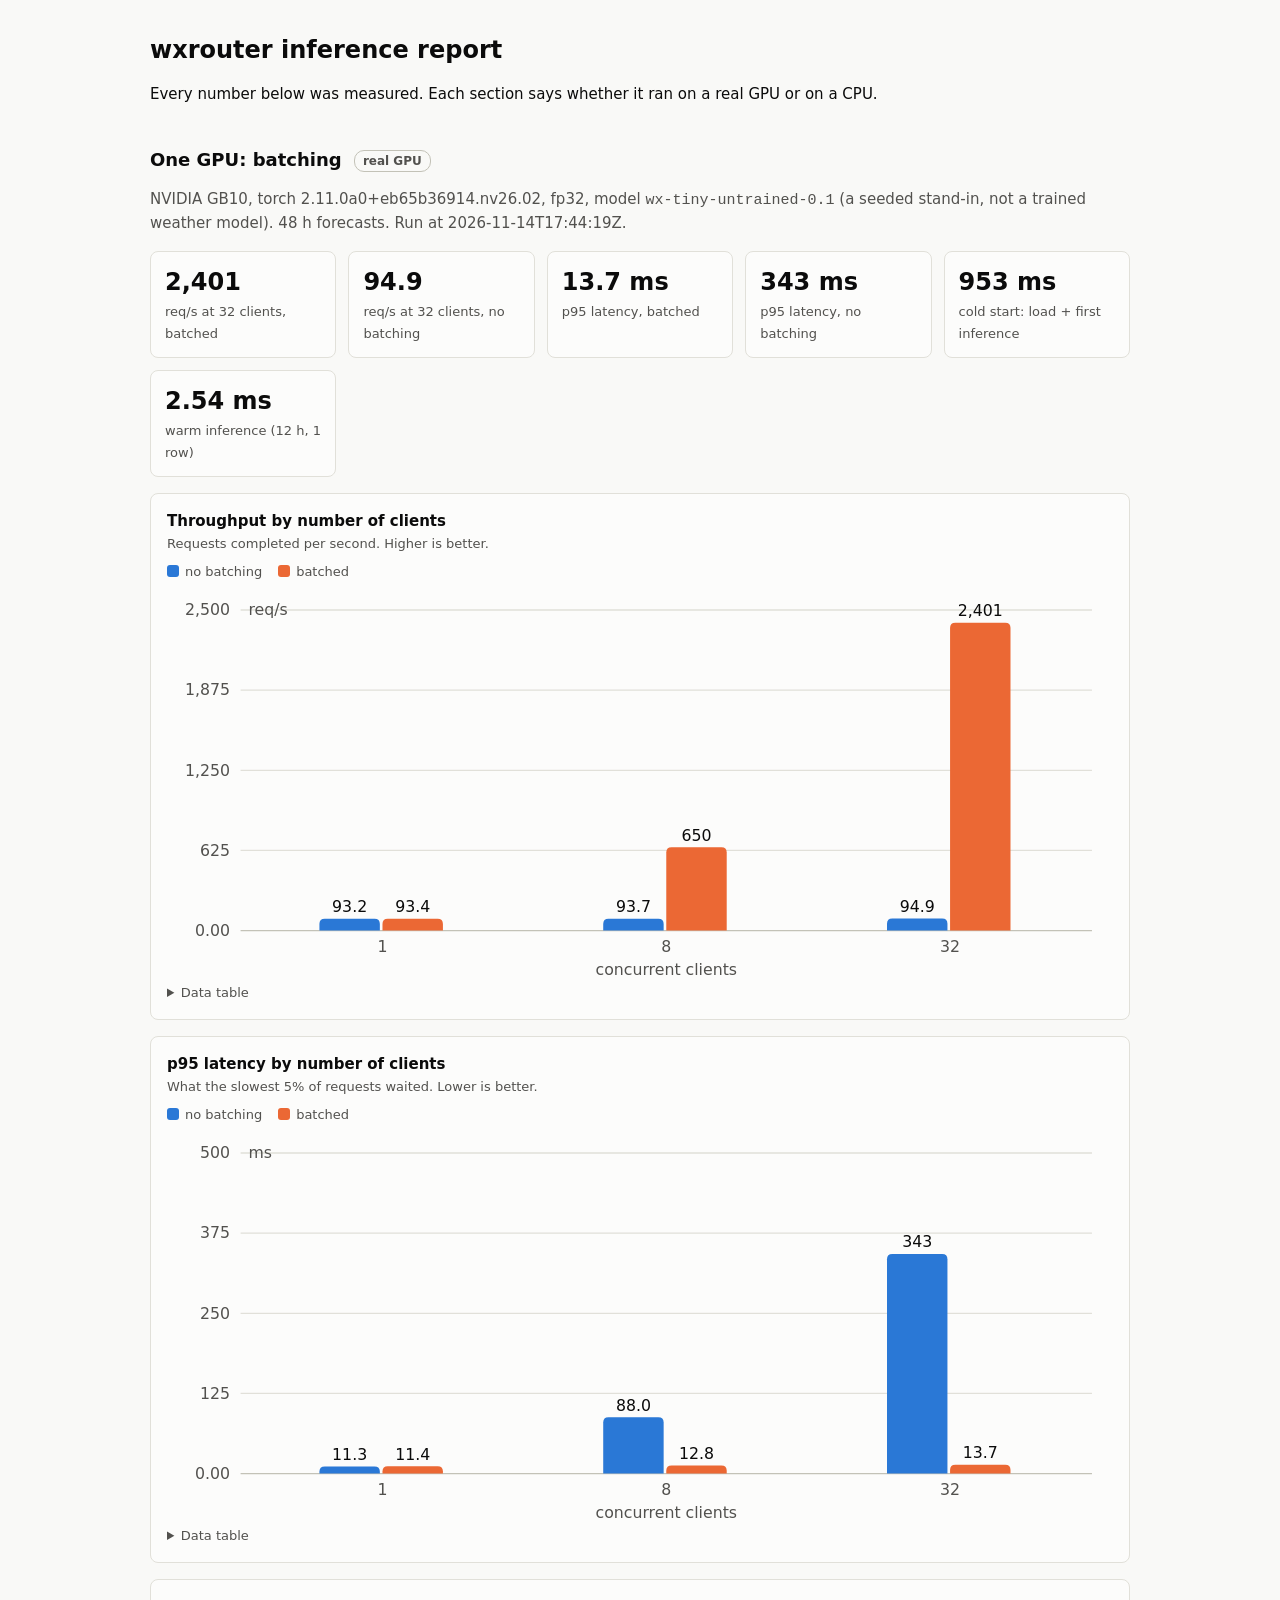
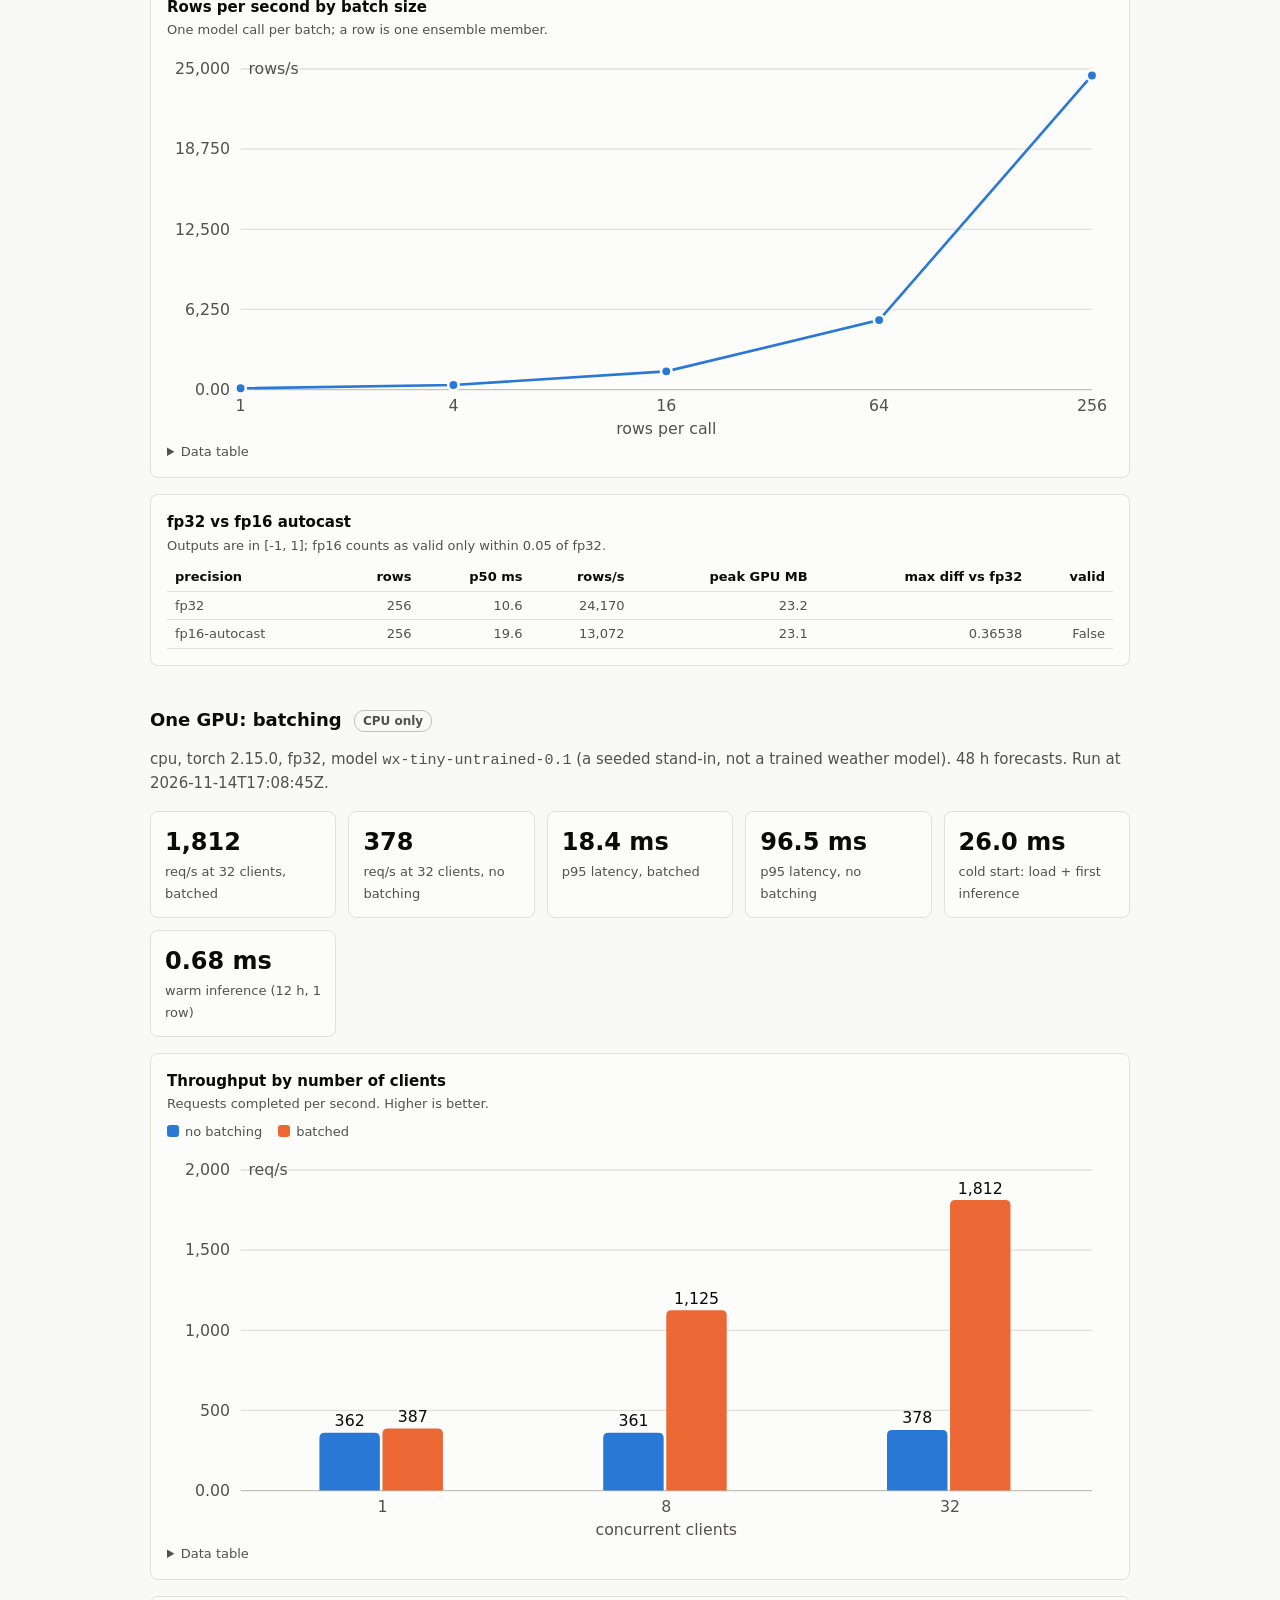
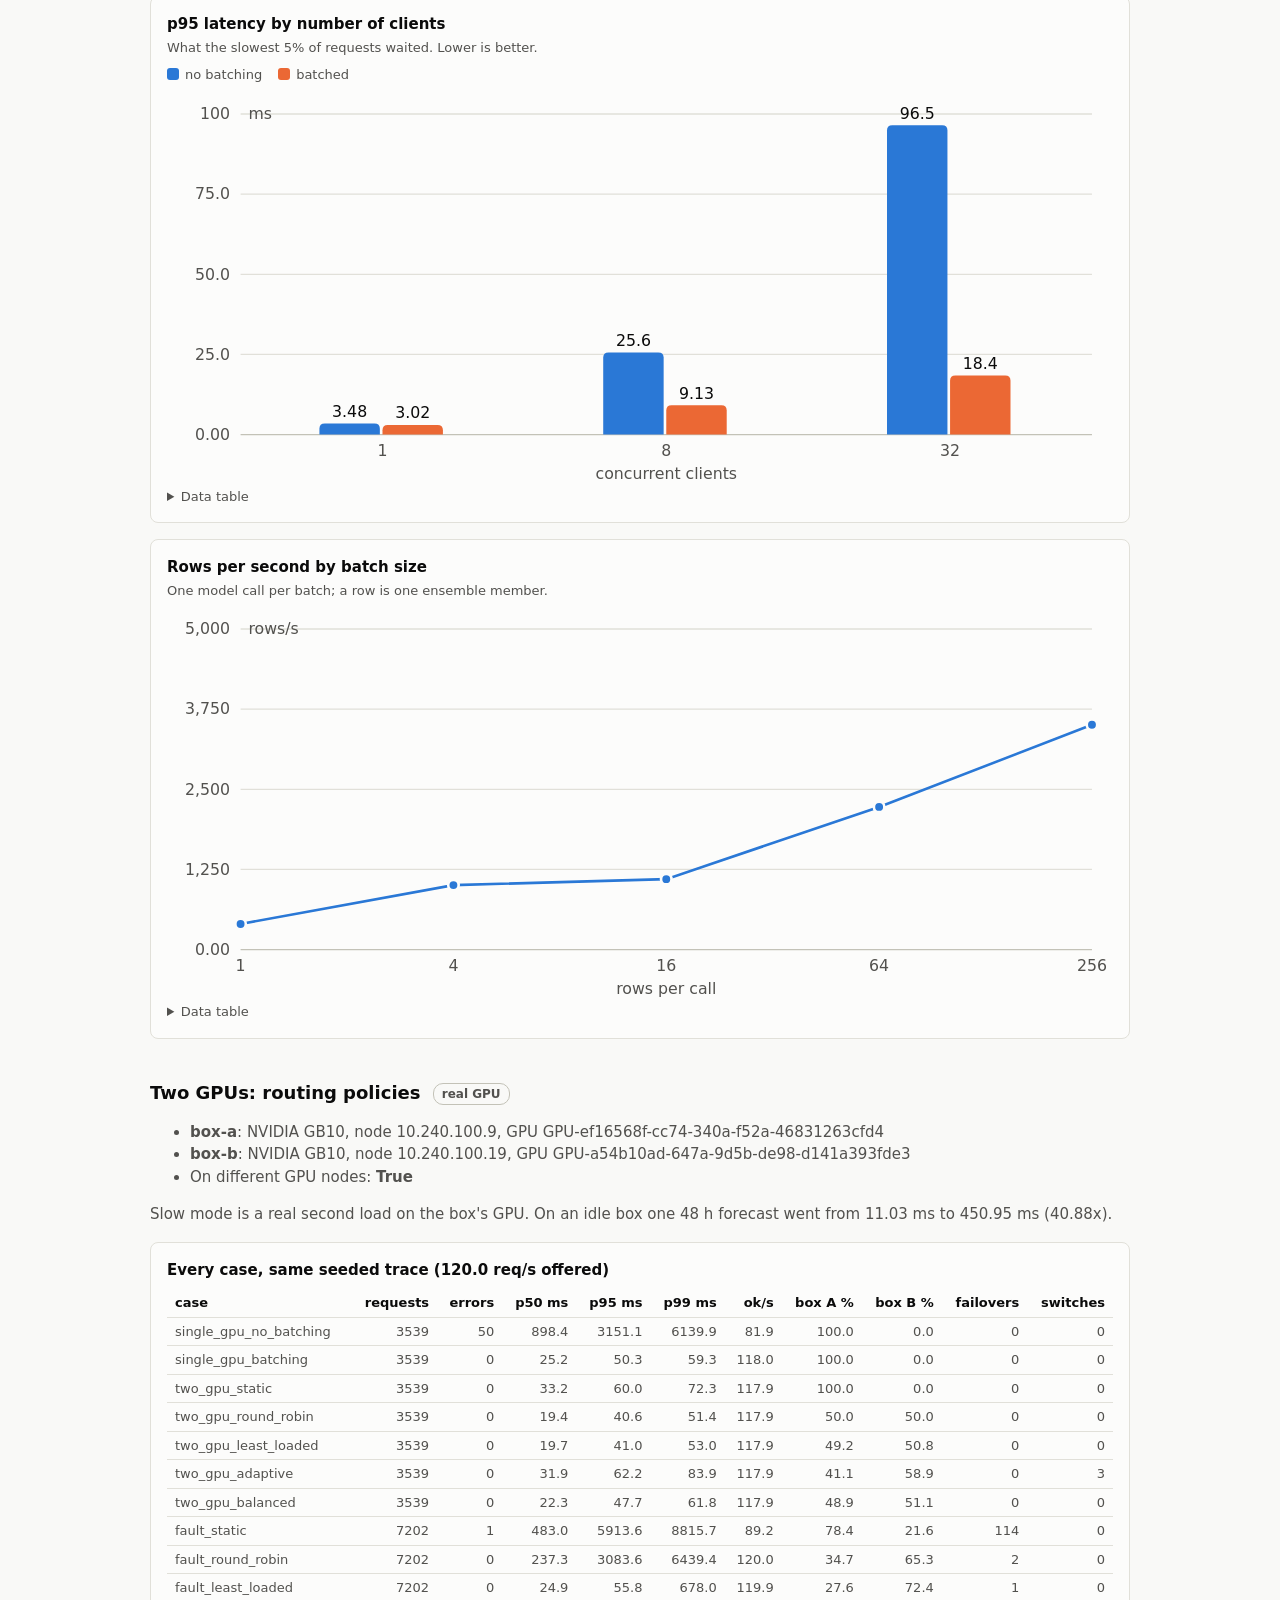
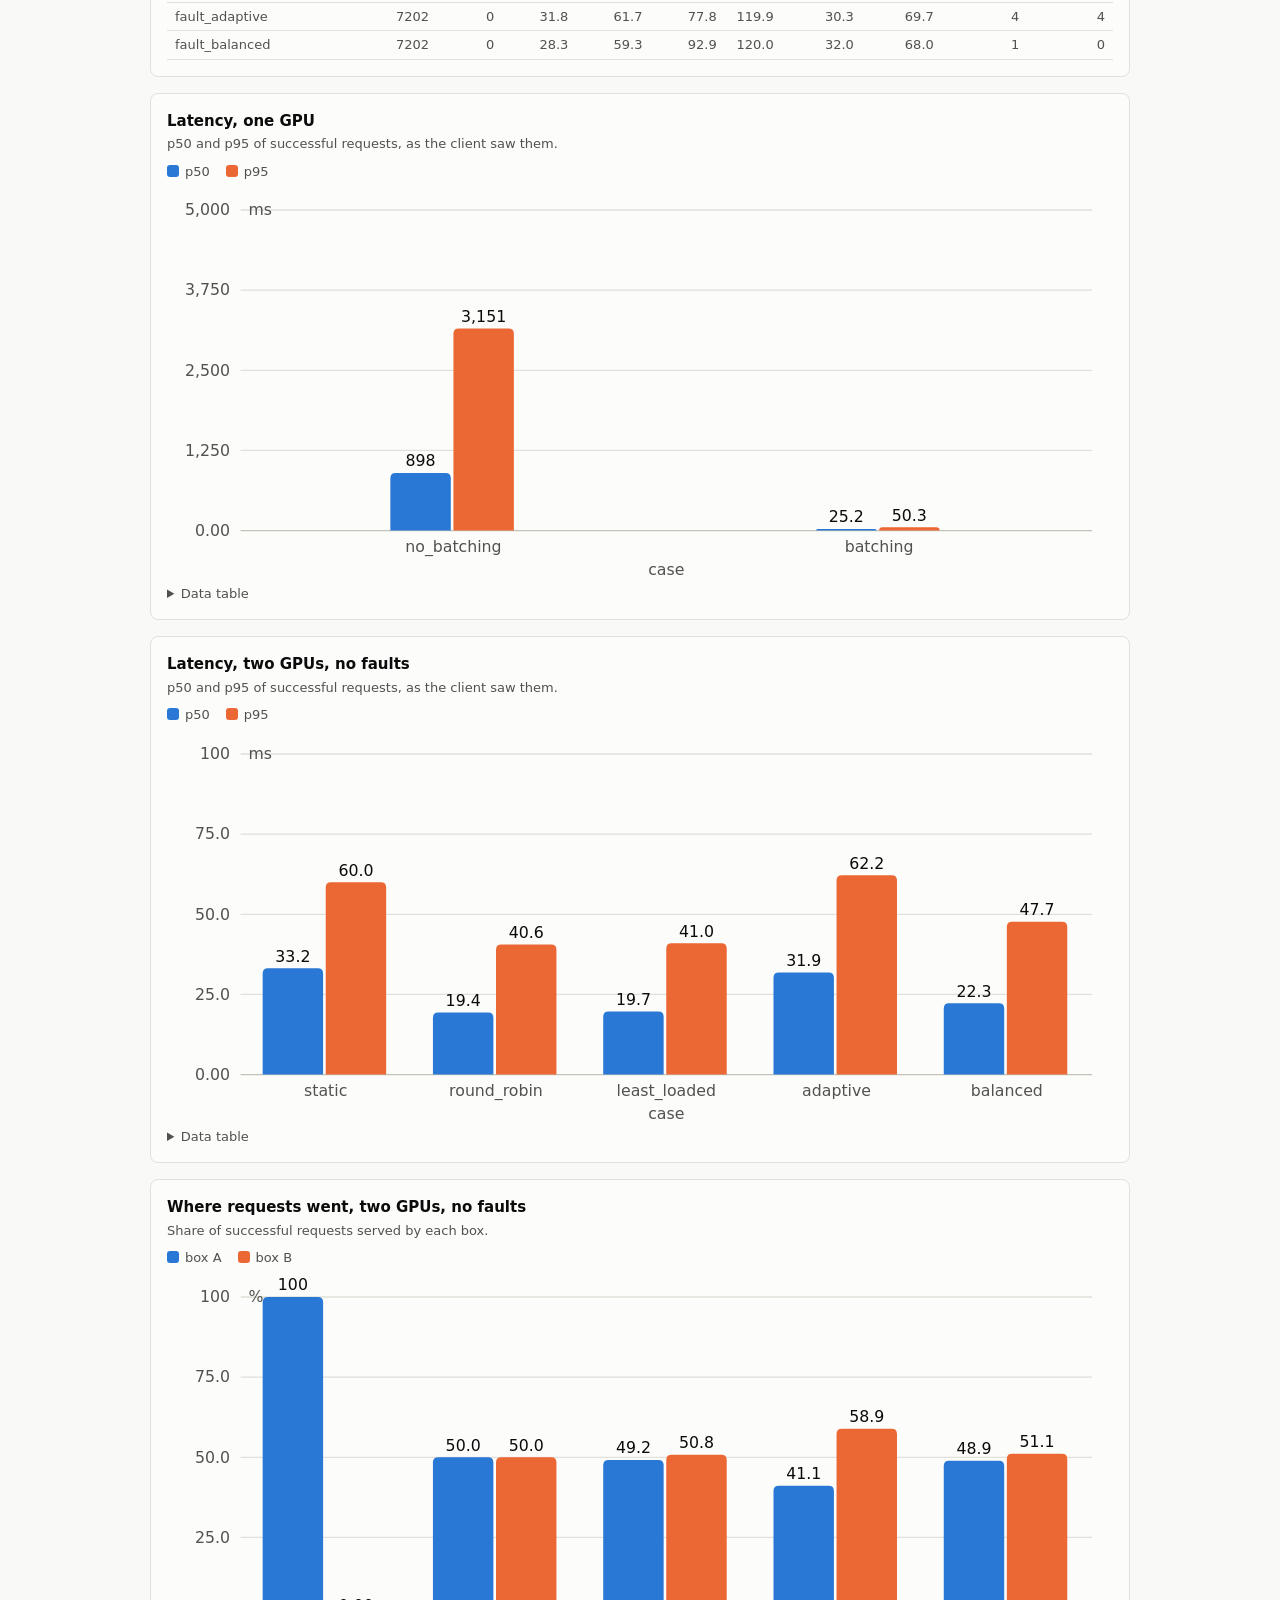
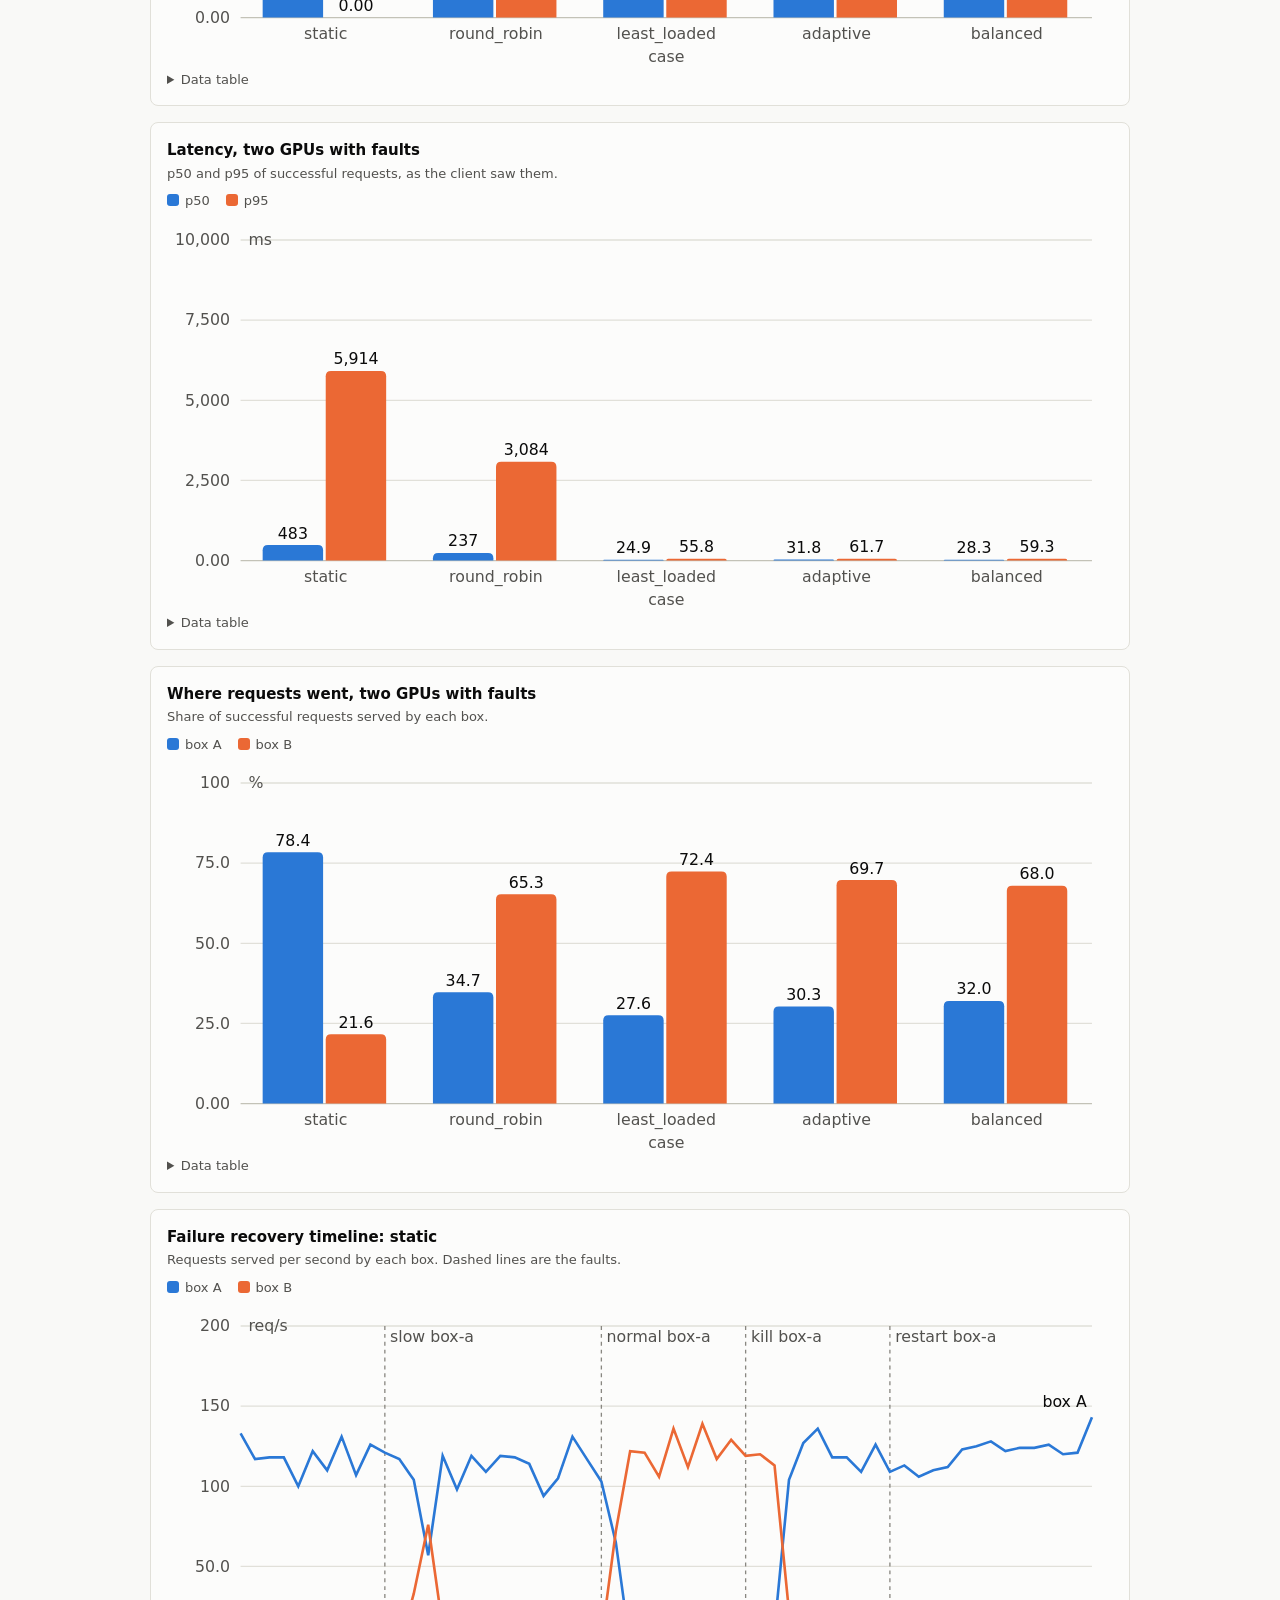
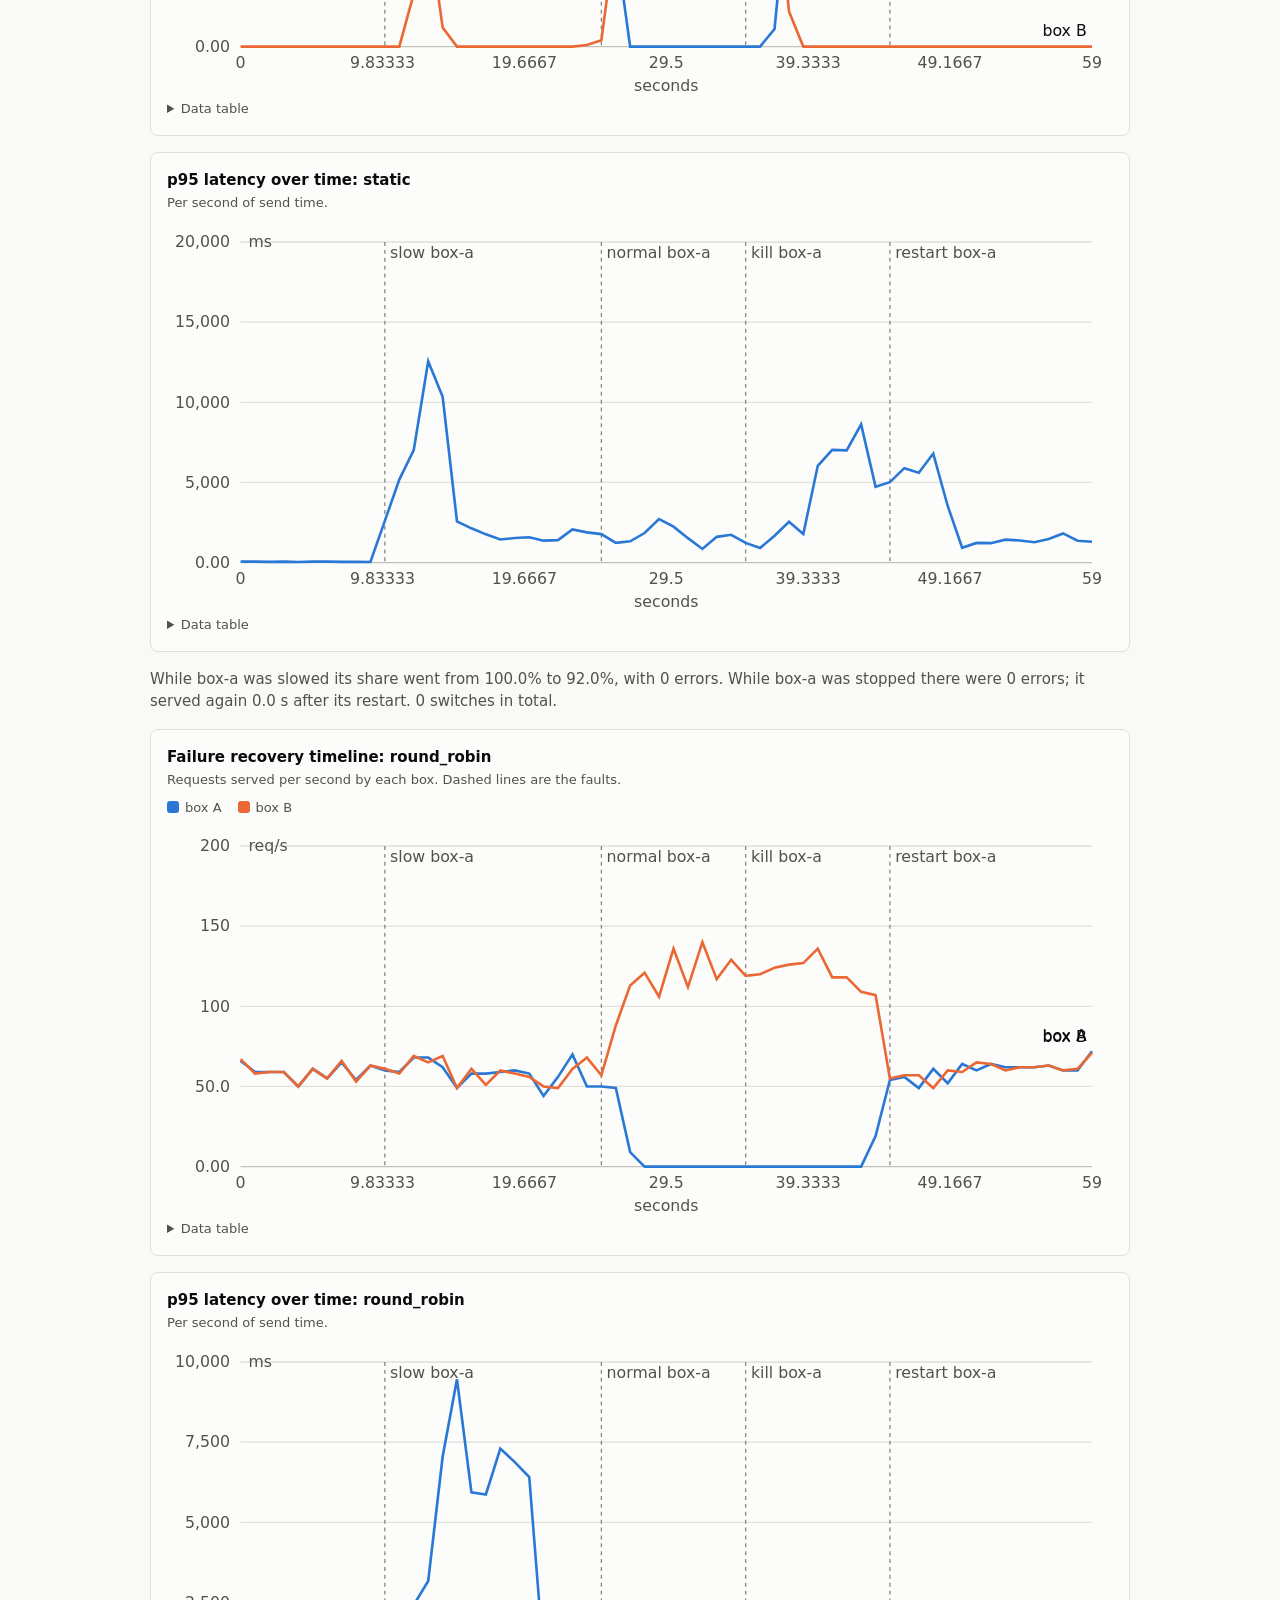
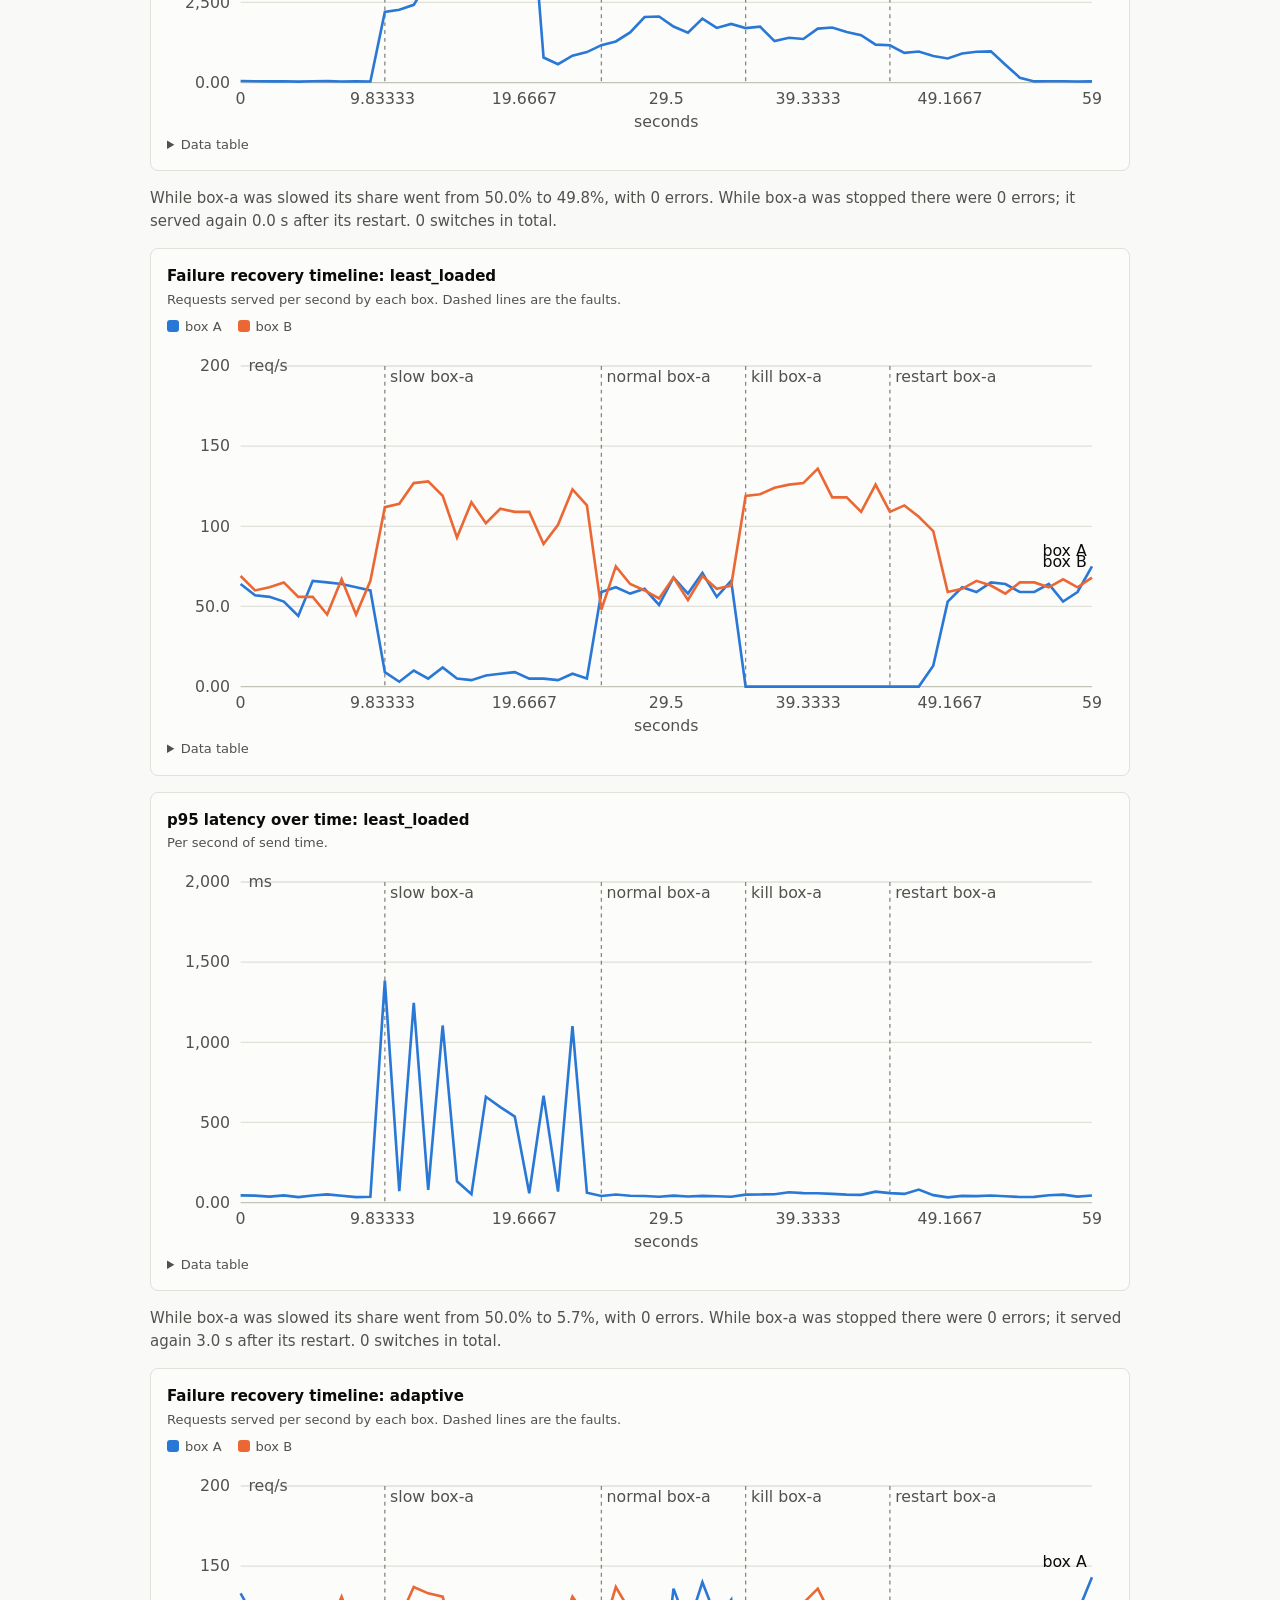
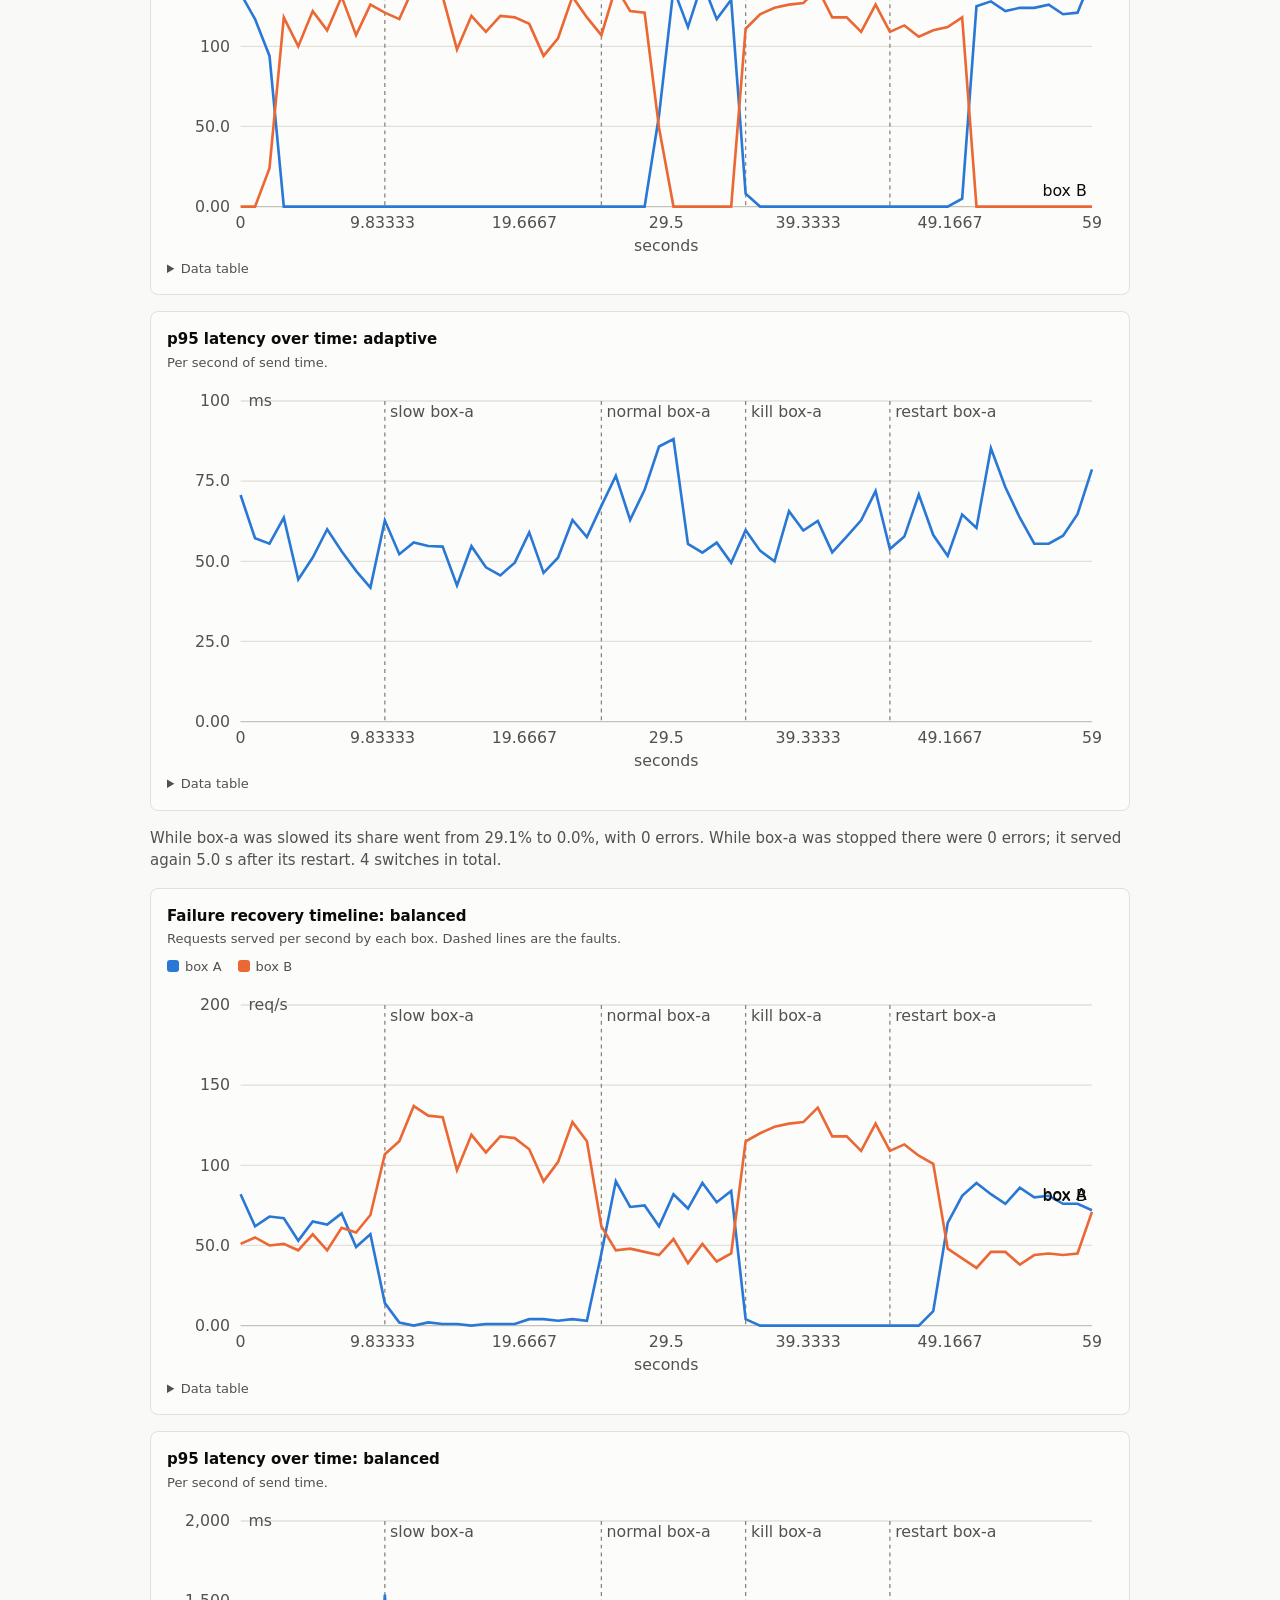
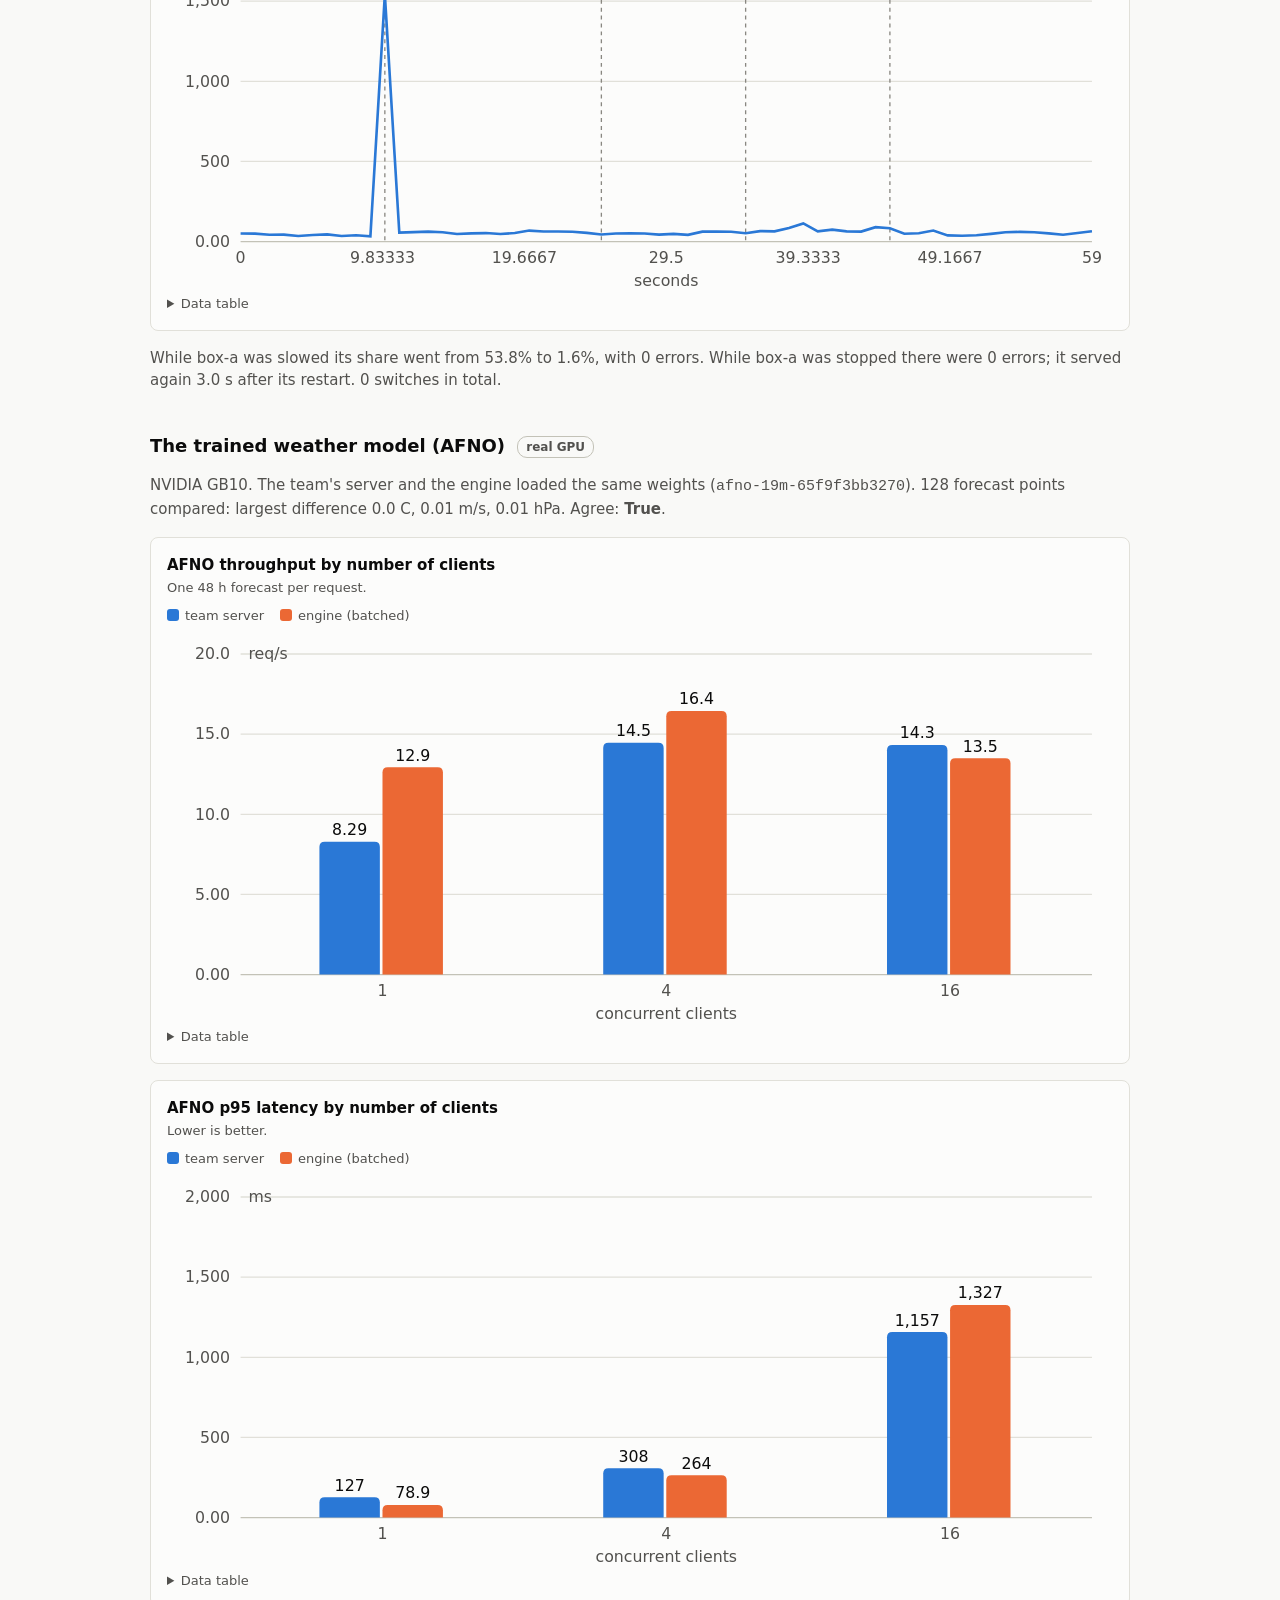
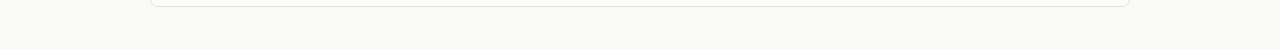
<file: results/inference/report.html>
<!doctype html><html lang="en"><head><meta charset="utf-8"><meta name="viewport" content="width=device-width,initial-scale=1"><title>wxrouter inference report</title><style>
:root { --surface:#fcfcfb; --page:#f9f9f7; --ink:#0b0b0b; --ink2:#52514e; --muted:#898781; --grid:#e1e0d9;
        --axis:#c3c2b7; --s1:#2a78d6; --s2:#eb6834; --event:#898781; }
@media (prefers-color-scheme: dark) {
  :root { --surface:#1a1a19; --page:#0d0d0d; --ink:#f0efec; --ink2:#c3c2b7; --muted:#898781; --grid:#2c2c2a;
          --axis:#383835; --s1:#3987e5; --s2:#d95926; --event:#898781; } }
body { background:var(--page); color:var(--ink); font:15px/1.5 system-ui,-apple-system,"Segoe UI",sans-serif;
       margin:0; padding:32px; max-width:980px; margin-inline:auto; }
h1 { font-size:24px; margin:0 0 4px; } h2 { font-size:18px; margin:40px 0 4px; } h3 { font-size:15px; margin:0 0 2px; }
p, li { color:var(--ink2); } p.lead { color:var(--ink); }
.tag { display:inline-block; font-size:12px; padding:1px 8px; border:1px solid var(--axis); border-radius:10px;
       color:var(--ink2); margin-left:6px; vertical-align:middle; }
figure { background:var(--surface); border:1px solid var(--grid); border-radius:8px; padding:16px; margin:16px 0; }
figcaption { color:var(--ink2); font-size:13px; margin-bottom:8px; }
svg { width:100%; height:auto; display:block; } svg text { fill:var(--ink2); font-size:12px; }
svg .val { fill:var(--ink); } svg .axis { stroke:var(--axis); } svg .grid { stroke:var(--grid); }
.legend { display:flex; gap:16px; font-size:13px; color:var(--ink2); margin:4px 0 8px; }
.legend i { display:inline-block; width:12px; height:12px; border-radius:3px; margin-right:6px; vertical-align:-1px; }
.tiles { display:grid; grid-template-columns:repeat(auto-fit,minmax(170px,1fr)); gap:12px; margin:16px 0; }
.tile { background:var(--surface); border:1px solid var(--grid); border-radius:8px; padding:12px 14px; }
.tile b { display:block; font-size:24px; color:var(--ink); } .tile span { font-size:13px; color:var(--ink2); }
table { border-collapse:collapse; width:100%; font-size:13px; margin-top:8px; }
th, td { text-align:right; padding:4px 8px; border-bottom:1px solid var(--grid); color:var(--ink2); }
th:first-child, td:first-child { text-align:left; } th { color:var(--ink); font-weight:600; }
details summary { cursor:pointer; color:var(--ink2); font-size:13px; }
</style></head><body><h1>wxrouter inference report</h1><p class="lead">Every number below was measured. Each section says whether it ran on a real GPU or on a CPU.</p><h2>One GPU: batching <span class="tag">real GPU</span></h2><p>NVIDIA GB10, torch 2.11.0a0+eb65b36914.nv26.02, fp32, model <code>wx-tiny-untrained-0.1</code> (a seeded stand-in, not a trained weather model). 48 h forecasts. Run at 2026-11-14T17:44:19Z.</p><div class="tiles"><div class="tile"><b>2,401</b><span>req/s at 32 clients, batched</span></div><div class="tile"><b>94.9</b><span>req/s at 32 clients, no batching</span></div><div class="tile"><b>13.7 ms</b><span>p95 latency, batched</span></div><div class="tile"><b>343 ms</b><span>p95 latency, no batching</span></div><div class="tile"><b>953 ms</b><span>cold start: load + first inference</span></div><div class="tile"><b>2.54 ms</b><span>warm inference (12 h, 1 row)</span></div></div><figure><h3>Throughput by number of clients</h3><figcaption>Requests completed per second. Higher is better.</figcaption><div class="legend"><span><i style="background:var(--s1)"></i>no batching</span><span><i style="background:var(--s2)"></i>batched</span></div><svg viewBox="0 0 720 300" role="img" aria-label="Throughput by number of clients"><line class="axis" x1="56" x2="704" y1="260.0" y2="260.0"/><text x="48" y="264.0" text-anchor="end">0.00</text><line class="grid" x1="56" x2="704" y1="199.0" y2="199.0"/><text x="48" y="203.0" text-anchor="end">625</text><line class="grid" x1="56" x2="704" y1="138.0" y2="138.0"/><text x="48" y="142.0" text-anchor="end">1,250</text><line class="grid" x1="56" x2="704" y1="77.0" y2="77.0"/><text x="48" y="81.0" text-anchor="end">1,875</text><line class="grid" x1="56" x2="704" y1="16.0" y2="16.0"/><text x="48" y="20.0" text-anchor="end">2,500</text><text x="62" y="20" text-anchor="start">req/s</text><path d="M116.0,260.0 V254.9 Q116.0,250.9 120.0,250.9 H158.0 Q162.0,250.9 162.0,254.9 V260.0 Z" fill="var(--s1)"><title>no batching, 1 concurrent clients: 93.2 req/s</title></path><text class="val" x="139.0" y="245.9" text-anchor="middle">93.2</text><path d="M164.0,260.0 V254.9 Q164.0,250.9 168.0,250.9 H206.0 Q210.0,250.9 210.0,254.9 V260.0 Z" fill="var(--s2)"><title>batched, 1 concurrent clients: 93.4 req/s</title></path><text class="val" x="187.0" y="245.9" text-anchor="middle">93.4</text><text x="164.0" y="276" text-anchor="middle">1</text><path d="M332.0,260.0 V254.9 Q332.0,250.9 336.0,250.9 H374.0 Q378.0,250.9 378.0,254.9 V260.0 Z" fill="var(--s1)"><title>no batching, 8 concurrent clients: 93.7 req/s</title></path><text class="val" x="355.0" y="245.9" text-anchor="middle">93.7</text><path d="M380.0,260.0 V200.6 Q380.0,196.6 384.0,196.6 H422.0 Q426.0,196.6 426.0,200.6 V260.0 Z" fill="var(--s2)"><title>batched, 8 concurrent clients: 650 req/s</title></path><text class="val" x="403.0" y="191.6" text-anchor="middle">650</text><text x="380.0" y="276" text-anchor="middle">8</text><path d="M548.0,260.0 V254.7 Q548.0,250.7 552.0,250.7 H590.0 Q594.0,250.7 594.0,254.7 V260.0 Z" fill="var(--s1)"><title>no batching, 32 concurrent clients: 94.9 req/s</title></path><text class="val" x="571.0" y="245.7" text-anchor="middle">94.9</text><path d="M596.0,260.0 V29.7 Q596.0,25.7 600.0,25.7 H638.0 Q642.0,25.7 642.0,29.7 V260.0 Z" fill="var(--s2)"><title>batched, 32 concurrent clients: 2,401 req/s</title></path><text class="val" x="619.0" y="20.7" text-anchor="middle">2,401</text><text x="596.0" y="276" text-anchor="middle">32</text><text x="380.0" y="294" text-anchor="middle">concurrent clients</text></svg><details><summary>Data table</summary><table><tr><th>concurrent clients</th><th>no batching (req/s)</th><th>batched (req/s)</th></tr><tr><td>1</td><td>93.2</td><td>93.4</td></tr><tr><td>8</td><td>93.7</td><td>650</td></tr><tr><td>32</td><td>94.9</td><td>2,401</td></tr></table></details></figure><figure><h3>p95 latency by number of clients</h3><figcaption>What the slowest 5% of requests waited. Lower is better.</figcaption><div class="legend"><span><i style="background:var(--s1)"></i>no batching</span><span><i style="background:var(--s2)"></i>batched</span></div><svg viewBox="0 0 720 300" role="img" aria-label="p95 latency by number of clients"><line class="axis" x1="56" x2="704" y1="260.0" y2="260.0"/><text x="48" y="264.0" text-anchor="end">0.00</text><line class="grid" x1="56" x2="704" y1="199.0" y2="199.0"/><text x="48" y="203.0" text-anchor="end">125</text><line class="grid" x1="56" x2="704" y1="138.0" y2="138.0"/><text x="48" y="142.0" text-anchor="end">250</text><line class="grid" x1="56" x2="704" y1="77.0" y2="77.0"/><text x="48" y="81.0" text-anchor="end">375</text><line class="grid" x1="56" x2="704" y1="16.0" y2="16.0"/><text x="48" y="20.0" text-anchor="end">500</text><text x="62" y="20" text-anchor="start">ms</text><path d="M116.0,260.0 V258.5 Q116.0,254.5 120.0,254.5 H158.0 Q162.0,254.5 162.0,258.5 V260.0 Z" fill="var(--s1)"><title>no batching, 1 concurrent clients: 11.3 ms</title></path><text class="val" x="139.0" y="249.5" text-anchor="middle">11.3</text><path d="M164.0,260.0 V258.4 Q164.0,254.4 168.0,254.4 H206.0 Q210.0,254.4 210.0,258.4 V260.0 Z" fill="var(--s2)"><title>batched, 1 concurrent clients: 11.4 ms</title></path><text class="val" x="187.0" y="249.4" text-anchor="middle">11.4</text><text x="164.0" y="276" text-anchor="middle">1</text><path d="M332.0,260.0 V221.1 Q332.0,217.1 336.0,217.1 H374.0 Q378.0,217.1 378.0,221.1 V260.0 Z" fill="var(--s1)"><title>no batching, 8 concurrent clients: 88.0 ms</title></path><text class="val" x="355.0" y="212.1" text-anchor="middle">88.0</text><path d="M380.0,260.0 V257.8 Q380.0,253.8 384.0,253.8 H422.0 Q426.0,253.8 426.0,257.8 V260.0 Z" fill="var(--s2)"><title>batched, 8 concurrent clients: 12.8 ms</title></path><text class="val" x="403.0" y="248.8" text-anchor="middle">12.8</text><text x="380.0" y="276" text-anchor="middle">8</text><path d="M548.0,260.0 V96.9 Q548.0,92.9 552.0,92.9 H590.0 Q594.0,92.9 594.0,96.9 V260.0 Z" fill="var(--s1)"><title>no batching, 32 concurrent clients: 343 ms</title></path><text class="val" x="571.0" y="87.9" text-anchor="middle">343</text><path d="M596.0,260.0 V257.3 Q596.0,253.3 600.0,253.3 H638.0 Q642.0,253.3 642.0,257.3 V260.0 Z" fill="var(--s2)"><title>batched, 32 concurrent clients: 13.7 ms</title></path><text class="val" x="619.0" y="248.3" text-anchor="middle">13.7</text><text x="596.0" y="276" text-anchor="middle">32</text><text x="380.0" y="294" text-anchor="middle">concurrent clients</text></svg><details><summary>Data table</summary><table><tr><th>concurrent clients</th><th>no batching (ms)</th><th>batched (ms)</th></tr><tr><td>1</td><td>11.3</td><td>11.4</td></tr><tr><td>8</td><td>88.0</td><td>12.8</td></tr><tr><td>32</td><td>343</td><td>13.7</td></tr></table></details></figure><figure><h3>Rows per second by batch size</h3><figcaption>One model call per batch; a row is one ensemble member.</figcaption><svg viewBox="0 0 720 300" role="img" aria-label="Rows per second by batch size"><line class="axis" x1="56" x2="704" y1="260.0" y2="260.0"/><text x="48" y="264.0" text-anchor="end">0.00</text><line class="grid" x1="56" x2="704" y1="199.0" y2="199.0"/><text x="48" y="203.0" text-anchor="end">6,250</text><line class="grid" x1="56" x2="704" y1="138.0" y2="138.0"/><text x="48" y="142.0" text-anchor="end">12,500</text><line class="grid" x1="56" x2="704" y1="77.0" y2="77.0"/><text x="48" y="81.0" text-anchor="end">18,750</text><line class="grid" x1="56" x2="704" y1="16.0" y2="16.0"/><text x="48" y="20.0" text-anchor="end">25,000</text><text x="62" y="20" text-anchor="start">rows/s</text><path d="M56.0,259.0 L218.0,256.5 L380.0,246.1 L542.0,207.1 L704.0,20.9" fill="none" stroke="var(--s1)" stroke-width="2"/><circle cx="56.0" cy="259.0" r="7" fill="transparent"><title>rows/s at 1 rows per call: 101 rows/s</title></circle><circle cx="56.0" cy="259.0" r="4" fill="var(--s1)" stroke="var(--surface)" stroke-width="2" pointer-events="none"/><circle cx="218.0" cy="256.5" r="7" fill="transparent"><title>rows/s at 4 rows per call: 354 rows/s</title></circle><circle cx="218.0" cy="256.5" r="4" fill="var(--s1)" stroke="var(--surface)" stroke-width="2" pointer-events="none"/><circle cx="380.0" cy="246.1" r="7" fill="transparent"><title>rows/s at 16 rows per call: 1,424 rows/s</title></circle><circle cx="380.0" cy="246.1" r="4" fill="var(--s1)" stroke="var(--surface)" stroke-width="2" pointer-events="none"/><circle cx="542.0" cy="207.1" r="7" fill="transparent"><title>rows/s at 64 rows per call: 5,420 rows/s</title></circle><circle cx="542.0" cy="207.1" r="4" fill="var(--s1)" stroke="var(--surface)" stroke-width="2" pointer-events="none"/><circle cx="704.0" cy="20.9" r="7" fill="transparent"><title>rows/s at 256 rows per call: 24,500 rows/s</title></circle><circle cx="704.0" cy="20.9" r="4" fill="var(--s1)" stroke="var(--surface)" stroke-width="2" pointer-events="none"/><text x="56.0" y="276" text-anchor="middle">1</text><text x="218.0" y="276" text-anchor="middle">4</text><text x="380.0" y="276" text-anchor="middle">16</text><text x="542.0" y="276" text-anchor="middle">64</text><text x="704.0" y="276" text-anchor="middle">256</text><text x="380.0" y="294" text-anchor="middle">rows per call</text></svg><details><summary>Data table</summary><table><tr><th>rows per call</th><th>rows/s (rows/s)</th></tr><tr><td>1</td><td>101</td></tr><tr><td>4</td><td>354</td></tr><tr><td>16</td><td>1,424</td></tr><tr><td>64</td><td>5,420</td></tr><tr><td>256</td><td>24,500</td></tr></table></details></figure><figure><h3>fp32 vs fp16 autocast</h3><figcaption>Outputs are in [-1, 1]; fp16 counts as valid only within 0.05 of fp32.</figcaption><table><tr><th>precision</th><th>rows</th><th>p50 ms</th><th>rows/s</th><th>peak GPU MB</th><th>max diff vs fp32</th><th>valid</th></tr><tr><td>fp32</td><td>256</td><td>10.6</td><td>24,170</td><td>23.2</td><td></td><td></td></tr><tr><td>fp16-autocast</td><td>256</td><td>19.6</td><td>13,072</td><td>23.1</td><td>0.36538</td><td>False</td></tr></table></figure><h2>One GPU: batching <span class="tag">CPU only</span></h2><p>cpu, torch 2.15.0, fp32, model <code>wx-tiny-untrained-0.1</code> (a seeded stand-in, not a trained weather model). 48 h forecasts. Run at 2026-11-14T17:08:45Z.</p><div class="tiles"><div class="tile"><b>1,812</b><span>req/s at 32 clients, batched</span></div><div class="tile"><b>378</b><span>req/s at 32 clients, no batching</span></div><div class="tile"><b>18.4 ms</b><span>p95 latency, batched</span></div><div class="tile"><b>96.5 ms</b><span>p95 latency, no batching</span></div><div class="tile"><b>26.0 ms</b><span>cold start: load + first inference</span></div><div class="tile"><b>0.68 ms</b><span>warm inference (12 h, 1 row)</span></div></div><figure><h3>Throughput by number of clients</h3><figcaption>Requests completed per second. Higher is better.</figcaption><div class="legend"><span><i style="background:var(--s1)"></i>no batching</span><span><i style="background:var(--s2)"></i>batched</span></div><svg viewBox="0 0 720 300" role="img" aria-label="Throughput by number of clients"><line class="axis" x1="56" x2="704" y1="260.0" y2="260.0"/><text x="48" y="264.0" text-anchor="end">0.00</text><line class="grid" x1="56" x2="704" y1="199.0" y2="199.0"/><text x="48" y="203.0" text-anchor="end">500</text><line class="grid" x1="56" x2="704" y1="138.0" y2="138.0"/><text x="48" y="142.0" text-anchor="end">1,000</text><line class="grid" x1="56" x2="704" y1="77.0" y2="77.0"/><text x="48" y="81.0" text-anchor="end">1,500</text><line class="grid" x1="56" x2="704" y1="16.0" y2="16.0"/><text x="48" y="20.0" text-anchor="end">2,000</text><text x="62" y="20" text-anchor="start">req/s</text><path d="M116.0,260.0 V219.9 Q116.0,215.9 120.0,215.9 H158.0 Q162.0,215.9 162.0,219.9 V260.0 Z" fill="var(--s1)"><title>no batching, 1 concurrent clients: 362 req/s</title></path><text class="val" x="139.0" y="210.9" text-anchor="middle">362</text><path d="M164.0,260.0 V216.7 Q164.0,212.7 168.0,212.7 H206.0 Q210.0,212.7 210.0,216.7 V260.0 Z" fill="var(--s2)"><title>batched, 1 concurrent clients: 387 req/s</title></path><text class="val" x="187.0" y="207.7" text-anchor="middle">387</text><text x="164.0" y="276" text-anchor="middle">1</text><path d="M332.0,260.0 V220.0 Q332.0,216.0 336.0,216.0 H374.0 Q378.0,216.0 378.0,220.0 V260.0 Z" fill="var(--s1)"><title>no batching, 8 concurrent clients: 361 req/s</title></path><text class="val" x="355.0" y="211.0" text-anchor="middle">361</text><path d="M380.0,260.0 V126.7 Q380.0,122.7 384.0,122.7 H422.0 Q426.0,122.7 426.0,126.7 V260.0 Z" fill="var(--s2)"><title>batched, 8 concurrent clients: 1,125 req/s</title></path><text class="val" x="403.0" y="117.7" text-anchor="middle">1,125</text><text x="380.0" y="276" text-anchor="middle">8</text><path d="M548.0,260.0 V217.8 Q548.0,213.8 552.0,213.8 H590.0 Q594.0,213.8 594.0,217.8 V260.0 Z" fill="var(--s1)"><title>no batching, 32 concurrent clients: 378 req/s</title></path><text class="val" x="571.0" y="208.8" text-anchor="middle">378</text><path d="M596.0,260.0 V42.9 Q596.0,38.9 600.0,38.9 H638.0 Q642.0,38.9 642.0,42.9 V260.0 Z" fill="var(--s2)"><title>batched, 32 concurrent clients: 1,812 req/s</title></path><text class="val" x="619.0" y="33.9" text-anchor="middle">1,812</text><text x="596.0" y="276" text-anchor="middle">32</text><text x="380.0" y="294" text-anchor="middle">concurrent clients</text></svg><details><summary>Data table</summary><table><tr><th>concurrent clients</th><th>no batching (req/s)</th><th>batched (req/s)</th></tr><tr><td>1</td><td>362</td><td>387</td></tr><tr><td>8</td><td>361</td><td>1,125</td></tr><tr><td>32</td><td>378</td><td>1,812</td></tr></table></details></figure><figure><h3>p95 latency by number of clients</h3><figcaption>What the slowest 5% of requests waited. Lower is better.</figcaption><div class="legend"><span><i style="background:var(--s1)"></i>no batching</span><span><i style="background:var(--s2)"></i>batched</span></div><svg viewBox="0 0 720 300" role="img" aria-label="p95 latency by number of clients"><line class="axis" x1="56" x2="704" y1="260.0" y2="260.0"/><text x="48" y="264.0" text-anchor="end">0.00</text><line class="grid" x1="56" x2="704" y1="199.0" y2="199.0"/><text x="48" y="203.0" text-anchor="end">25.0</text><line class="grid" x1="56" x2="704" y1="138.0" y2="138.0"/><text x="48" y="142.0" text-anchor="end">50.0</text><line class="grid" x1="56" x2="704" y1="77.0" y2="77.0"/><text x="48" y="81.0" text-anchor="end">75.0</text><line class="grid" x1="56" x2="704" y1="16.0" y2="16.0"/><text x="48" y="20.0" text-anchor="end">100</text><text x="62" y="20" text-anchor="start">ms</text><path d="M116.0,260.0 V255.5 Q116.0,251.5 120.0,251.5 H158.0 Q162.0,251.5 162.0,255.5 V260.0 Z" fill="var(--s1)"><title>no batching, 1 concurrent clients: 3.48 ms</title></path><text class="val" x="139.0" y="246.5" text-anchor="middle">3.48</text><path d="M164.0,260.0 V256.6 Q164.0,252.6 168.0,252.6 H206.0 Q210.0,252.6 210.0,256.6 V260.0 Z" fill="var(--s2)"><title>batched, 1 concurrent clients: 3.02 ms</title></path><text class="val" x="187.0" y="247.6" text-anchor="middle">3.02</text><text x="164.0" y="276" text-anchor="middle">1</text><path d="M332.0,260.0 V201.6 Q332.0,197.6 336.0,197.6 H374.0 Q378.0,197.6 378.0,201.6 V260.0 Z" fill="var(--s1)"><title>no batching, 8 concurrent clients: 25.6 ms</title></path><text class="val" x="355.0" y="192.6" text-anchor="middle">25.6</text><path d="M380.0,260.0 V241.7 Q380.0,237.7 384.0,237.7 H422.0 Q426.0,237.7 426.0,241.7 V260.0 Z" fill="var(--s2)"><title>batched, 8 concurrent clients: 9.13 ms</title></path><text class="val" x="403.0" y="232.7" text-anchor="middle">9.13</text><text x="380.0" y="276" text-anchor="middle">8</text><path d="M548.0,260.0 V28.6 Q548.0,24.6 552.0,24.6 H590.0 Q594.0,24.6 594.0,28.6 V260.0 Z" fill="var(--s1)"><title>no batching, 32 concurrent clients: 96.5 ms</title></path><text class="val" x="571.0" y="19.6" text-anchor="middle">96.5</text><path d="M596.0,260.0 V219.1 Q596.0,215.1 600.0,215.1 H638.0 Q642.0,215.1 642.0,219.1 V260.0 Z" fill="var(--s2)"><title>batched, 32 concurrent clients: 18.4 ms</title></path><text class="val" x="619.0" y="210.1" text-anchor="middle">18.4</text><text x="596.0" y="276" text-anchor="middle">32</text><text x="380.0" y="294" text-anchor="middle">concurrent clients</text></svg><details><summary>Data table</summary><table><tr><th>concurrent clients</th><th>no batching (ms)</th><th>batched (ms)</th></tr><tr><td>1</td><td>3.48</td><td>3.02</td></tr><tr><td>8</td><td>25.6</td><td>9.13</td></tr><tr><td>32</td><td>96.5</td><td>18.4</td></tr></table></details></figure><figure><h3>Rows per second by batch size</h3><figcaption>One model call per batch; a row is one ensemble member.</figcaption><svg viewBox="0 0 720 300" role="img" aria-label="Rows per second by batch size"><line class="axis" x1="56" x2="704" y1="260.0" y2="260.0"/><text x="48" y="264.0" text-anchor="end">0.00</text><line class="grid" x1="56" x2="704" y1="199.0" y2="199.0"/><text x="48" y="203.0" text-anchor="end">1,250</text><line class="grid" x1="56" x2="704" y1="138.0" y2="138.0"/><text x="48" y="142.0" text-anchor="end">2,500</text><line class="grid" x1="56" x2="704" y1="77.0" y2="77.0"/><text x="48" y="81.0" text-anchor="end">3,750</text><line class="grid" x1="56" x2="704" y1="16.0" y2="16.0"/><text x="48" y="20.0" text-anchor="end">5,000</text><text x="62" y="20" text-anchor="start">rows/s</text><path d="M56.0,240.5 L218.0,210.9 L380.0,206.4 L542.0,151.4 L704.0,88.9" fill="none" stroke="var(--s1)" stroke-width="2"/><circle cx="56.0" cy="240.5" r="7" fill="transparent"><title>rows/s at 1 rows per call: 400 rows/s</title></circle><circle cx="56.0" cy="240.5" r="4" fill="var(--s1)" stroke="var(--surface)" stroke-width="2" pointer-events="none"/><circle cx="218.0" cy="210.9" r="7" fill="transparent"><title>rows/s at 4 rows per call: 1,007 rows/s</title></circle><circle cx="218.0" cy="210.9" r="4" fill="var(--s1)" stroke="var(--surface)" stroke-width="2" pointer-events="none"/><circle cx="380.0" cy="206.4" r="7" fill="transparent"><title>rows/s at 16 rows per call: 1,098 rows/s</title></circle><circle cx="380.0" cy="206.4" r="4" fill="var(--s1)" stroke="var(--surface)" stroke-width="2" pointer-events="none"/><circle cx="542.0" cy="151.4" r="7" fill="transparent"><title>rows/s at 64 rows per call: 2,224 rows/s</title></circle><circle cx="542.0" cy="151.4" r="4" fill="var(--s1)" stroke="var(--surface)" stroke-width="2" pointer-events="none"/><circle cx="704.0" cy="88.9" r="7" fill="transparent"><title>rows/s at 256 rows per call: 3,506 rows/s</title></circle><circle cx="704.0" cy="88.9" r="4" fill="var(--s1)" stroke="var(--surface)" stroke-width="2" pointer-events="none"/><text x="56.0" y="276" text-anchor="middle">1</text><text x="218.0" y="276" text-anchor="middle">4</text><text x="380.0" y="276" text-anchor="middle">16</text><text x="542.0" y="276" text-anchor="middle">64</text><text x="704.0" y="276" text-anchor="middle">256</text><text x="380.0" y="294" text-anchor="middle">rows per call</text></svg><details><summary>Data table</summary><table><tr><th>rows per call</th><th>rows/s (rows/s)</th></tr><tr><td>1</td><td>400</td></tr><tr><td>4</td><td>1,007</td></tr><tr><td>16</td><td>1,098</td></tr><tr><td>64</td><td>2,224</td></tr><tr><td>256</td><td>3,506</td></tr></table></details></figure><h2>Two GPUs: routing policies <span class="tag">real GPU</span></h2><ul><li><b>box-a</b>: NVIDIA GB10, node 10.240.100.9, GPU GPU-ef16568f-cc74-340a-f52a-46831263cfd4</li><li><b>box-b</b>: NVIDIA GB10, node 10.240.100.19, GPU GPU-a54b10ad-647a-9d5b-de98-d141a393fde3</li><li>On different GPU nodes: <b>True</b></li></ul><p>Slow mode is a real second load on the box's GPU. On an idle box one 48 h forecast went from 11.03 ms to 450.95 ms (40.88x).</p><figure><h3>Every case, same seeded trace (120.0 req/s offered)</h3><table><tr><th>case</th><th>requests</th><th>errors</th><th>p50 ms</th><th>p95 ms</th><th>p99 ms</th><th>ok/s</th><th>box A %</th><th>box B %</th><th>failovers</th><th>switches</th></tr><tr><td>single_gpu_no_batching</td><td>3539</td><td>50</td><td>898.4</td><td>3151.1</td><td>6139.9</td><td>81.9</td><td>100.0</td><td>0.0</td><td>0</td><td>0</td></tr><tr><td>single_gpu_batching</td><td>3539</td><td>0</td><td>25.2</td><td>50.3</td><td>59.3</td><td>118.0</td><td>100.0</td><td>0.0</td><td>0</td><td>0</td></tr><tr><td>two_gpu_static</td><td>3539</td><td>0</td><td>33.2</td><td>60.0</td><td>72.3</td><td>117.9</td><td>100.0</td><td>0.0</td><td>0</td><td>0</td></tr><tr><td>two_gpu_round_robin</td><td>3539</td><td>0</td><td>19.4</td><td>40.6</td><td>51.4</td><td>117.9</td><td>50.0</td><td>50.0</td><td>0</td><td>0</td></tr><tr><td>two_gpu_least_loaded</td><td>3539</td><td>0</td><td>19.7</td><td>41.0</td><td>53.0</td><td>117.9</td><td>49.2</td><td>50.8</td><td>0</td><td>0</td></tr><tr><td>two_gpu_adaptive</td><td>3539</td><td>0</td><td>31.9</td><td>62.2</td><td>83.9</td><td>117.9</td><td>41.1</td><td>58.9</td><td>0</td><td>3</td></tr><tr><td>two_gpu_balanced</td><td>3539</td><td>0</td><td>22.3</td><td>47.7</td><td>61.8</td><td>117.9</td><td>48.9</td><td>51.1</td><td>0</td><td>0</td></tr><tr><td>fault_static</td><td>7202</td><td>1</td><td>483.0</td><td>5913.6</td><td>8815.7</td><td>89.2</td><td>78.4</td><td>21.6</td><td>114</td><td>0</td></tr><tr><td>fault_round_robin</td><td>7202</td><td>0</td><td>237.3</td><td>3083.6</td><td>6439.4</td><td>120.0</td><td>34.7</td><td>65.3</td><td>2</td><td>0</td></tr><tr><td>fault_least_loaded</td><td>7202</td><td>0</td><td>24.9</td><td>55.8</td><td>678.0</td><td>119.9</td><td>27.6</td><td>72.4</td><td>1</td><td>0</td></tr><tr><td>fault_adaptive</td><td>7202</td><td>0</td><td>31.8</td><td>61.7</td><td>77.8</td><td>119.9</td><td>30.3</td><td>69.7</td><td>4</td><td>4</td></tr><tr><td>fault_balanced</td><td>7202</td><td>0</td><td>28.3</td><td>59.3</td><td>92.9</td><td>120.0</td><td>32.0</td><td>68.0</td><td>1</td><td>0</td></tr></table></figure><figure><h3>Latency, one GPU</h3><figcaption>p50 and p95 of successful requests, as the client saw them.</figcaption><div class="legend"><span><i style="background:var(--s1)"></i>p50</span><span><i style="background:var(--s2)"></i>p95</span></div><svg viewBox="0 0 720 300" role="img" aria-label="Latency, one GPU"><line class="axis" x1="56" x2="704" y1="260.0" y2="260.0"/><text x="48" y="264.0" text-anchor="end">0.00</text><line class="grid" x1="56" x2="704" y1="199.0" y2="199.0"/><text x="48" y="203.0" text-anchor="end">1,250</text><line class="grid" x1="56" x2="704" y1="138.0" y2="138.0"/><text x="48" y="142.0" text-anchor="end">2,500</text><line class="grid" x1="56" x2="704" y1="77.0" y2="77.0"/><text x="48" y="81.0" text-anchor="end">3,750</text><line class="grid" x1="56" x2="704" y1="16.0" y2="16.0"/><text x="48" y="20.0" text-anchor="end">5,000</text><text x="62" y="20" text-anchor="start">ms</text><path d="M170.0,260.0 V220.2 Q170.0,216.2 174.0,216.2 H212.0 Q216.0,216.2 216.0,220.2 V260.0 Z" fill="var(--s1)"><title>p50, no_batching case: 898 ms</title></path><text class="val" x="193.0" y="211.2" text-anchor="middle">898</text><path d="M218.0,260.0 V110.2 Q218.0,106.2 222.0,106.2 H260.0 Q264.0,106.2 264.0,110.2 V260.0 Z" fill="var(--s2)"><title>p95, no_batching case: 3,151 ms</title></path><text class="val" x="241.0" y="101.2" text-anchor="middle">3,151</text><text x="218.0" y="276" text-anchor="middle">no_batching</text><path d="M494.0,260.0 V260.0 Q494.0,258.8 495.2,258.8 H538.8 Q540.0,258.8 540.0,260.0 V260.0 Z" fill="var(--s1)"><title>p50, batching case: 25.2 ms</title></path><text class="val" x="517.0" y="253.8" text-anchor="middle">25.2</text><path d="M542.0,260.0 V260.0 Q542.0,257.5 544.5,257.5 H585.5 Q588.0,257.5 588.0,260.0 V260.0 Z" fill="var(--s2)"><title>p95, batching case: 50.3 ms</title></path><text class="val" x="565.0" y="252.5" text-anchor="middle">50.3</text><text x="542.0" y="276" text-anchor="middle">batching</text><text x="380.0" y="294" text-anchor="middle">case</text></svg><details><summary>Data table</summary><table><tr><th>case</th><th>p50 (ms)</th><th>p95 (ms)</th></tr><tr><td>no_batching</td><td>898</td><td>3,151</td></tr><tr><td>batching</td><td>25.2</td><td>50.3</td></tr></table></details></figure><figure><h3>Latency, two GPUs, no faults</h3><figcaption>p50 and p95 of successful requests, as the client saw them.</figcaption><div class="legend"><span><i style="background:var(--s1)"></i>p50</span><span><i style="background:var(--s2)"></i>p95</span></div><svg viewBox="0 0 720 300" role="img" aria-label="Latency, two GPUs, no faults"><line class="axis" x1="56" x2="704" y1="260.0" y2="260.0"/><text x="48" y="264.0" text-anchor="end">0.00</text><line class="grid" x1="56" x2="704" y1="199.0" y2="199.0"/><text x="48" y="203.0" text-anchor="end">25.0</text><line class="grid" x1="56" x2="704" y1="138.0" y2="138.0"/><text x="48" y="142.0" text-anchor="end">50.0</text><line class="grid" x1="56" x2="704" y1="77.0" y2="77.0"/><text x="48" y="81.0" text-anchor="end">75.0</text><line class="grid" x1="56" x2="704" y1="16.0" y2="16.0"/><text x="48" y="20.0" text-anchor="end">100</text><text x="62" y="20" text-anchor="start">ms</text><path d="M72.8,260.0 V183.0 Q72.8,179.0 76.8,179.0 H114.8 Q118.8,179.0 118.8,183.0 V260.0 Z" fill="var(--s1)"><title>p50, static case: 33.2 ms</title></path><text class="val" x="95.8" y="174.0" text-anchor="middle">33.2</text><path d="M120.8,260.0 V117.6 Q120.8,113.6 124.8,113.6 H162.8 Q166.8,113.6 166.8,117.6 V260.0 Z" fill="var(--s2)"><title>p95, static case: 60.0 ms</title></path><text class="val" x="143.8" y="108.6" text-anchor="middle">60.0</text><text x="120.8" y="276" text-anchor="middle">static</text><path d="M202.4,260.0 V216.7 Q202.4,212.7 206.4,212.7 H244.4 Q248.4,212.7 248.4,216.7 V260.0 Z" fill="var(--s1)"><title>p50, round_robin case: 19.4 ms</title></path><text class="val" x="225.4" y="207.7" text-anchor="middle">19.4</text><path d="M250.4,260.0 V164.9 Q250.4,160.9 254.4,160.9 H292.4 Q296.4,160.9 296.4,164.9 V260.0 Z" fill="var(--s2)"><title>p95, round_robin case: 40.6 ms</title></path><text class="val" x="273.4" y="155.9" text-anchor="middle">40.6</text><text x="250.4" y="276" text-anchor="middle">round_robin</text><path d="M332.0,260.0 V215.9 Q332.0,211.9 336.0,211.9 H374.0 Q378.0,211.9 378.0,215.9 V260.0 Z" fill="var(--s1)"><title>p50, least_loaded case: 19.7 ms</title></path><text class="val" x="355.0" y="206.9" text-anchor="middle">19.7</text><path d="M380.0,260.0 V164.0 Q380.0,160.0 384.0,160.0 H422.0 Q426.0,160.0 426.0,164.0 V260.0 Z" fill="var(--s2)"><title>p95, least_loaded case: 41.0 ms</title></path><text class="val" x="403.0" y="155.0" text-anchor="middle">41.0</text><text x="380.0" y="276" text-anchor="middle">least_loaded</text><path d="M461.6,260.0 V186.2 Q461.6,182.2 465.6,182.2 H503.6 Q507.6,182.2 507.6,186.2 V260.0 Z" fill="var(--s1)"><title>p50, adaptive case: 31.9 ms</title></path><text class="val" x="484.6" y="177.2" text-anchor="middle">31.9</text><path d="M509.6,260.0 V112.2 Q509.6,108.2 513.6,108.2 H551.6 Q555.6,108.2 555.6,112.2 V260.0 Z" fill="var(--s2)"><title>p95, adaptive case: 62.2 ms</title></path><text class="val" x="532.6" y="103.2" text-anchor="middle">62.2</text><text x="509.6" y="276" text-anchor="middle">adaptive</text><path d="M591.2,260.0 V209.6 Q591.2,205.6 595.2,205.6 H633.2 Q637.2,205.6 637.2,209.6 V260.0 Z" fill="var(--s1)"><title>p50, balanced case: 22.3 ms</title></path><text class="val" x="614.2" y="200.6" text-anchor="middle">22.3</text><path d="M639.2,260.0 V147.6 Q639.2,143.6 643.2,143.6 H681.2 Q685.2,143.6 685.2,147.6 V260.0 Z" fill="var(--s2)"><title>p95, balanced case: 47.7 ms</title></path><text class="val" x="662.2" y="138.6" text-anchor="middle">47.7</text><text x="639.2" y="276" text-anchor="middle">balanced</text><text x="380.0" y="294" text-anchor="middle">case</text></svg><details><summary>Data table</summary><table><tr><th>case</th><th>p50 (ms)</th><th>p95 (ms)</th></tr><tr><td>static</td><td>33.2</td><td>60.0</td></tr><tr><td>round_robin</td><td>19.4</td><td>40.6</td></tr><tr><td>least_loaded</td><td>19.7</td><td>41.0</td></tr><tr><td>adaptive</td><td>31.9</td><td>62.2</td></tr><tr><td>balanced</td><td>22.3</td><td>47.7</td></tr></table></details></figure><figure><h3>Where requests went, two GPUs, no faults</h3><figcaption>Share of successful requests served by each box.</figcaption><div class="legend"><span><i style="background:var(--s1)"></i>box A</span><span><i style="background:var(--s2)"></i>box B</span></div><svg viewBox="0 0 720 300" role="img" aria-label="Where requests went, two GPUs, no faults"><line class="axis" x1="56" x2="704" y1="260.0" y2="260.0"/><text x="48" y="264.0" text-anchor="end">0.00</text><line class="grid" x1="56" x2="704" y1="199.0" y2="199.0"/><text x="48" y="203.0" text-anchor="end">25.0</text><line class="grid" x1="56" x2="704" y1="138.0" y2="138.0"/><text x="48" y="142.0" text-anchor="end">50.0</text><line class="grid" x1="56" x2="704" y1="77.0" y2="77.0"/><text x="48" y="81.0" text-anchor="end">75.0</text><line class="grid" x1="56" x2="704" y1="16.0" y2="16.0"/><text x="48" y="20.0" text-anchor="end">100</text><text x="62" y="20" text-anchor="start">%</text><path d="M72.8,260.0 V20.0 Q72.8,16.0 76.8,16.0 H114.8 Q118.8,16.0 118.8,20.0 V260.0 Z" fill="var(--s1)"><title>box A, static case: 100 %</title></path><text class="val" x="95.8" y="11.0" text-anchor="middle">100</text><path d="M120.8,260.0 V260.0 Q120.8,260.0 120.8,260.0 H166.8 Q166.8,260.0 166.8,260.0 V260.0 Z" fill="var(--s2)"><title>box B, static case: 0.00 %</title></path><text class="val" x="143.8" y="255.0" text-anchor="middle">0.00</text><text x="120.8" y="276" text-anchor="middle">static</text><path d="M202.4,260.0 V142.0 Q202.4,138.0 206.4,138.0 H244.4 Q248.4,138.0 248.4,142.0 V260.0 Z" fill="var(--s1)"><title>box A, round_robin case: 50.0 %</title></path><text class="val" x="225.4" y="133.0" text-anchor="middle">50.0</text><path d="M250.4,260.0 V142.0 Q250.4,138.0 254.4,138.0 H292.4 Q296.4,138.0 296.4,142.0 V260.0 Z" fill="var(--s2)"><title>box B, round_robin case: 50.0 %</title></path><text class="val" x="273.4" y="133.0" text-anchor="middle">50.0</text><text x="250.4" y="276" text-anchor="middle">round_robin</text><path d="M332.0,260.0 V144.0 Q332.0,140.0 336.0,140.0 H374.0 Q378.0,140.0 378.0,144.0 V260.0 Z" fill="var(--s1)"><title>box A, least_loaded case: 49.2 %</title></path><text class="val" x="355.0" y="135.0" text-anchor="middle">49.2</text><path d="M380.0,260.0 V140.0 Q380.0,136.0 384.0,136.0 H422.0 Q426.0,136.0 426.0,140.0 V260.0 Z" fill="var(--s2)"><title>box B, least_loaded case: 50.8 %</title></path><text class="val" x="403.0" y="131.0" text-anchor="middle">50.8</text><text x="380.0" y="276" text-anchor="middle">least_loaded</text><path d="M461.6,260.0 V163.7 Q461.6,159.7 465.6,159.7 H503.6 Q507.6,159.7 507.6,163.7 V260.0 Z" fill="var(--s1)"><title>box A, adaptive case: 41.1 %</title></path><text class="val" x="484.6" y="154.7" text-anchor="middle">41.1</text><path d="M509.6,260.0 V120.3 Q509.6,116.3 513.6,116.3 H551.6 Q555.6,116.3 555.6,120.3 V260.0 Z" fill="var(--s2)"><title>box B, adaptive case: 58.9 %</title></path><text class="val" x="532.6" y="111.3" text-anchor="middle">58.9</text><text x="509.6" y="276" text-anchor="middle">adaptive</text><path d="M591.2,260.0 V144.7 Q591.2,140.7 595.2,140.7 H633.2 Q637.2,140.7 637.2,144.7 V260.0 Z" fill="var(--s1)"><title>box A, balanced case: 48.9 %</title></path><text class="val" x="614.2" y="135.7" text-anchor="middle">48.9</text><path d="M639.2,260.0 V139.3 Q639.2,135.3 643.2,135.3 H681.2 Q685.2,135.3 685.2,139.3 V260.0 Z" fill="var(--s2)"><title>box B, balanced case: 51.1 %</title></path><text class="val" x="662.2" y="130.3" text-anchor="middle">51.1</text><text x="639.2" y="276" text-anchor="middle">balanced</text><text x="380.0" y="294" text-anchor="middle">case</text></svg><details><summary>Data table</summary><table><tr><th>case</th><th>box A (%)</th><th>box B (%)</th></tr><tr><td>static</td><td>100</td><td>0.00</td></tr><tr><td>round_robin</td><td>50.0</td><td>50.0</td></tr><tr><td>least_loaded</td><td>49.2</td><td>50.8</td></tr><tr><td>adaptive</td><td>41.1</td><td>58.9</td></tr><tr><td>balanced</td><td>48.9</td><td>51.1</td></tr></table></details></figure><figure><h3>Latency, two GPUs with faults</h3><figcaption>p50 and p95 of successful requests, as the client saw them.</figcaption><div class="legend"><span><i style="background:var(--s1)"></i>p50</span><span><i style="background:var(--s2)"></i>p95</span></div><svg viewBox="0 0 720 300" role="img" aria-label="Latency, two GPUs with faults"><line class="axis" x1="56" x2="704" y1="260.0" y2="260.0"/><text x="48" y="264.0" text-anchor="end">0.00</text><line class="grid" x1="56" x2="704" y1="199.0" y2="199.0"/><text x="48" y="203.0" text-anchor="end">2,500</text><line class="grid" x1="56" x2="704" y1="138.0" y2="138.0"/><text x="48" y="142.0" text-anchor="end">5,000</text><line class="grid" x1="56" x2="704" y1="77.0" y2="77.0"/><text x="48" y="81.0" text-anchor="end">7,500</text><line class="grid" x1="56" x2="704" y1="16.0" y2="16.0"/><text x="48" y="20.0" text-anchor="end">10,000</text><text x="62" y="20" text-anchor="start">ms</text><path d="M72.8,260.0 V252.2 Q72.8,248.2 76.8,248.2 H114.8 Q118.8,248.2 118.8,252.2 V260.0 Z" fill="var(--s1)"><title>p50, static case: 483 ms</title></path><text class="val" x="95.8" y="243.2" text-anchor="middle">483</text><path d="M120.8,260.0 V119.7 Q120.8,115.7 124.8,115.7 H162.8 Q166.8,115.7 166.8,119.7 V260.0 Z" fill="var(--s2)"><title>p95, static case: 5,914 ms</title></path><text class="val" x="143.8" y="110.7" text-anchor="middle">5,914</text><text x="120.8" y="276" text-anchor="middle">static</text><path d="M202.4,260.0 V258.2 Q202.4,254.2 206.4,254.2 H244.4 Q248.4,254.2 248.4,258.2 V260.0 Z" fill="var(--s1)"><title>p50, round_robin case: 237 ms</title></path><text class="val" x="225.4" y="249.2" text-anchor="middle">237</text><path d="M250.4,260.0 V188.8 Q250.4,184.8 254.4,184.8 H292.4 Q296.4,184.8 296.4,188.8 V260.0 Z" fill="var(--s2)"><title>p95, round_robin case: 3,084 ms</title></path><text class="val" x="273.4" y="179.8" text-anchor="middle">3,084</text><text x="250.4" y="276" text-anchor="middle">round_robin</text><path d="M332.0,260.0 V260.0 Q332.0,259.4 332.6,259.4 H377.4 Q378.0,259.4 378.0,260.0 V260.0 Z" fill="var(--s1)"><title>p50, least_loaded case: 24.9 ms</title></path><text class="val" x="355.0" y="254.4" text-anchor="middle">24.9</text><path d="M380.0,260.0 V260.0 Q380.0,258.6 381.4,258.6 H424.6 Q426.0,258.6 426.0,260.0 V260.0 Z" fill="var(--s2)"><title>p95, least_loaded case: 55.8 ms</title></path><text class="val" x="403.0" y="253.6" text-anchor="middle">55.8</text><text x="380.0" y="276" text-anchor="middle">least_loaded</text><path d="M461.6,260.0 V260.0 Q461.6,259.2 462.4,259.2 H506.8 Q507.6,259.2 507.6,260.0 V260.0 Z" fill="var(--s1)"><title>p50, adaptive case: 31.8 ms</title></path><text class="val" x="484.6" y="254.2" text-anchor="middle">31.8</text><path d="M509.6,260.0 V260.0 Q509.6,258.5 511.1,258.5 H554.1 Q555.6,258.5 555.6,260.0 V260.0 Z" fill="var(--s2)"><title>p95, adaptive case: 61.7 ms</title></path><text class="val" x="532.6" y="253.5" text-anchor="middle">61.7</text><text x="509.6" y="276" text-anchor="middle">adaptive</text><path d="M591.2,260.0 V260.0 Q591.2,259.3 591.9,259.3 H636.5 Q637.2,259.3 637.2,260.0 V260.0 Z" fill="var(--s1)"><title>p50, balanced case: 28.3 ms</title></path><text class="val" x="614.2" y="254.3" text-anchor="middle">28.3</text><path d="M639.2,260.0 V260.0 Q639.2,258.6 640.6,258.6 H683.8 Q685.2,258.6 685.2,260.0 V260.0 Z" fill="var(--s2)"><title>p95, balanced case: 59.3 ms</title></path><text class="val" x="662.2" y="253.6" text-anchor="middle">59.3</text><text x="639.2" y="276" text-anchor="middle">balanced</text><text x="380.0" y="294" text-anchor="middle">case</text></svg><details><summary>Data table</summary><table><tr><th>case</th><th>p50 (ms)</th><th>p95 (ms)</th></tr><tr><td>static</td><td>483</td><td>5,914</td></tr><tr><td>round_robin</td><td>237</td><td>3,084</td></tr><tr><td>least_loaded</td><td>24.9</td><td>55.8</td></tr><tr><td>adaptive</td><td>31.8</td><td>61.7</td></tr><tr><td>balanced</td><td>28.3</td><td>59.3</td></tr></table></details></figure><figure><h3>Where requests went, two GPUs with faults</h3><figcaption>Share of successful requests served by each box.</figcaption><div class="legend"><span><i style="background:var(--s1)"></i>box A</span><span><i style="background:var(--s2)"></i>box B</span></div><svg viewBox="0 0 720 300" role="img" aria-label="Where requests went, two GPUs with faults"><line class="axis" x1="56" x2="704" y1="260.0" y2="260.0"/><text x="48" y="264.0" text-anchor="end">0.00</text><line class="grid" x1="56" x2="704" y1="199.0" y2="199.0"/><text x="48" y="203.0" text-anchor="end">25.0</text><line class="grid" x1="56" x2="704" y1="138.0" y2="138.0"/><text x="48" y="142.0" text-anchor="end">50.0</text><line class="grid" x1="56" x2="704" y1="77.0" y2="77.0"/><text x="48" y="81.0" text-anchor="end">75.0</text><line class="grid" x1="56" x2="704" y1="16.0" y2="16.0"/><text x="48" y="20.0" text-anchor="end">100</text><text x="62" y="20" text-anchor="start">%</text><path d="M72.8,260.0 V72.7 Q72.8,68.7 76.8,68.7 H114.8 Q118.8,68.7 118.8,72.7 V260.0 Z" fill="var(--s1)"><title>box A, static case: 78.4 %</title></path><text class="val" x="95.8" y="63.7" text-anchor="middle">78.4</text><path d="M120.8,260.0 V211.3 Q120.8,207.3 124.8,207.3 H162.8 Q166.8,207.3 166.8,211.3 V260.0 Z" fill="var(--s2)"><title>box B, static case: 21.6 %</title></path><text class="val" x="143.8" y="202.3" text-anchor="middle">21.6</text><text x="120.8" y="276" text-anchor="middle">static</text><path d="M202.4,260.0 V179.3 Q202.4,175.3 206.4,175.3 H244.4 Q248.4,175.3 248.4,179.3 V260.0 Z" fill="var(--s1)"><title>box A, round_robin case: 34.7 %</title></path><text class="val" x="225.4" y="170.3" text-anchor="middle">34.7</text><path d="M250.4,260.0 V104.7 Q250.4,100.7 254.4,100.7 H292.4 Q296.4,100.7 296.4,104.7 V260.0 Z" fill="var(--s2)"><title>box B, round_robin case: 65.3 %</title></path><text class="val" x="273.4" y="95.7" text-anchor="middle">65.3</text><text x="250.4" y="276" text-anchor="middle">round_robin</text><path d="M332.0,260.0 V196.7 Q332.0,192.7 336.0,192.7 H374.0 Q378.0,192.7 378.0,196.7 V260.0 Z" fill="var(--s1)"><title>box A, least_loaded case: 27.6 %</title></path><text class="val" x="355.0" y="187.7" text-anchor="middle">27.6</text><path d="M380.0,260.0 V87.3 Q380.0,83.3 384.0,83.3 H422.0 Q426.0,83.3 426.0,87.3 V260.0 Z" fill="var(--s2)"><title>box B, least_loaded case: 72.4 %</title></path><text class="val" x="403.0" y="78.3" text-anchor="middle">72.4</text><text x="380.0" y="276" text-anchor="middle">least_loaded</text><path d="M461.6,260.0 V190.1 Q461.6,186.1 465.6,186.1 H503.6 Q507.6,186.1 507.6,190.1 V260.0 Z" fill="var(--s1)"><title>box A, adaptive case: 30.3 %</title></path><text class="val" x="484.6" y="181.1" text-anchor="middle">30.3</text><path d="M509.6,260.0 V93.9 Q509.6,89.9 513.6,89.9 H551.6 Q555.6,89.9 555.6,93.9 V260.0 Z" fill="var(--s2)"><title>box B, adaptive case: 69.7 %</title></path><text class="val" x="532.6" y="84.9" text-anchor="middle">69.7</text><text x="509.6" y="276" text-anchor="middle">adaptive</text><path d="M591.2,260.0 V185.9 Q591.2,181.9 595.2,181.9 H633.2 Q637.2,181.9 637.2,185.9 V260.0 Z" fill="var(--s1)"><title>box A, balanced case: 32.0 %</title></path><text class="val" x="614.2" y="176.9" text-anchor="middle">32.0</text><path d="M639.2,260.0 V98.1 Q639.2,94.1 643.2,94.1 H681.2 Q685.2,94.1 685.2,98.1 V260.0 Z" fill="var(--s2)"><title>box B, balanced case: 68.0 %</title></path><text class="val" x="662.2" y="89.1" text-anchor="middle">68.0</text><text x="639.2" y="276" text-anchor="middle">balanced</text><text x="380.0" y="294" text-anchor="middle">case</text></svg><details><summary>Data table</summary><table><tr><th>case</th><th>box A (%)</th><th>box B (%)</th></tr><tr><td>static</td><td>78.4</td><td>21.6</td></tr><tr><td>round_robin</td><td>34.7</td><td>65.3</td></tr><tr><td>least_loaded</td><td>27.6</td><td>72.4</td></tr><tr><td>adaptive</td><td>30.3</td><td>69.7</td></tr><tr><td>balanced</td><td>32.0</td><td>68.0</td></tr></table></details></figure><figure><h3>Failure recovery timeline: static</h3><figcaption>Requests served per second by each box. Dashed lines are the faults.</figcaption><div class="legend"><span><i style="background:var(--s1)"></i>box A</span><span><i style="background:var(--s2)"></i>box B</span></div><svg viewBox="0 0 720 300" role="img" aria-label="Failure recovery timeline: static"><line class="axis" x1="56" x2="704" y1="260.0" y2="260.0"/><text x="48" y="264.0" text-anchor="end">0.00</text><line class="grid" x1="56" x2="704" y1="199.0" y2="199.0"/><text x="48" y="203.0" text-anchor="end">50.0</text><line class="grid" x1="56" x2="704" y1="138.0" y2="138.0"/><text x="48" y="142.0" text-anchor="end">100</text><line class="grid" x1="56" x2="704" y1="77.0" y2="77.0"/><text x="48" y="81.0" text-anchor="end">150</text><line class="grid" x1="56" x2="704" y1="16.0" y2="16.0"/><text x="48" y="20.0" text-anchor="end">200</text><text x="62" y="20" text-anchor="start">req/s</text><line x1="165.8" x2="165.8" y1="16" y2="260" stroke="var(--event)" stroke-dasharray="3 3"><title>slow box-a at 10 s</title></line><text x="169.8" y="28" text-anchor="start">slow box-a</text><line x1="330.6" x2="330.6" y1="16" y2="260" stroke="var(--event)" stroke-dasharray="3 3"><title>normal box-a at 25 s</title></line><text x="334.6" y="28" text-anchor="start">normal box-a</text><line x1="440.4" x2="440.4" y1="16" y2="260" stroke="var(--event)" stroke-dasharray="3 3"><title>kill box-a at 35 s</title></line><text x="444.4" y="28" text-anchor="start">kill box-a</text><line x1="550.2" x2="550.2" y1="16" y2="260" stroke="var(--event)" stroke-dasharray="3 3"><title>restart box-a at 45 s</title></line><text x="554.2" y="28" text-anchor="start">restart box-a</text><path d="M56.0,97.7 L67.0,117.3 L78.0,116.0 L88.9,116.0 L99.9,138.0 L110.9,111.2 L121.9,125.8 L132.9,100.2 L143.9,129.5 L154.8,106.3 L165.8,112.4 L176.8,117.3 L187.8,133.1 L198.8,190.5 L209.8,114.8 L220.7,140.4 L231.7,114.8 L242.7,127.0 L253.7,114.8 L264.7,116.0 L275.7,120.9 L286.6,145.3 L297.6,131.9 L308.6,100.2 L319.6,117.3 L330.6,134.3 L341.6,180.7 L352.5,260.0 L363.5,260.0 L374.5,260.0 L385.5,260.0 L396.5,260.0 L407.5,260.0 L418.4,260.0 L429.4,260.0 L440.4,260.0 L451.4,260.0 L462.4,246.6 L473.4,133.1 L484.3,105.1 L495.3,94.1 L506.3,116.0 L517.3,116.0 L528.3,127.0 L539.3,106.3 L550.2,127.0 L561.2,122.1 L572.2,130.7 L583.2,125.8 L594.2,123.4 L605.2,109.9 L616.1,107.5 L627.1,103.8 L638.1,111.2 L649.1,108.7 L660.1,108.7 L671.1,106.3 L682.0,113.6 L693.0,112.4 L704.0,85.5" fill="none" stroke="var(--s1)" stroke-width="2"/><circle cx="56.0" cy="97.7" r="7" fill="transparent"><title>box A at 0 seconds: 133 req/s</title></circle><circle cx="67.0" cy="117.3" r="7" fill="transparent"><title>box A at 1 seconds: 117 req/s</title></circle><circle cx="78.0" cy="116.0" r="7" fill="transparent"><title>box A at 2 seconds: 118 req/s</title></circle><circle cx="88.9" cy="116.0" r="7" fill="transparent"><title>box A at 3 seconds: 118 req/s</title></circle><circle cx="99.9" cy="138.0" r="7" fill="transparent"><title>box A at 4 seconds: 100 req/s</title></circle><circle cx="110.9" cy="111.2" r="7" fill="transparent"><title>box A at 5 seconds: 122 req/s</title></circle><circle cx="121.9" cy="125.8" r="7" fill="transparent"><title>box A at 6 seconds: 110 req/s</title></circle><circle cx="132.9" cy="100.2" r="7" fill="transparent"><title>box A at 7 seconds: 131 req/s</title></circle><circle cx="143.9" cy="129.5" r="7" fill="transparent"><title>box A at 8 seconds: 107 req/s</title></circle><circle cx="154.8" cy="106.3" r="7" fill="transparent"><title>box A at 9 seconds: 126 req/s</title></circle><circle cx="165.8" cy="112.4" r="7" fill="transparent"><title>box A at 10 seconds: 121 req/s</title></circle><circle cx="176.8" cy="117.3" r="7" fill="transparent"><title>box A at 11 seconds: 117 req/s</title></circle><circle cx="187.8" cy="133.1" r="7" fill="transparent"><title>box A at 12 seconds: 104 req/s</title></circle><circle cx="198.8" cy="190.5" r="7" fill="transparent"><title>box A at 13 seconds: 57.0 req/s</title></circle><circle cx="209.8" cy="114.8" r="7" fill="transparent"><title>box A at 14 seconds: 119 req/s</title></circle><circle cx="220.7" cy="140.4" r="7" fill="transparent"><title>box A at 15 seconds: 98.0 req/s</title></circle><circle cx="231.7" cy="114.8" r="7" fill="transparent"><title>box A at 16 seconds: 119 req/s</title></circle><circle cx="242.7" cy="127.0" r="7" fill="transparent"><title>box A at 17 seconds: 109 req/s</title></circle><circle cx="253.7" cy="114.8" r="7" fill="transparent"><title>box A at 18 seconds: 119 req/s</title></circle><circle cx="264.7" cy="116.0" r="7" fill="transparent"><title>box A at 19 seconds: 118 req/s</title></circle><circle cx="275.7" cy="120.9" r="7" fill="transparent"><title>box A at 20 seconds: 114 req/s</title></circle><circle cx="286.6" cy="145.3" r="7" fill="transparent"><title>box A at 21 seconds: 94.0 req/s</title></circle><circle cx="297.6" cy="131.9" r="7" fill="transparent"><title>box A at 22 seconds: 105 req/s</title></circle><circle cx="308.6" cy="100.2" r="7" fill="transparent"><title>box A at 23 seconds: 131 req/s</title></circle><circle cx="319.6" cy="117.3" r="7" fill="transparent"><title>box A at 24 seconds: 117 req/s</title></circle><circle cx="330.6" cy="134.3" r="7" fill="transparent"><title>box A at 25 seconds: 103 req/s</title></circle><circle cx="341.6" cy="180.7" r="7" fill="transparent"><title>box A at 26 seconds: 65.0 req/s</title></circle><circle cx="352.5" cy="260.0" r="7" fill="transparent"><title>box A at 27 seconds: 0.00 req/s</title></circle><circle cx="363.5" cy="260.0" r="7" fill="transparent"><title>box A at 28 seconds: 0.00 req/s</title></circle><circle cx="374.5" cy="260.0" r="7" fill="transparent"><title>box A at 29 seconds: 0.00 req/s</title></circle><circle cx="385.5" cy="260.0" r="7" fill="transparent"><title>box A at 30 seconds: 0.00 req/s</title></circle><circle cx="396.5" cy="260.0" r="7" fill="transparent"><title>box A at 31 seconds: 0.00 req/s</title></circle><circle cx="407.5" cy="260.0" r="7" fill="transparent"><title>box A at 32 seconds: 0.00 req/s</title></circle><circle cx="418.4" cy="260.0" r="7" fill="transparent"><title>box A at 33 seconds: 0.00 req/s</title></circle><circle cx="429.4" cy="260.0" r="7" fill="transparent"><title>box A at 34 seconds: 0.00 req/s</title></circle><circle cx="440.4" cy="260.0" r="7" fill="transparent"><title>box A at 35 seconds: 0.00 req/s</title></circle><circle cx="451.4" cy="260.0" r="7" fill="transparent"><title>box A at 36 seconds: 0.00 req/s</title></circle><circle cx="462.4" cy="246.6" r="7" fill="transparent"><title>box A at 37 seconds: 11.0 req/s</title></circle><circle cx="473.4" cy="133.1" r="7" fill="transparent"><title>box A at 38 seconds: 104 req/s</title></circle><circle cx="484.3" cy="105.1" r="7" fill="transparent"><title>box A at 39 seconds: 127 req/s</title></circle><circle cx="495.3" cy="94.1" r="7" fill="transparent"><title>box A at 40 seconds: 136 req/s</title></circle><circle cx="506.3" cy="116.0" r="7" fill="transparent"><title>box A at 41 seconds: 118 req/s</title></circle><circle cx="517.3" cy="116.0" r="7" fill="transparent"><title>box A at 42 seconds: 118 req/s</title></circle><circle cx="528.3" cy="127.0" r="7" fill="transparent"><title>box A at 43 seconds: 109 req/s</title></circle><circle cx="539.3" cy="106.3" r="7" fill="transparent"><title>box A at 44 seconds: 126 req/s</title></circle><circle cx="550.2" cy="127.0" r="7" fill="transparent"><title>box A at 45 seconds: 109 req/s</title></circle><circle cx="561.2" cy="122.1" r="7" fill="transparent"><title>box A at 46 seconds: 113 req/s</title></circle><circle cx="572.2" cy="130.7" r="7" fill="transparent"><title>box A at 47 seconds: 106 req/s</title></circle><circle cx="583.2" cy="125.8" r="7" fill="transparent"><title>box A at 48 seconds: 110 req/s</title></circle><circle cx="594.2" cy="123.4" r="7" fill="transparent"><title>box A at 49 seconds: 112 req/s</title></circle><circle cx="605.2" cy="109.9" r="7" fill="transparent"><title>box A at 50 seconds: 123 req/s</title></circle><circle cx="616.1" cy="107.5" r="7" fill="transparent"><title>box A at 51 seconds: 125 req/s</title></circle><circle cx="627.1" cy="103.8" r="7" fill="transparent"><title>box A at 52 seconds: 128 req/s</title></circle><circle cx="638.1" cy="111.2" r="7" fill="transparent"><title>box A at 53 seconds: 122 req/s</title></circle><circle cx="649.1" cy="108.7" r="7" fill="transparent"><title>box A at 54 seconds: 124 req/s</title></circle><circle cx="660.1" cy="108.7" r="7" fill="transparent"><title>box A at 55 seconds: 124 req/s</title></circle><circle cx="671.1" cy="106.3" r="7" fill="transparent"><title>box A at 56 seconds: 126 req/s</title></circle><circle cx="682.0" cy="113.6" r="7" fill="transparent"><title>box A at 57 seconds: 120 req/s</title></circle><circle cx="693.0" cy="112.4" r="7" fill="transparent"><title>box A at 58 seconds: 121 req/s</title></circle><circle cx="704.0" cy="85.5" r="7" fill="transparent"><title>box A at 59 seconds: 143 req/s</title></circle><text class="val" x="700.0" y="77.5" text-anchor="end">box A</text><path d="M56.0,260.0 L67.0,260.0 L78.0,260.0 L88.9,260.0 L99.9,260.0 L110.9,260.0 L121.9,260.0 L132.9,260.0 L143.9,260.0 L154.8,260.0 L165.8,260.0 L176.8,260.0 L187.8,219.7 L198.8,167.3 L209.8,245.4 L220.7,260.0 L231.7,260.0 L242.7,260.0 L253.7,260.0 L264.7,260.0 L275.7,260.0 L286.6,260.0 L297.6,260.0 L308.6,260.0 L319.6,258.8 L330.6,255.1 L341.6,172.2 L352.5,111.2 L363.5,112.4 L374.5,130.7 L385.5,94.1 L396.5,123.4 L407.5,90.4 L418.4,117.3 L429.4,102.6 L440.4,114.8 L451.4,113.6 L462.4,122.1 L473.4,233.2 L484.3,260.0 L495.3,260.0 L506.3,260.0 L517.3,260.0 L528.3,260.0 L539.3,260.0 L550.2,260.0 L561.2,260.0 L572.2,260.0 L583.2,260.0 L594.2,260.0 L605.2,260.0 L616.1,260.0 L627.1,260.0 L638.1,260.0 L649.1,260.0 L660.1,260.0 L671.1,260.0 L682.0,260.0 L693.0,260.0 L704.0,260.0" fill="none" stroke="var(--s2)" stroke-width="2"/><circle cx="56.0" cy="260.0" r="7" fill="transparent"><title>box B at 0 seconds: 0.00 req/s</title></circle><circle cx="67.0" cy="260.0" r="7" fill="transparent"><title>box B at 1 seconds: 0.00 req/s</title></circle><circle cx="78.0" cy="260.0" r="7" fill="transparent"><title>box B at 2 seconds: 0.00 req/s</title></circle><circle cx="88.9" cy="260.0" r="7" fill="transparent"><title>box B at 3 seconds: 0.00 req/s</title></circle><circle cx="99.9" cy="260.0" r="7" fill="transparent"><title>box B at 4 seconds: 0.00 req/s</title></circle><circle cx="110.9" cy="260.0" r="7" fill="transparent"><title>box B at 5 seconds: 0.00 req/s</title></circle><circle cx="121.9" cy="260.0" r="7" fill="transparent"><title>box B at 6 seconds: 0.00 req/s</title></circle><circle cx="132.9" cy="260.0" r="7" fill="transparent"><title>box B at 7 seconds: 0.00 req/s</title></circle><circle cx="143.9" cy="260.0" r="7" fill="transparent"><title>box B at 8 seconds: 0.00 req/s</title></circle><circle cx="154.8" cy="260.0" r="7" fill="transparent"><title>box B at 9 seconds: 0.00 req/s</title></circle><circle cx="165.8" cy="260.0" r="7" fill="transparent"><title>box B at 10 seconds: 0.00 req/s</title></circle><circle cx="176.8" cy="260.0" r="7" fill="transparent"><title>box B at 11 seconds: 0.00 req/s</title></circle><circle cx="187.8" cy="219.7" r="7" fill="transparent"><title>box B at 12 seconds: 33.0 req/s</title></circle><circle cx="198.8" cy="167.3" r="7" fill="transparent"><title>box B at 13 seconds: 76.0 req/s</title></circle><circle cx="209.8" cy="245.4" r="7" fill="transparent"><title>box B at 14 seconds: 12.0 req/s</title></circle><circle cx="220.7" cy="260.0" r="7" fill="transparent"><title>box B at 15 seconds: 0.00 req/s</title></circle><circle cx="231.7" cy="260.0" r="7" fill="transparent"><title>box B at 16 seconds: 0.00 req/s</title></circle><circle cx="242.7" cy="260.0" r="7" fill="transparent"><title>box B at 17 seconds: 0.00 req/s</title></circle><circle cx="253.7" cy="260.0" r="7" fill="transparent"><title>box B at 18 seconds: 0.00 req/s</title></circle><circle cx="264.7" cy="260.0" r="7" fill="transparent"><title>box B at 19 seconds: 0.00 req/s</title></circle><circle cx="275.7" cy="260.0" r="7" fill="transparent"><title>box B at 20 seconds: 0.00 req/s</title></circle><circle cx="286.6" cy="260.0" r="7" fill="transparent"><title>box B at 21 seconds: 0.00 req/s</title></circle><circle cx="297.6" cy="260.0" r="7" fill="transparent"><title>box B at 22 seconds: 0.00 req/s</title></circle><circle cx="308.6" cy="260.0" r="7" fill="transparent"><title>box B at 23 seconds: 0.00 req/s</title></circle><circle cx="319.6" cy="258.8" r="7" fill="transparent"><title>box B at 24 seconds: 1.00 req/s</title></circle><circle cx="330.6" cy="255.1" r="7" fill="transparent"><title>box B at 25 seconds: 4.00 req/s</title></circle><circle cx="341.6" cy="172.2" r="7" fill="transparent"><title>box B at 26 seconds: 72.0 req/s</title></circle><circle cx="352.5" cy="111.2" r="7" fill="transparent"><title>box B at 27 seconds: 122 req/s</title></circle><circle cx="363.5" cy="112.4" r="7" fill="transparent"><title>box B at 28 seconds: 121 req/s</title></circle><circle cx="374.5" cy="130.7" r="7" fill="transparent"><title>box B at 29 seconds: 106 req/s</title></circle><circle cx="385.5" cy="94.1" r="7" fill="transparent"><title>box B at 30 seconds: 136 req/s</title></circle><circle cx="396.5" cy="123.4" r="7" fill="transparent"><title>box B at 31 seconds: 112 req/s</title></circle><circle cx="407.5" cy="90.4" r="7" fill="transparent"><title>box B at 32 seconds: 139 req/s</title></circle><circle cx="418.4" cy="117.3" r="7" fill="transparent"><title>box B at 33 seconds: 117 req/s</title></circle><circle cx="429.4" cy="102.6" r="7" fill="transparent"><title>box B at 34 seconds: 129 req/s</title></circle><circle cx="440.4" cy="114.8" r="7" fill="transparent"><title>box B at 35 seconds: 119 req/s</title></circle><circle cx="451.4" cy="113.6" r="7" fill="transparent"><title>box B at 36 seconds: 120 req/s</title></circle><circle cx="462.4" cy="122.1" r="7" fill="transparent"><title>box B at 37 seconds: 113 req/s</title></circle><circle cx="473.4" cy="233.2" r="7" fill="transparent"><title>box B at 38 seconds: 22.0 req/s</title></circle><circle cx="484.3" cy="260.0" r="7" fill="transparent"><title>box B at 39 seconds: 0.00 req/s</title></circle><circle cx="495.3" cy="260.0" r="7" fill="transparent"><title>box B at 40 seconds: 0.00 req/s</title></circle><circle cx="506.3" cy="260.0" r="7" fill="transparent"><title>box B at 41 seconds: 0.00 req/s</title></circle><circle cx="517.3" cy="260.0" r="7" fill="transparent"><title>box B at 42 seconds: 0.00 req/s</title></circle><circle cx="528.3" cy="260.0" r="7" fill="transparent"><title>box B at 43 seconds: 0.00 req/s</title></circle><circle cx="539.3" cy="260.0" r="7" fill="transparent"><title>box B at 44 seconds: 0.00 req/s</title></circle><circle cx="550.2" cy="260.0" r="7" fill="transparent"><title>box B at 45 seconds: 0.00 req/s</title></circle><circle cx="561.2" cy="260.0" r="7" fill="transparent"><title>box B at 46 seconds: 0.00 req/s</title></circle><circle cx="572.2" cy="260.0" r="7" fill="transparent"><title>box B at 47 seconds: 0.00 req/s</title></circle><circle cx="583.2" cy="260.0" r="7" fill="transparent"><title>box B at 48 seconds: 0.00 req/s</title></circle><circle cx="594.2" cy="260.0" r="7" fill="transparent"><title>box B at 49 seconds: 0.00 req/s</title></circle><circle cx="605.2" cy="260.0" r="7" fill="transparent"><title>box B at 50 seconds: 0.00 req/s</title></circle><circle cx="616.1" cy="260.0" r="7" fill="transparent"><title>box B at 51 seconds: 0.00 req/s</title></circle><circle cx="627.1" cy="260.0" r="7" fill="transparent"><title>box B at 52 seconds: 0.00 req/s</title></circle><circle cx="638.1" cy="260.0" r="7" fill="transparent"><title>box B at 53 seconds: 0.00 req/s</title></circle><circle cx="649.1" cy="260.0" r="7" fill="transparent"><title>box B at 54 seconds: 0.00 req/s</title></circle><circle cx="660.1" cy="260.0" r="7" fill="transparent"><title>box B at 55 seconds: 0.00 req/s</title></circle><circle cx="671.1" cy="260.0" r="7" fill="transparent"><title>box B at 56 seconds: 0.00 req/s</title></circle><circle cx="682.0" cy="260.0" r="7" fill="transparent"><title>box B at 57 seconds: 0.00 req/s</title></circle><circle cx="693.0" cy="260.0" r="7" fill="transparent"><title>box B at 58 seconds: 0.00 req/s</title></circle><circle cx="704.0" cy="260.0" r="7" fill="transparent"><title>box B at 59 seconds: 0.00 req/s</title></circle><text class="val" x="700.0" y="252.0" text-anchor="end">box B</text><text x="56.0" y="276" text-anchor="middle">0</text><text x="164.0" y="276" text-anchor="middle">9.83333</text><text x="272.0" y="276" text-anchor="middle">19.6667</text><text x="380.0" y="276" text-anchor="middle">29.5</text><text x="488.0" y="276" text-anchor="middle">39.3333</text><text x="596.0" y="276" text-anchor="middle">49.1667</text><text x="704.0" y="276" text-anchor="middle">59</text><text x="380.0" y="294" text-anchor="middle">seconds</text></svg><details><summary>Data table</summary><table><tr><th>seconds</th><th>box A (req/s)</th><th>box B (req/s)</th></tr><tr><td>0</td><td>133</td><td>0.00</td></tr><tr><td>1</td><td>117</td><td>0.00</td></tr><tr><td>2</td><td>118</td><td>0.00</td></tr><tr><td>3</td><td>118</td><td>0.00</td></tr><tr><td>4</td><td>100</td><td>0.00</td></tr><tr><td>5</td><td>122</td><td>0.00</td></tr><tr><td>6</td><td>110</td><td>0.00</td></tr><tr><td>7</td><td>131</td><td>0.00</td></tr><tr><td>8</td><td>107</td><td>0.00</td></tr><tr><td>9</td><td>126</td><td>0.00</td></tr><tr><td>10</td><td>121</td><td>0.00</td></tr><tr><td>11</td><td>117</td><td>0.00</td></tr><tr><td>12</td><td>104</td><td>33.0</td></tr><tr><td>13</td><td>57.0</td><td>76.0</td></tr><tr><td>14</td><td>119</td><td>12.0</td></tr><tr><td>15</td><td>98.0</td><td>0.00</td></tr><tr><td>16</td><td>119</td><td>0.00</td></tr><tr><td>17</td><td>109</td><td>0.00</td></tr><tr><td>18</td><td>119</td><td>0.00</td></tr><tr><td>19</td><td>118</td><td>0.00</td></tr><tr><td>20</td><td>114</td><td>0.00</td></tr><tr><td>21</td><td>94.0</td><td>0.00</td></tr><tr><td>22</td><td>105</td><td>0.00</td></tr><tr><td>23</td><td>131</td><td>0.00</td></tr><tr><td>24</td><td>117</td><td>1.00</td></tr><tr><td>25</td><td>103</td><td>4.00</td></tr><tr><td>26</td><td>65.0</td><td>72.0</td></tr><tr><td>27</td><td>0.00</td><td>122</td></tr><tr><td>28</td><td>0.00</td><td>121</td></tr><tr><td>29</td><td>0.00</td><td>106</td></tr><tr><td>30</td><td>0.00</td><td>136</td></tr><tr><td>31</td><td>0.00</td><td>112</td></tr><tr><td>32</td><td>0.00</td><td>139</td></tr><tr><td>33</td><td>0.00</td><td>117</td></tr><tr><td>34</td><td>0.00</td><td>129</td></tr><tr><td>35</td><td>0.00</td><td>119</td></tr><tr><td>36</td><td>0.00</td><td>120</td></tr><tr><td>37</td><td>11.0</td><td>113</td></tr><tr><td>38</td><td>104</td><td>22.0</td></tr><tr><td>39</td><td>127</td><td>0.00</td></tr><tr><td>40</td><td>136</td><td>0.00</td></tr><tr><td>41</td><td>118</td><td>0.00</td></tr><tr><td>42</td><td>118</td><td>0.00</td></tr><tr><td>43</td><td>109</td><td>0.00</td></tr><tr><td>44</td><td>126</td><td>0.00</td></tr><tr><td>45</td><td>109</td><td>0.00</td></tr><tr><td>46</td><td>113</td><td>0.00</td></tr><tr><td>47</td><td>106</td><td>0.00</td></tr><tr><td>48</td><td>110</td><td>0.00</td></tr><tr><td>49</td><td>112</td><td>0.00</td></tr><tr><td>50</td><td>123</td><td>0.00</td></tr><tr><td>51</td><td>125</td><td>0.00</td></tr><tr><td>52</td><td>128</td><td>0.00</td></tr><tr><td>53</td><td>122</td><td>0.00</td></tr><tr><td>54</td><td>124</td><td>0.00</td></tr><tr><td>55</td><td>124</td><td>0.00</td></tr><tr><td>56</td><td>126</td><td>0.00</td></tr><tr><td>57</td><td>120</td><td>0.00</td></tr><tr><td>58</td><td>121</td><td>0.00</td></tr><tr><td>59</td><td>143</td><td>0.00</td></tr></table></details></figure><figure><h3>p95 latency over time: static</h3><figcaption>Per second of send time.</figcaption><svg viewBox="0 0 720 300" role="img" aria-label="p95 latency over time: static"><line class="axis" x1="56" x2="704" y1="260.0" y2="260.0"/><text x="48" y="264.0" text-anchor="end">0.00</text><line class="grid" x1="56" x2="704" y1="199.0" y2="199.0"/><text x="48" y="203.0" text-anchor="end">5,000</text><line class="grid" x1="56" x2="704" y1="138.0" y2="138.0"/><text x="48" y="142.0" text-anchor="end">10,000</text><line class="grid" x1="56" x2="704" y1="77.0" y2="77.0"/><text x="48" y="81.0" text-anchor="end">15,000</text><line class="grid" x1="56" x2="704" y1="16.0" y2="16.0"/><text x="48" y="20.0" text-anchor="end">20,000</text><text x="62" y="20" text-anchor="start">ms</text><line x1="165.8" x2="165.8" y1="16" y2="260" stroke="var(--event)" stroke-dasharray="3 3"><title>slow box-a at 10 s</title></line><text x="169.8" y="28" text-anchor="start">slow box-a</text><line x1="330.6" x2="330.6" y1="16" y2="260" stroke="var(--event)" stroke-dasharray="3 3"><title>normal box-a at 25 s</title></line><text x="334.6" y="28" text-anchor="start">normal box-a</text><line x1="440.4" x2="440.4" y1="16" y2="260" stroke="var(--event)" stroke-dasharray="3 3"><title>kill box-a at 35 s</title></line><text x="444.4" y="28" text-anchor="start">kill box-a</text><line x1="550.2" x2="550.2" y1="16" y2="260" stroke="var(--event)" stroke-dasharray="3 3"><title>restart box-a at 45 s</title></line><text x="554.2" y="28" text-anchor="start">restart box-a</text><path d="M56.0,259.3 L67.0,259.3 L78.0,259.4 L88.9,259.3 L99.9,259.5 L110.9,259.3 L121.9,259.2 L132.9,259.4 L143.9,259.4 L154.8,259.5 L165.8,228.2 L176.8,196.8 L187.8,174.3 L198.8,106.8 L209.8,133.8 L220.7,228.6 L231.7,233.9 L242.7,238.5 L253.7,242.4 L264.7,241.3 L275.7,240.7 L286.6,243.3 L297.6,242.9 L308.6,234.7 L319.6,237.0 L330.6,238.3 L341.6,245.0 L352.5,243.8 L363.5,237.5 L374.5,226.9 L385.5,232.6 L396.5,241.4 L407.5,249.6 L418.4,240.4 L429.4,238.8 L440.4,245.0 L451.4,248.9 L462.4,239.5 L473.4,229.0 L484.3,238.3 L495.3,186.3 L506.3,174.2 L517.3,174.6 L528.3,154.8 L539.3,202.3 L550.2,198.8 L561.2,188.1 L572.2,191.6 L583.2,177.0 L594.2,216.9 L605.2,248.7 L616.1,245.0 L627.1,245.2 L638.1,242.5 L649.1,243.2 L660.1,244.5 L671.1,242.1 L682.0,237.8 L693.0,243.4 L704.0,244.1" fill="none" stroke="var(--s1)" stroke-width="2"/><circle cx="56.0" cy="259.3" r="7" fill="transparent"><title>p95 at 0 seconds: 59.6 ms</title></circle><circle cx="67.0" cy="259.3" r="7" fill="transparent"><title>p95 at 1 seconds: 59.5 ms</title></circle><circle cx="78.0" cy="259.4" r="7" fill="transparent"><title>p95 at 2 seconds: 49.2 ms</title></circle><circle cx="88.9" cy="259.3" r="7" fill="transparent"><title>p95 at 3 seconds: 56.2 ms</title></circle><circle cx="99.9" cy="259.5" r="7" fill="transparent"><title>p95 at 4 seconds: 42.0 ms</title></circle><circle cx="110.9" cy="259.3" r="7" fill="transparent"><title>p95 at 5 seconds: 54.5 ms</title></circle><circle cx="121.9" cy="259.2" r="7" fill="transparent"><title>p95 at 6 seconds: 66.5 ms</title></circle><circle cx="132.9" cy="259.4" r="7" fill="transparent"><title>p95 at 7 seconds: 50.8 ms</title></circle><circle cx="143.9" cy="259.4" r="7" fill="transparent"><title>p95 at 8 seconds: 45.6 ms</title></circle><circle cx="154.8" cy="259.5" r="7" fill="transparent"><title>p95 at 9 seconds: 42.0 ms</title></circle><circle cx="165.8" cy="228.2" r="7" fill="transparent"><title>p95 at 10 seconds: 2,606 ms</title></circle><circle cx="176.8" cy="196.8" r="7" fill="transparent"><title>p95 at 11 seconds: 5,177 ms</title></circle><circle cx="187.8" cy="174.3" r="7" fill="transparent"><title>p95 at 12 seconds: 7,023 ms</title></circle><circle cx="198.8" cy="106.8" r="7" fill="transparent"><title>p95 at 13 seconds: 12,560 ms</title></circle><circle cx="209.8" cy="133.8" r="7" fill="transparent"><title>p95 at 14 seconds: 10,343 ms</title></circle><circle cx="220.7" cy="228.6" r="7" fill="transparent"><title>p95 at 15 seconds: 2,571 ms</title></circle><circle cx="231.7" cy="233.9" r="7" fill="transparent"><title>p95 at 16 seconds: 2,136 ms</title></circle><circle cx="242.7" cy="238.5" r="7" fill="transparent"><title>p95 at 17 seconds: 1,766 ms</title></circle><circle cx="253.7" cy="242.4" r="7" fill="transparent"><title>p95 at 18 seconds: 1,442 ms</title></circle><circle cx="264.7" cy="241.3" r="7" fill="transparent"><title>p95 at 19 seconds: 1,535 ms</title></circle><circle cx="275.7" cy="240.7" r="7" fill="transparent"><title>p95 at 20 seconds: 1,583 ms</title></circle><circle cx="286.6" cy="243.3" r="7" fill="transparent"><title>p95 at 21 seconds: 1,368 ms</title></circle><circle cx="297.6" cy="242.9" r="7" fill="transparent"><title>p95 at 22 seconds: 1,399 ms</title></circle><circle cx="308.6" cy="234.7" r="7" fill="transparent"><title>p95 at 23 seconds: 2,074 ms</title></circle><circle cx="319.6" cy="237.0" r="7" fill="transparent"><title>p95 at 24 seconds: 1,888 ms</title></circle><circle cx="330.6" cy="238.3" r="7" fill="transparent"><title>p95 at 25 seconds: 1,781 ms</title></circle><circle cx="341.6" cy="245.0" r="7" fill="transparent"><title>p95 at 26 seconds: 1,230 ms</title></circle><circle cx="352.5" cy="243.8" r="7" fill="transparent"><title>p95 at 27 seconds: 1,328 ms</title></circle><circle cx="363.5" cy="237.5" r="7" fill="transparent"><title>p95 at 28 seconds: 1,843 ms</title></circle><circle cx="374.5" cy="226.9" r="7" fill="transparent"><title>p95 at 29 seconds: 2,714 ms</title></circle><circle cx="385.5" cy="232.6" r="7" fill="transparent"><title>p95 at 30 seconds: 2,248 ms</title></circle><circle cx="396.5" cy="241.4" r="7" fill="transparent"><title>p95 at 31 seconds: 1,528 ms</title></circle><circle cx="407.5" cy="249.6" r="7" fill="transparent"><title>p95 at 32 seconds: 855 ms</title></circle><circle cx="418.4" cy="240.4" r="7" fill="transparent"><title>p95 at 33 seconds: 1,608 ms</title></circle><circle cx="429.4" cy="238.8" r="7" fill="transparent"><title>p95 at 34 seconds: 1,739 ms</title></circle><circle cx="440.4" cy="245.0" r="7" fill="transparent"><title>p95 at 35 seconds: 1,226 ms</title></circle><circle cx="451.4" cy="248.9" r="7" fill="transparent"><title>p95 at 36 seconds: 910 ms</title></circle><circle cx="462.4" cy="239.5" r="7" fill="transparent"><title>p95 at 37 seconds: 1,682 ms</title></circle><circle cx="473.4" cy="229.0" r="7" fill="transparent"><title>p95 at 38 seconds: 2,538 ms</title></circle><circle cx="484.3" cy="238.3" r="7" fill="transparent"><title>p95 at 39 seconds: 1,782 ms</title></circle><circle cx="495.3" cy="186.3" r="7" fill="transparent"><title>p95 at 40 seconds: 6,042 ms</title></circle><circle cx="506.3" cy="174.2" r="7" fill="transparent"><title>p95 at 41 seconds: 7,030 ms</title></circle><circle cx="517.3" cy="174.6" r="7" fill="transparent"><title>p95 at 42 seconds: 7,000 ms</title></circle><circle cx="528.3" cy="154.8" r="7" fill="transparent"><title>p95 at 43 seconds: 8,623 ms</title></circle><circle cx="539.3" cy="202.3" r="7" fill="transparent"><title>p95 at 44 seconds: 4,731 ms</title></circle><circle cx="550.2" cy="198.8" r="7" fill="transparent"><title>p95 at 45 seconds: 5,019 ms</title></circle><circle cx="561.2" cy="188.1" r="7" fill="transparent"><title>p95 at 46 seconds: 5,893 ms</title></circle><circle cx="572.2" cy="191.6" r="7" fill="transparent"><title>p95 at 47 seconds: 5,605 ms</title></circle><circle cx="583.2" cy="177.0" r="7" fill="transparent"><title>p95 at 48 seconds: 6,801 ms</title></circle><circle cx="594.2" cy="216.9" r="7" fill="transparent"><title>p95 at 49 seconds: 3,532 ms</title></circle><circle cx="605.2" cy="248.7" r="7" fill="transparent"><title>p95 at 50 seconds: 927 ms</title></circle><circle cx="616.1" cy="245.0" r="7" fill="transparent"><title>p95 at 51 seconds: 1,229 ms</title></circle><circle cx="627.1" cy="245.2" r="7" fill="transparent"><title>p95 at 52 seconds: 1,210 ms</title></circle><circle cx="638.1" cy="242.5" r="7" fill="transparent"><title>p95 at 53 seconds: 1,431 ms</title></circle><circle cx="649.1" cy="243.2" r="7" fill="transparent"><title>p95 at 54 seconds: 1,381 ms</title></circle><circle cx="660.1" cy="244.5" r="7" fill="transparent"><title>p95 at 55 seconds: 1,273 ms</title></circle><circle cx="671.1" cy="242.1" r="7" fill="transparent"><title>p95 at 56 seconds: 1,466 ms</title></circle><circle cx="682.0" cy="237.8" r="7" fill="transparent"><title>p95 at 57 seconds: 1,818 ms</title></circle><circle cx="693.0" cy="243.4" r="7" fill="transparent"><title>p95 at 58 seconds: 1,358 ms</title></circle><circle cx="704.0" cy="244.1" r="7" fill="transparent"><title>p95 at 59 seconds: 1,302 ms</title></circle><text x="56.0" y="276" text-anchor="middle">0</text><text x="164.0" y="276" text-anchor="middle">9.83333</text><text x="272.0" y="276" text-anchor="middle">19.6667</text><text x="380.0" y="276" text-anchor="middle">29.5</text><text x="488.0" y="276" text-anchor="middle">39.3333</text><text x="596.0" y="276" text-anchor="middle">49.1667</text><text x="704.0" y="276" text-anchor="middle">59</text><text x="380.0" y="294" text-anchor="middle">seconds</text></svg><details><summary>Data table</summary><table><tr><th>seconds</th><th>p95 (ms)</th></tr><tr><td>0</td><td>59.6</td></tr><tr><td>1</td><td>59.5</td></tr><tr><td>2</td><td>49.2</td></tr><tr><td>3</td><td>56.2</td></tr><tr><td>4</td><td>42.0</td></tr><tr><td>5</td><td>54.5</td></tr><tr><td>6</td><td>66.5</td></tr><tr><td>7</td><td>50.8</td></tr><tr><td>8</td><td>45.6</td></tr><tr><td>9</td><td>42.0</td></tr><tr><td>10</td><td>2,606</td></tr><tr><td>11</td><td>5,177</td></tr><tr><td>12</td><td>7,023</td></tr><tr><td>13</td><td>12,560</td></tr><tr><td>14</td><td>10,343</td></tr><tr><td>15</td><td>2,571</td></tr><tr><td>16</td><td>2,136</td></tr><tr><td>17</td><td>1,766</td></tr><tr><td>18</td><td>1,442</td></tr><tr><td>19</td><td>1,535</td></tr><tr><td>20</td><td>1,583</td></tr><tr><td>21</td><td>1,368</td></tr><tr><td>22</td><td>1,399</td></tr><tr><td>23</td><td>2,074</td></tr><tr><td>24</td><td>1,888</td></tr><tr><td>25</td><td>1,781</td></tr><tr><td>26</td><td>1,230</td></tr><tr><td>27</td><td>1,328</td></tr><tr><td>28</td><td>1,843</td></tr><tr><td>29</td><td>2,714</td></tr><tr><td>30</td><td>2,248</td></tr><tr><td>31</td><td>1,528</td></tr><tr><td>32</td><td>855</td></tr><tr><td>33</td><td>1,608</td></tr><tr><td>34</td><td>1,739</td></tr><tr><td>35</td><td>1,226</td></tr><tr><td>36</td><td>910</td></tr><tr><td>37</td><td>1,682</td></tr><tr><td>38</td><td>2,538</td></tr><tr><td>39</td><td>1,782</td></tr><tr><td>40</td><td>6,042</td></tr><tr><td>41</td><td>7,030</td></tr><tr><td>42</td><td>7,000</td></tr><tr><td>43</td><td>8,623</td></tr><tr><td>44</td><td>4,731</td></tr><tr><td>45</td><td>5,019</td></tr><tr><td>46</td><td>5,893</td></tr><tr><td>47</td><td>5,605</td></tr><tr><td>48</td><td>6,801</td></tr><tr><td>49</td><td>3,532</td></tr><tr><td>50</td><td>927</td></tr><tr><td>51</td><td>1,229</td></tr><tr><td>52</td><td>1,210</td></tr><tr><td>53</td><td>1,431</td></tr><tr><td>54</td><td>1,381</td></tr><tr><td>55</td><td>1,273</td></tr><tr><td>56</td><td>1,466</td></tr><tr><td>57</td><td>1,818</td></tr><tr><td>58</td><td>1,358</td></tr><tr><td>59</td><td>1,302</td></tr></table></details></figure><p>While box-a was slowed its share went from 100.0% to 92.0%, with 0 errors. While box-a was stopped there were 0 errors; it served again 0.0 s after its restart. 0 switches in total.</p><figure><h3>Failure recovery timeline: round_robin</h3><figcaption>Requests served per second by each box. Dashed lines are the faults.</figcaption><div class="legend"><span><i style="background:var(--s1)"></i>box A</span><span><i style="background:var(--s2)"></i>box B</span></div><svg viewBox="0 0 720 300" role="img" aria-label="Failure recovery timeline: round_robin"><line class="axis" x1="56" x2="704" y1="260.0" y2="260.0"/><text x="48" y="264.0" text-anchor="end">0.00</text><line class="grid" x1="56" x2="704" y1="199.0" y2="199.0"/><text x="48" y="203.0" text-anchor="end">50.0</text><line class="grid" x1="56" x2="704" y1="138.0" y2="138.0"/><text x="48" y="142.0" text-anchor="end">100</text><line class="grid" x1="56" x2="704" y1="77.0" y2="77.0"/><text x="48" y="81.0" text-anchor="end">150</text><line class="grid" x1="56" x2="704" y1="16.0" y2="16.0"/><text x="48" y="20.0" text-anchor="end">200</text><text x="62" y="20" text-anchor="start">req/s</text><line x1="165.8" x2="165.8" y1="16" y2="260" stroke="var(--event)" stroke-dasharray="3 3"><title>slow box-a at 10 s</title></line><text x="169.8" y="28" text-anchor="start">slow box-a</text><line x1="330.6" x2="330.6" y1="16" y2="260" stroke="var(--event)" stroke-dasharray="3 3"><title>normal box-a at 25 s</title></line><text x="334.6" y="28" text-anchor="start">normal box-a</text><line x1="440.4" x2="440.4" y1="16" y2="260" stroke="var(--event)" stroke-dasharray="3 3"><title>kill box-a at 35 s</title></line><text x="444.4" y="28" text-anchor="start">kill box-a</text><line x1="550.2" x2="550.2" y1="16" y2="260" stroke="var(--event)" stroke-dasharray="3 3"><title>restart box-a at 45 s</title></line><text x="554.2" y="28" text-anchor="start">restart box-a</text><path d="M56.0,179.5 L67.0,188.0 L78.0,188.0 L88.9,188.0 L99.9,199.0 L110.9,185.6 L121.9,192.9 L132.9,180.7 L143.9,194.1 L154.8,183.1 L165.8,186.8 L176.8,188.0 L187.8,177.0 L198.8,177.0 L209.8,184.4 L220.7,200.2 L231.7,189.2 L242.7,189.2 L253.7,188.0 L264.7,186.8 L275.7,189.2 L286.6,206.3 L297.6,191.7 L308.6,174.6 L319.6,199.0 L330.6,199.0 L341.6,200.2 L352.5,249.0 L363.5,260.0 L374.5,260.0 L385.5,260.0 L396.5,260.0 L407.5,260.0 L418.4,260.0 L429.4,260.0 L440.4,260.0 L451.4,260.0 L462.4,260.0 L473.4,260.0 L484.3,260.0 L495.3,260.0 L506.3,260.0 L517.3,260.0 L528.3,260.0 L539.3,236.8 L550.2,194.1 L561.2,191.7 L572.2,200.2 L583.2,185.6 L594.2,196.6 L605.2,181.9 L616.1,186.8 L627.1,181.9 L638.1,184.4 L649.1,184.4 L660.1,184.4 L671.1,183.1 L682.0,186.8 L693.0,186.8 L704.0,172.2" fill="none" stroke="var(--s1)" stroke-width="2"/><circle cx="56.0" cy="179.5" r="7" fill="transparent"><title>box A at 0 seconds: 66.0 req/s</title></circle><circle cx="67.0" cy="188.0" r="7" fill="transparent"><title>box A at 1 seconds: 59.0 req/s</title></circle><circle cx="78.0" cy="188.0" r="7" fill="transparent"><title>box A at 2 seconds: 59.0 req/s</title></circle><circle cx="88.9" cy="188.0" r="7" fill="transparent"><title>box A at 3 seconds: 59.0 req/s</title></circle><circle cx="99.9" cy="199.0" r="7" fill="transparent"><title>box A at 4 seconds: 50.0 req/s</title></circle><circle cx="110.9" cy="185.6" r="7" fill="transparent"><title>box A at 5 seconds: 61.0 req/s</title></circle><circle cx="121.9" cy="192.9" r="7" fill="transparent"><title>box A at 6 seconds: 55.0 req/s</title></circle><circle cx="132.9" cy="180.7" r="7" fill="transparent"><title>box A at 7 seconds: 65.0 req/s</title></circle><circle cx="143.9" cy="194.1" r="7" fill="transparent"><title>box A at 8 seconds: 54.0 req/s</title></circle><circle cx="154.8" cy="183.1" r="7" fill="transparent"><title>box A at 9 seconds: 63.0 req/s</title></circle><circle cx="165.8" cy="186.8" r="7" fill="transparent"><title>box A at 10 seconds: 60.0 req/s</title></circle><circle cx="176.8" cy="188.0" r="7" fill="transparent"><title>box A at 11 seconds: 59.0 req/s</title></circle><circle cx="187.8" cy="177.0" r="7" fill="transparent"><title>box A at 12 seconds: 68.0 req/s</title></circle><circle cx="198.8" cy="177.0" r="7" fill="transparent"><title>box A at 13 seconds: 68.0 req/s</title></circle><circle cx="209.8" cy="184.4" r="7" fill="transparent"><title>box A at 14 seconds: 62.0 req/s</title></circle><circle cx="220.7" cy="200.2" r="7" fill="transparent"><title>box A at 15 seconds: 49.0 req/s</title></circle><circle cx="231.7" cy="189.2" r="7" fill="transparent"><title>box A at 16 seconds: 58.0 req/s</title></circle><circle cx="242.7" cy="189.2" r="7" fill="transparent"><title>box A at 17 seconds: 58.0 req/s</title></circle><circle cx="253.7" cy="188.0" r="7" fill="transparent"><title>box A at 18 seconds: 59.0 req/s</title></circle><circle cx="264.7" cy="186.8" r="7" fill="transparent"><title>box A at 19 seconds: 60.0 req/s</title></circle><circle cx="275.7" cy="189.2" r="7" fill="transparent"><title>box A at 20 seconds: 58.0 req/s</title></circle><circle cx="286.6" cy="206.3" r="7" fill="transparent"><title>box A at 21 seconds: 44.0 req/s</title></circle><circle cx="297.6" cy="191.7" r="7" fill="transparent"><title>box A at 22 seconds: 56.0 req/s</title></circle><circle cx="308.6" cy="174.6" r="7" fill="transparent"><title>box A at 23 seconds: 70.0 req/s</title></circle><circle cx="319.6" cy="199.0" r="7" fill="transparent"><title>box A at 24 seconds: 50.0 req/s</title></circle><circle cx="330.6" cy="199.0" r="7" fill="transparent"><title>box A at 25 seconds: 50.0 req/s</title></circle><circle cx="341.6" cy="200.2" r="7" fill="transparent"><title>box A at 26 seconds: 49.0 req/s</title></circle><circle cx="352.5" cy="249.0" r="7" fill="transparent"><title>box A at 27 seconds: 9.00 req/s</title></circle><circle cx="363.5" cy="260.0" r="7" fill="transparent"><title>box A at 28 seconds: 0.00 req/s</title></circle><circle cx="374.5" cy="260.0" r="7" fill="transparent"><title>box A at 29 seconds: 0.00 req/s</title></circle><circle cx="385.5" cy="260.0" r="7" fill="transparent"><title>box A at 30 seconds: 0.00 req/s</title></circle><circle cx="396.5" cy="260.0" r="7" fill="transparent"><title>box A at 31 seconds: 0.00 req/s</title></circle><circle cx="407.5" cy="260.0" r="7" fill="transparent"><title>box A at 32 seconds: 0.00 req/s</title></circle><circle cx="418.4" cy="260.0" r="7" fill="transparent"><title>box A at 33 seconds: 0.00 req/s</title></circle><circle cx="429.4" cy="260.0" r="7" fill="transparent"><title>box A at 34 seconds: 0.00 req/s</title></circle><circle cx="440.4" cy="260.0" r="7" fill="transparent"><title>box A at 35 seconds: 0.00 req/s</title></circle><circle cx="451.4" cy="260.0" r="7" fill="transparent"><title>box A at 36 seconds: 0.00 req/s</title></circle><circle cx="462.4" cy="260.0" r="7" fill="transparent"><title>box A at 37 seconds: 0.00 req/s</title></circle><circle cx="473.4" cy="260.0" r="7" fill="transparent"><title>box A at 38 seconds: 0.00 req/s</title></circle><circle cx="484.3" cy="260.0" r="7" fill="transparent"><title>box A at 39 seconds: 0.00 req/s</title></circle><circle cx="495.3" cy="260.0" r="7" fill="transparent"><title>box A at 40 seconds: 0.00 req/s</title></circle><circle cx="506.3" cy="260.0" r="7" fill="transparent"><title>box A at 41 seconds: 0.00 req/s</title></circle><circle cx="517.3" cy="260.0" r="7" fill="transparent"><title>box A at 42 seconds: 0.00 req/s</title></circle><circle cx="528.3" cy="260.0" r="7" fill="transparent"><title>box A at 43 seconds: 0.00 req/s</title></circle><circle cx="539.3" cy="236.8" r="7" fill="transparent"><title>box A at 44 seconds: 19.0 req/s</title></circle><circle cx="550.2" cy="194.1" r="7" fill="transparent"><title>box A at 45 seconds: 54.0 req/s</title></circle><circle cx="561.2" cy="191.7" r="7" fill="transparent"><title>box A at 46 seconds: 56.0 req/s</title></circle><circle cx="572.2" cy="200.2" r="7" fill="transparent"><title>box A at 47 seconds: 49.0 req/s</title></circle><circle cx="583.2" cy="185.6" r="7" fill="transparent"><title>box A at 48 seconds: 61.0 req/s</title></circle><circle cx="594.2" cy="196.6" r="7" fill="transparent"><title>box A at 49 seconds: 52.0 req/s</title></circle><circle cx="605.2" cy="181.9" r="7" fill="transparent"><title>box A at 50 seconds: 64.0 req/s</title></circle><circle cx="616.1" cy="186.8" r="7" fill="transparent"><title>box A at 51 seconds: 60.0 req/s</title></circle><circle cx="627.1" cy="181.9" r="7" fill="transparent"><title>box A at 52 seconds: 64.0 req/s</title></circle><circle cx="638.1" cy="184.4" r="7" fill="transparent"><title>box A at 53 seconds: 62.0 req/s</title></circle><circle cx="649.1" cy="184.4" r="7" fill="transparent"><title>box A at 54 seconds: 62.0 req/s</title></circle><circle cx="660.1" cy="184.4" r="7" fill="transparent"><title>box A at 55 seconds: 62.0 req/s</title></circle><circle cx="671.1" cy="183.1" r="7" fill="transparent"><title>box A at 56 seconds: 63.0 req/s</title></circle><circle cx="682.0" cy="186.8" r="7" fill="transparent"><title>box A at 57 seconds: 60.0 req/s</title></circle><circle cx="693.0" cy="186.8" r="7" fill="transparent"><title>box A at 58 seconds: 60.0 req/s</title></circle><circle cx="704.0" cy="172.2" r="7" fill="transparent"><title>box A at 59 seconds: 72.0 req/s</title></circle><text class="val" x="700.0" y="164.2" text-anchor="end">box A</text><path d="M56.0,178.3 L67.0,189.2 L78.0,188.0 L88.9,188.0 L99.9,199.0 L110.9,185.6 L121.9,192.9 L132.9,179.5 L143.9,195.3 L154.8,183.1 L165.8,185.6 L176.8,189.2 L187.8,175.8 L198.8,180.7 L209.8,175.8 L220.7,200.2 L231.7,185.6 L242.7,197.8 L253.7,186.8 L264.7,189.2 L275.7,191.7 L286.6,199.0 L297.6,200.2 L308.6,185.6 L319.6,177.0 L330.6,190.5 L341.6,152.6 L352.5,122.1 L363.5,112.4 L374.5,130.7 L385.5,94.1 L396.5,123.4 L407.5,89.2 L418.4,117.3 L429.4,102.6 L440.4,114.8 L451.4,113.6 L462.4,108.7 L473.4,106.3 L484.3,105.1 L495.3,94.1 L506.3,116.0 L517.3,116.0 L528.3,127.0 L539.3,129.5 L550.2,192.9 L561.2,190.5 L572.2,190.5 L583.2,200.2 L594.2,186.8 L605.2,188.0 L616.1,180.7 L627.1,181.9 L638.1,186.8 L649.1,184.4 L660.1,184.4 L671.1,183.1 L682.0,186.8 L693.0,185.6 L704.0,173.4" fill="none" stroke="var(--s2)" stroke-width="2"/><circle cx="56.0" cy="178.3" r="7" fill="transparent"><title>box B at 0 seconds: 67.0 req/s</title></circle><circle cx="67.0" cy="189.2" r="7" fill="transparent"><title>box B at 1 seconds: 58.0 req/s</title></circle><circle cx="78.0" cy="188.0" r="7" fill="transparent"><title>box B at 2 seconds: 59.0 req/s</title></circle><circle cx="88.9" cy="188.0" r="7" fill="transparent"><title>box B at 3 seconds: 59.0 req/s</title></circle><circle cx="99.9" cy="199.0" r="7" fill="transparent"><title>box B at 4 seconds: 50.0 req/s</title></circle><circle cx="110.9" cy="185.6" r="7" fill="transparent"><title>box B at 5 seconds: 61.0 req/s</title></circle><circle cx="121.9" cy="192.9" r="7" fill="transparent"><title>box B at 6 seconds: 55.0 req/s</title></circle><circle cx="132.9" cy="179.5" r="7" fill="transparent"><title>box B at 7 seconds: 66.0 req/s</title></circle><circle cx="143.9" cy="195.3" r="7" fill="transparent"><title>box B at 8 seconds: 53.0 req/s</title></circle><circle cx="154.8" cy="183.1" r="7" fill="transparent"><title>box B at 9 seconds: 63.0 req/s</title></circle><circle cx="165.8" cy="185.6" r="7" fill="transparent"><title>box B at 10 seconds: 61.0 req/s</title></circle><circle cx="176.8" cy="189.2" r="7" fill="transparent"><title>box B at 11 seconds: 58.0 req/s</title></circle><circle cx="187.8" cy="175.8" r="7" fill="transparent"><title>box B at 12 seconds: 69.0 req/s</title></circle><circle cx="198.8" cy="180.7" r="7" fill="transparent"><title>box B at 13 seconds: 65.0 req/s</title></circle><circle cx="209.8" cy="175.8" r="7" fill="transparent"><title>box B at 14 seconds: 69.0 req/s</title></circle><circle cx="220.7" cy="200.2" r="7" fill="transparent"><title>box B at 15 seconds: 49.0 req/s</title></circle><circle cx="231.7" cy="185.6" r="7" fill="transparent"><title>box B at 16 seconds: 61.0 req/s</title></circle><circle cx="242.7" cy="197.8" r="7" fill="transparent"><title>box B at 17 seconds: 51.0 req/s</title></circle><circle cx="253.7" cy="186.8" r="7" fill="transparent"><title>box B at 18 seconds: 60.0 req/s</title></circle><circle cx="264.7" cy="189.2" r="7" fill="transparent"><title>box B at 19 seconds: 58.0 req/s</title></circle><circle cx="275.7" cy="191.7" r="7" fill="transparent"><title>box B at 20 seconds: 56.0 req/s</title></circle><circle cx="286.6" cy="199.0" r="7" fill="transparent"><title>box B at 21 seconds: 50.0 req/s</title></circle><circle cx="297.6" cy="200.2" r="7" fill="transparent"><title>box B at 22 seconds: 49.0 req/s</title></circle><circle cx="308.6" cy="185.6" r="7" fill="transparent"><title>box B at 23 seconds: 61.0 req/s</title></circle><circle cx="319.6" cy="177.0" r="7" fill="transparent"><title>box B at 24 seconds: 68.0 req/s</title></circle><circle cx="330.6" cy="190.5" r="7" fill="transparent"><title>box B at 25 seconds: 57.0 req/s</title></circle><circle cx="341.6" cy="152.6" r="7" fill="transparent"><title>box B at 26 seconds: 88.0 req/s</title></circle><circle cx="352.5" cy="122.1" r="7" fill="transparent"><title>box B at 27 seconds: 113 req/s</title></circle><circle cx="363.5" cy="112.4" r="7" fill="transparent"><title>box B at 28 seconds: 121 req/s</title></circle><circle cx="374.5" cy="130.7" r="7" fill="transparent"><title>box B at 29 seconds: 106 req/s</title></circle><circle cx="385.5" cy="94.1" r="7" fill="transparent"><title>box B at 30 seconds: 136 req/s</title></circle><circle cx="396.5" cy="123.4" r="7" fill="transparent"><title>box B at 31 seconds: 112 req/s</title></circle><circle cx="407.5" cy="89.2" r="7" fill="transparent"><title>box B at 32 seconds: 140 req/s</title></circle><circle cx="418.4" cy="117.3" r="7" fill="transparent"><title>box B at 33 seconds: 117 req/s</title></circle><circle cx="429.4" cy="102.6" r="7" fill="transparent"><title>box B at 34 seconds: 129 req/s</title></circle><circle cx="440.4" cy="114.8" r="7" fill="transparent"><title>box B at 35 seconds: 119 req/s</title></circle><circle cx="451.4" cy="113.6" r="7" fill="transparent"><title>box B at 36 seconds: 120 req/s</title></circle><circle cx="462.4" cy="108.7" r="7" fill="transparent"><title>box B at 37 seconds: 124 req/s</title></circle><circle cx="473.4" cy="106.3" r="7" fill="transparent"><title>box B at 38 seconds: 126 req/s</title></circle><circle cx="484.3" cy="105.1" r="7" fill="transparent"><title>box B at 39 seconds: 127 req/s</title></circle><circle cx="495.3" cy="94.1" r="7" fill="transparent"><title>box B at 40 seconds: 136 req/s</title></circle><circle cx="506.3" cy="116.0" r="7" fill="transparent"><title>box B at 41 seconds: 118 req/s</title></circle><circle cx="517.3" cy="116.0" r="7" fill="transparent"><title>box B at 42 seconds: 118 req/s</title></circle><circle cx="528.3" cy="127.0" r="7" fill="transparent"><title>box B at 43 seconds: 109 req/s</title></circle><circle cx="539.3" cy="129.5" r="7" fill="transparent"><title>box B at 44 seconds: 107 req/s</title></circle><circle cx="550.2" cy="192.9" r="7" fill="transparent"><title>box B at 45 seconds: 55.0 req/s</title></circle><circle cx="561.2" cy="190.5" r="7" fill="transparent"><title>box B at 46 seconds: 57.0 req/s</title></circle><circle cx="572.2" cy="190.5" r="7" fill="transparent"><title>box B at 47 seconds: 57.0 req/s</title></circle><circle cx="583.2" cy="200.2" r="7" fill="transparent"><title>box B at 48 seconds: 49.0 req/s</title></circle><circle cx="594.2" cy="186.8" r="7" fill="transparent"><title>box B at 49 seconds: 60.0 req/s</title></circle><circle cx="605.2" cy="188.0" r="7" fill="transparent"><title>box B at 50 seconds: 59.0 req/s</title></circle><circle cx="616.1" cy="180.7" r="7" fill="transparent"><title>box B at 51 seconds: 65.0 req/s</title></circle><circle cx="627.1" cy="181.9" r="7" fill="transparent"><title>box B at 52 seconds: 64.0 req/s</title></circle><circle cx="638.1" cy="186.8" r="7" fill="transparent"><title>box B at 53 seconds: 60.0 req/s</title></circle><circle cx="649.1" cy="184.4" r="7" fill="transparent"><title>box B at 54 seconds: 62.0 req/s</title></circle><circle cx="660.1" cy="184.4" r="7" fill="transparent"><title>box B at 55 seconds: 62.0 req/s</title></circle><circle cx="671.1" cy="183.1" r="7" fill="transparent"><title>box B at 56 seconds: 63.0 req/s</title></circle><circle cx="682.0" cy="186.8" r="7" fill="transparent"><title>box B at 57 seconds: 60.0 req/s</title></circle><circle cx="693.0" cy="185.6" r="7" fill="transparent"><title>box B at 58 seconds: 61.0 req/s</title></circle><circle cx="704.0" cy="173.4" r="7" fill="transparent"><title>box B at 59 seconds: 71.0 req/s</title></circle><text class="val" x="700.0" y="165.4" text-anchor="end">box B</text><text x="56.0" y="276" text-anchor="middle">0</text><text x="164.0" y="276" text-anchor="middle">9.83333</text><text x="272.0" y="276" text-anchor="middle">19.6667</text><text x="380.0" y="276" text-anchor="middle">29.5</text><text x="488.0" y="276" text-anchor="middle">39.3333</text><text x="596.0" y="276" text-anchor="middle">49.1667</text><text x="704.0" y="276" text-anchor="middle">59</text><text x="380.0" y="294" text-anchor="middle">seconds</text></svg><details><summary>Data table</summary><table><tr><th>seconds</th><th>box A (req/s)</th><th>box B (req/s)</th></tr><tr><td>0</td><td>66.0</td><td>67.0</td></tr><tr><td>1</td><td>59.0</td><td>58.0</td></tr><tr><td>2</td><td>59.0</td><td>59.0</td></tr><tr><td>3</td><td>59.0</td><td>59.0</td></tr><tr><td>4</td><td>50.0</td><td>50.0</td></tr><tr><td>5</td><td>61.0</td><td>61.0</td></tr><tr><td>6</td><td>55.0</td><td>55.0</td></tr><tr><td>7</td><td>65.0</td><td>66.0</td></tr><tr><td>8</td><td>54.0</td><td>53.0</td></tr><tr><td>9</td><td>63.0</td><td>63.0</td></tr><tr><td>10</td><td>60.0</td><td>61.0</td></tr><tr><td>11</td><td>59.0</td><td>58.0</td></tr><tr><td>12</td><td>68.0</td><td>69.0</td></tr><tr><td>13</td><td>68.0</td><td>65.0</td></tr><tr><td>14</td><td>62.0</td><td>69.0</td></tr><tr><td>15</td><td>49.0</td><td>49.0</td></tr><tr><td>16</td><td>58.0</td><td>61.0</td></tr><tr><td>17</td><td>58.0</td><td>51.0</td></tr><tr><td>18</td><td>59.0</td><td>60.0</td></tr><tr><td>19</td><td>60.0</td><td>58.0</td></tr><tr><td>20</td><td>58.0</td><td>56.0</td></tr><tr><td>21</td><td>44.0</td><td>50.0</td></tr><tr><td>22</td><td>56.0</td><td>49.0</td></tr><tr><td>23</td><td>70.0</td><td>61.0</td></tr><tr><td>24</td><td>50.0</td><td>68.0</td></tr><tr><td>25</td><td>50.0</td><td>57.0</td></tr><tr><td>26</td><td>49.0</td><td>88.0</td></tr><tr><td>27</td><td>9.00</td><td>113</td></tr><tr><td>28</td><td>0.00</td><td>121</td></tr><tr><td>29</td><td>0.00</td><td>106</td></tr><tr><td>30</td><td>0.00</td><td>136</td></tr><tr><td>31</td><td>0.00</td><td>112</td></tr><tr><td>32</td><td>0.00</td><td>140</td></tr><tr><td>33</td><td>0.00</td><td>117</td></tr><tr><td>34</td><td>0.00</td><td>129</td></tr><tr><td>35</td><td>0.00</td><td>119</td></tr><tr><td>36</td><td>0.00</td><td>120</td></tr><tr><td>37</td><td>0.00</td><td>124</td></tr><tr><td>38</td><td>0.00</td><td>126</td></tr><tr><td>39</td><td>0.00</td><td>127</td></tr><tr><td>40</td><td>0.00</td><td>136</td></tr><tr><td>41</td><td>0.00</td><td>118</td></tr><tr><td>42</td><td>0.00</td><td>118</td></tr><tr><td>43</td><td>0.00</td><td>109</td></tr><tr><td>44</td><td>19.0</td><td>107</td></tr><tr><td>45</td><td>54.0</td><td>55.0</td></tr><tr><td>46</td><td>56.0</td><td>57.0</td></tr><tr><td>47</td><td>49.0</td><td>57.0</td></tr><tr><td>48</td><td>61.0</td><td>49.0</td></tr><tr><td>49</td><td>52.0</td><td>60.0</td></tr><tr><td>50</td><td>64.0</td><td>59.0</td></tr><tr><td>51</td><td>60.0</td><td>65.0</td></tr><tr><td>52</td><td>64.0</td><td>64.0</td></tr><tr><td>53</td><td>62.0</td><td>60.0</td></tr><tr><td>54</td><td>62.0</td><td>62.0</td></tr><tr><td>55</td><td>62.0</td><td>62.0</td></tr><tr><td>56</td><td>63.0</td><td>63.0</td></tr><tr><td>57</td><td>60.0</td><td>60.0</td></tr><tr><td>58</td><td>60.0</td><td>61.0</td></tr><tr><td>59</td><td>72.0</td><td>71.0</td></tr></table></details></figure><figure><h3>p95 latency over time: round_robin</h3><figcaption>Per second of send time.</figcaption><svg viewBox="0 0 720 300" role="img" aria-label="p95 latency over time: round_robin"><line class="axis" x1="56" x2="704" y1="260.0" y2="260.0"/><text x="48" y="264.0" text-anchor="end">0.00</text><line class="grid" x1="56" x2="704" y1="199.0" y2="199.0"/><text x="48" y="203.0" text-anchor="end">2,500</text><line class="grid" x1="56" x2="704" y1="138.0" y2="138.0"/><text x="48" y="142.0" text-anchor="end">5,000</text><line class="grid" x1="56" x2="704" y1="77.0" y2="77.0"/><text x="48" y="81.0" text-anchor="end">7,500</text><line class="grid" x1="56" x2="704" y1="16.0" y2="16.0"/><text x="48" y="20.0" text-anchor="end">10,000</text><text x="62" y="20" text-anchor="start">ms</text><line x1="165.8" x2="165.8" y1="16" y2="260" stroke="var(--event)" stroke-dasharray="3 3"><title>slow box-a at 10 s</title></line><text x="169.8" y="28" text-anchor="start">slow box-a</text><line x1="330.6" x2="330.6" y1="16" y2="260" stroke="var(--event)" stroke-dasharray="3 3"><title>normal box-a at 25 s</title></line><text x="334.6" y="28" text-anchor="start">normal box-a</text><line x1="440.4" x2="440.4" y1="16" y2="260" stroke="var(--event)" stroke-dasharray="3 3"><title>kill box-a at 35 s</title></line><text x="444.4" y="28" text-anchor="start">kill box-a</text><line x1="550.2" x2="550.2" y1="16" y2="260" stroke="var(--event)" stroke-dasharray="3 3"><title>restart box-a at 45 s</title></line><text x="554.2" y="28" text-anchor="start">restart box-a</text><path d="M56.0,258.8 L67.0,259.0 L78.0,259.1 L88.9,259.0 L99.9,259.3 L110.9,259.0 L121.9,258.9 L132.9,259.2 L143.9,259.1 L154.8,259.2 L165.8,206.2 L176.8,204.6 L187.8,200.8 L198.8,182.7 L209.8,87.9 L220.7,29.2 L231.7,115.2 L242.7,116.8 L253.7,81.9 L264.7,92.2 L275.7,103.5 L286.6,240.9 L297.6,246.0 L308.6,239.5 L319.6,236.8 L330.6,231.5 L341.6,228.7 L352.5,221.8 L363.5,210.1 L374.5,209.7 L385.5,217.3 L396.5,222.1 L407.5,211.3 L418.4,218.4 L429.4,215.3 L440.4,218.5 L451.4,217.4 L462.4,228.4 L473.4,225.9 L484.3,226.8 L495.3,218.9 L506.3,218.1 L517.3,221.5 L528.3,223.9 L539.3,231.1 L550.2,231.6 L561.2,237.4 L572.2,236.3 L583.2,239.8 L594.2,241.6 L605.2,237.9 L616.1,236.5 L627.1,236.2 L638.1,246.4 L649.1,256.3 L660.1,259.1 L671.1,259.0 L682.0,259.0 L693.0,259.2 L704.0,259.1" fill="none" stroke="var(--s1)" stroke-width="2"/><circle cx="56.0" cy="258.8" r="7" fill="transparent"><title>p95 at 0 seconds: 50.7 ms</title></circle><circle cx="67.0" cy="259.0" r="7" fill="transparent"><title>p95 at 1 seconds: 42.4 ms</title></circle><circle cx="78.0" cy="259.1" r="7" fill="transparent"><title>p95 at 2 seconds: 37.5 ms</title></circle><circle cx="88.9" cy="259.0" r="7" fill="transparent"><title>p95 at 3 seconds: 41.1 ms</title></circle><circle cx="99.9" cy="259.3" r="7" fill="transparent"><title>p95 at 4 seconds: 27.1 ms</title></circle><circle cx="110.9" cy="259.0" r="7" fill="transparent"><title>p95 at 5 seconds: 41.7 ms</title></circle><circle cx="121.9" cy="258.9" r="7" fill="transparent"><title>p95 at 6 seconds: 43.7 ms</title></circle><circle cx="132.9" cy="259.2" r="7" fill="transparent"><title>p95 at 7 seconds: 34.6 ms</title></circle><circle cx="143.9" cy="259.1" r="7" fill="transparent"><title>p95 at 8 seconds: 34.9 ms</title></circle><circle cx="154.8" cy="259.2" r="7" fill="transparent"><title>p95 at 9 seconds: 32.1 ms</title></circle><circle cx="165.8" cy="206.2" r="7" fill="transparent"><title>p95 at 10 seconds: 2,204 ms</title></circle><circle cx="176.8" cy="204.6" r="7" fill="transparent"><title>p95 at 11 seconds: 2,270 ms</title></circle><circle cx="187.8" cy="200.8" r="7" fill="transparent"><title>p95 at 12 seconds: 2,428 ms</title></circle><circle cx="198.8" cy="182.7" r="7" fill="transparent"><title>p95 at 13 seconds: 3,167 ms</title></circle><circle cx="209.8" cy="87.9" r="7" fill="transparent"><title>p95 at 14 seconds: 7,051 ms</title></circle><circle cx="220.7" cy="29.2" r="7" fill="transparent"><title>p95 at 15 seconds: 9,458 ms</title></circle><circle cx="231.7" cy="115.2" r="7" fill="transparent"><title>p95 at 16 seconds: 5,936 ms</title></circle><circle cx="242.7" cy="116.8" r="7" fill="transparent"><title>p95 at 17 seconds: 5,867 ms</title></circle><circle cx="253.7" cy="81.9" r="7" fill="transparent"><title>p95 at 18 seconds: 7,299 ms</title></circle><circle cx="264.7" cy="92.2" r="7" fill="transparent"><title>p95 at 19 seconds: 6,878 ms</title></circle><circle cx="275.7" cy="103.5" r="7" fill="transparent"><title>p95 at 20 seconds: 6,412 ms</title></circle><circle cx="286.6" cy="240.9" r="7" fill="transparent"><title>p95 at 21 seconds: 784 ms</title></circle><circle cx="297.6" cy="246.0" r="7" fill="transparent"><title>p95 at 22 seconds: 575 ms</title></circle><circle cx="308.6" cy="239.5" r="7" fill="transparent"><title>p95 at 23 seconds: 842 ms</title></circle><circle cx="319.6" cy="236.8" r="7" fill="transparent"><title>p95 at 24 seconds: 951 ms</title></circle><circle cx="330.6" cy="231.5" r="7" fill="transparent"><title>p95 at 25 seconds: 1,167 ms</title></circle><circle cx="341.6" cy="228.7" r="7" fill="transparent"><title>p95 at 26 seconds: 1,283 ms</title></circle><circle cx="352.5" cy="221.8" r="7" fill="transparent"><title>p95 at 27 seconds: 1,567 ms</title></circle><circle cx="363.5" cy="210.1" r="7" fill="transparent"><title>p95 at 28 seconds: 2,044 ms</title></circle><circle cx="374.5" cy="209.7" r="7" fill="transparent"><title>p95 at 29 seconds: 2,062 ms</title></circle><circle cx="385.5" cy="217.3" r="7" fill="transparent"><title>p95 at 30 seconds: 1,751 ms</title></circle><circle cx="396.5" cy="222.1" r="7" fill="transparent"><title>p95 at 31 seconds: 1,554 ms</title></circle><circle cx="407.5" cy="211.3" r="7" fill="transparent"><title>p95 at 32 seconds: 1,996 ms</title></circle><circle cx="418.4" cy="218.4" r="7" fill="transparent"><title>p95 at 33 seconds: 1,704 ms</title></circle><circle cx="429.4" cy="215.3" r="7" fill="transparent"><title>p95 at 34 seconds: 1,832 ms</title></circle><circle cx="440.4" cy="218.5" r="7" fill="transparent"><title>p95 at 35 seconds: 1,701 ms</title></circle><circle cx="451.4" cy="217.4" r="7" fill="transparent"><title>p95 at 36 seconds: 1,747 ms</title></circle><circle cx="462.4" cy="228.4" r="7" fill="transparent"><title>p95 at 37 seconds: 1,294 ms</title></circle><circle cx="473.4" cy="225.9" r="7" fill="transparent"><title>p95 at 38 seconds: 1,399 ms</title></circle><circle cx="484.3" cy="226.8" r="7" fill="transparent"><title>p95 at 39 seconds: 1,362 ms</title></circle><circle cx="495.3" cy="218.9" r="7" fill="transparent"><title>p95 at 40 seconds: 1,686 ms</title></circle><circle cx="506.3" cy="218.1" r="7" fill="transparent"><title>p95 at 41 seconds: 1,718 ms</title></circle><circle cx="517.3" cy="221.5" r="7" fill="transparent"><title>p95 at 42 seconds: 1,579 ms</title></circle><circle cx="528.3" cy="223.9" r="7" fill="transparent"><title>p95 at 43 seconds: 1,478 ms</title></circle><circle cx="539.3" cy="231.1" r="7" fill="transparent"><title>p95 at 44 seconds: 1,183 ms</title></circle><circle cx="550.2" cy="231.6" r="7" fill="transparent"><title>p95 at 45 seconds: 1,165 ms</title></circle><circle cx="561.2" cy="237.4" r="7" fill="transparent"><title>p95 at 46 seconds: 926 ms</title></circle><circle cx="572.2" cy="236.3" r="7" fill="transparent"><title>p95 at 47 seconds: 970 ms</title></circle><circle cx="583.2" cy="239.8" r="7" fill="transparent"><title>p95 at 48 seconds: 828 ms</title></circle><circle cx="594.2" cy="241.6" r="7" fill="transparent"><title>p95 at 49 seconds: 753 ms</title></circle><circle cx="605.2" cy="237.9" r="7" fill="transparent"><title>p95 at 50 seconds: 906 ms</title></circle><circle cx="616.1" cy="236.5" r="7" fill="transparent"><title>p95 at 51 seconds: 963 ms</title></circle><circle cx="627.1" cy="236.2" r="7" fill="transparent"><title>p95 at 52 seconds: 975 ms</title></circle><circle cx="638.1" cy="246.4" r="7" fill="transparent"><title>p95 at 53 seconds: 558 ms</title></circle><circle cx="649.1" cy="256.3" r="7" fill="transparent"><title>p95 at 54 seconds: 151 ms</title></circle><circle cx="660.1" cy="259.1" r="7" fill="transparent"><title>p95 at 55 seconds: 35.7 ms</title></circle><circle cx="671.1" cy="259.0" r="7" fill="transparent"><title>p95 at 56 seconds: 41.5 ms</title></circle><circle cx="682.0" cy="259.0" r="7" fill="transparent"><title>p95 at 57 seconds: 39.8 ms</title></circle><circle cx="693.0" cy="259.2" r="7" fill="transparent"><title>p95 at 58 seconds: 34.5 ms</title></circle><circle cx="704.0" cy="259.1" r="7" fill="transparent"><title>p95 at 59 seconds: 36.7 ms</title></circle><text x="56.0" y="276" text-anchor="middle">0</text><text x="164.0" y="276" text-anchor="middle">9.83333</text><text x="272.0" y="276" text-anchor="middle">19.6667</text><text x="380.0" y="276" text-anchor="middle">29.5</text><text x="488.0" y="276" text-anchor="middle">39.3333</text><text x="596.0" y="276" text-anchor="middle">49.1667</text><text x="704.0" y="276" text-anchor="middle">59</text><text x="380.0" y="294" text-anchor="middle">seconds</text></svg><details><summary>Data table</summary><table><tr><th>seconds</th><th>p95 (ms)</th></tr><tr><td>0</td><td>50.7</td></tr><tr><td>1</td><td>42.4</td></tr><tr><td>2</td><td>37.5</td></tr><tr><td>3</td><td>41.1</td></tr><tr><td>4</td><td>27.1</td></tr><tr><td>5</td><td>41.7</td></tr><tr><td>6</td><td>43.7</td></tr><tr><td>7</td><td>34.6</td></tr><tr><td>8</td><td>34.9</td></tr><tr><td>9</td><td>32.1</td></tr><tr><td>10</td><td>2,204</td></tr><tr><td>11</td><td>2,270</td></tr><tr><td>12</td><td>2,428</td></tr><tr><td>13</td><td>3,167</td></tr><tr><td>14</td><td>7,051</td></tr><tr><td>15</td><td>9,458</td></tr><tr><td>16</td><td>5,936</td></tr><tr><td>17</td><td>5,867</td></tr><tr><td>18</td><td>7,299</td></tr><tr><td>19</td><td>6,878</td></tr><tr><td>20</td><td>6,412</td></tr><tr><td>21</td><td>784</td></tr><tr><td>22</td><td>575</td></tr><tr><td>23</td><td>842</td></tr><tr><td>24</td><td>951</td></tr><tr><td>25</td><td>1,167</td></tr><tr><td>26</td><td>1,283</td></tr><tr><td>27</td><td>1,567</td></tr><tr><td>28</td><td>2,044</td></tr><tr><td>29</td><td>2,062</td></tr><tr><td>30</td><td>1,751</td></tr><tr><td>31</td><td>1,554</td></tr><tr><td>32</td><td>1,996</td></tr><tr><td>33</td><td>1,704</td></tr><tr><td>34</td><td>1,832</td></tr><tr><td>35</td><td>1,701</td></tr><tr><td>36</td><td>1,747</td></tr><tr><td>37</td><td>1,294</td></tr><tr><td>38</td><td>1,399</td></tr><tr><td>39</td><td>1,362</td></tr><tr><td>40</td><td>1,686</td></tr><tr><td>41</td><td>1,718</td></tr><tr><td>42</td><td>1,579</td></tr><tr><td>43</td><td>1,478</td></tr><tr><td>44</td><td>1,183</td></tr><tr><td>45</td><td>1,165</td></tr><tr><td>46</td><td>926</td></tr><tr><td>47</td><td>970</td></tr><tr><td>48</td><td>828</td></tr><tr><td>49</td><td>753</td></tr><tr><td>50</td><td>906</td></tr><tr><td>51</td><td>963</td></tr><tr><td>52</td><td>975</td></tr><tr><td>53</td><td>558</td></tr><tr><td>54</td><td>151</td></tr><tr><td>55</td><td>35.7</td></tr><tr><td>56</td><td>41.5</td></tr><tr><td>57</td><td>39.8</td></tr><tr><td>58</td><td>34.5</td></tr><tr><td>59</td><td>36.7</td></tr></table></details></figure><p>While box-a was slowed its share went from 50.0% to 49.8%, with 0 errors. While box-a was stopped there were 0 errors; it served again 0.0 s after its restart. 0 switches in total.</p><figure><h3>Failure recovery timeline: least_loaded</h3><figcaption>Requests served per second by each box. Dashed lines are the faults.</figcaption><div class="legend"><span><i style="background:var(--s1)"></i>box A</span><span><i style="background:var(--s2)"></i>box B</span></div><svg viewBox="0 0 720 300" role="img" aria-label="Failure recovery timeline: least_loaded"><line class="axis" x1="56" x2="704" y1="260.0" y2="260.0"/><text x="48" y="264.0" text-anchor="end">0.00</text><line class="grid" x1="56" x2="704" y1="199.0" y2="199.0"/><text x="48" y="203.0" text-anchor="end">50.0</text><line class="grid" x1="56" x2="704" y1="138.0" y2="138.0"/><text x="48" y="142.0" text-anchor="end">100</text><line class="grid" x1="56" x2="704" y1="77.0" y2="77.0"/><text x="48" y="81.0" text-anchor="end">150</text><line class="grid" x1="56" x2="704" y1="16.0" y2="16.0"/><text x="48" y="20.0" text-anchor="end">200</text><text x="62" y="20" text-anchor="start">req/s</text><line x1="165.8" x2="165.8" y1="16" y2="260" stroke="var(--event)" stroke-dasharray="3 3"><title>slow box-a at 10 s</title></line><text x="169.8" y="28" text-anchor="start">slow box-a</text><line x1="330.6" x2="330.6" y1="16" y2="260" stroke="var(--event)" stroke-dasharray="3 3"><title>normal box-a at 25 s</title></line><text x="334.6" y="28" text-anchor="start">normal box-a</text><line x1="440.4" x2="440.4" y1="16" y2="260" stroke="var(--event)" stroke-dasharray="3 3"><title>kill box-a at 35 s</title></line><text x="444.4" y="28" text-anchor="start">kill box-a</text><line x1="550.2" x2="550.2" y1="16" y2="260" stroke="var(--event)" stroke-dasharray="3 3"><title>restart box-a at 45 s</title></line><text x="554.2" y="28" text-anchor="start">restart box-a</text><path d="M56.0,181.9 L67.0,190.5 L78.0,191.7 L88.9,195.3 L99.9,206.3 L110.9,179.5 L121.9,180.7 L132.9,181.9 L143.9,184.4 L154.8,186.8 L165.8,249.0 L176.8,256.3 L187.8,247.8 L198.8,253.9 L209.8,245.4 L220.7,253.9 L231.7,255.1 L242.7,251.5 L253.7,250.2 L264.7,249.0 L275.7,253.9 L286.6,253.9 L297.6,255.1 L308.6,250.2 L319.6,253.9 L330.6,188.0 L341.6,184.4 L352.5,189.2 L363.5,185.6 L374.5,197.8 L385.5,177.0 L396.5,189.2 L407.5,173.4 L418.4,191.7 L429.4,179.5 L440.4,260.0 L451.4,260.0 L462.4,260.0 L473.4,260.0 L484.3,260.0 L495.3,260.0 L506.3,260.0 L517.3,260.0 L528.3,260.0 L539.3,260.0 L550.2,260.0 L561.2,260.0 L572.2,260.0 L583.2,244.1 L594.2,195.3 L605.2,184.4 L616.1,188.0 L627.1,180.7 L638.1,181.9 L649.1,188.0 L660.1,188.0 L671.1,181.9 L682.0,195.3 L693.0,188.0 L704.0,168.5" fill="none" stroke="var(--s1)" stroke-width="2"/><circle cx="56.0" cy="181.9" r="7" fill="transparent"><title>box A at 0 seconds: 64.0 req/s</title></circle><circle cx="67.0" cy="190.5" r="7" fill="transparent"><title>box A at 1 seconds: 57.0 req/s</title></circle><circle cx="78.0" cy="191.7" r="7" fill="transparent"><title>box A at 2 seconds: 56.0 req/s</title></circle><circle cx="88.9" cy="195.3" r="7" fill="transparent"><title>box A at 3 seconds: 53.0 req/s</title></circle><circle cx="99.9" cy="206.3" r="7" fill="transparent"><title>box A at 4 seconds: 44.0 req/s</title></circle><circle cx="110.9" cy="179.5" r="7" fill="transparent"><title>box A at 5 seconds: 66.0 req/s</title></circle><circle cx="121.9" cy="180.7" r="7" fill="transparent"><title>box A at 6 seconds: 65.0 req/s</title></circle><circle cx="132.9" cy="181.9" r="7" fill="transparent"><title>box A at 7 seconds: 64.0 req/s</title></circle><circle cx="143.9" cy="184.4" r="7" fill="transparent"><title>box A at 8 seconds: 62.0 req/s</title></circle><circle cx="154.8" cy="186.8" r="7" fill="transparent"><title>box A at 9 seconds: 60.0 req/s</title></circle><circle cx="165.8" cy="249.0" r="7" fill="transparent"><title>box A at 10 seconds: 9.00 req/s</title></circle><circle cx="176.8" cy="256.3" r="7" fill="transparent"><title>box A at 11 seconds: 3.00 req/s</title></circle><circle cx="187.8" cy="247.8" r="7" fill="transparent"><title>box A at 12 seconds: 10.0 req/s</title></circle><circle cx="198.8" cy="253.9" r="7" fill="transparent"><title>box A at 13 seconds: 5.00 req/s</title></circle><circle cx="209.8" cy="245.4" r="7" fill="transparent"><title>box A at 14 seconds: 12.0 req/s</title></circle><circle cx="220.7" cy="253.9" r="7" fill="transparent"><title>box A at 15 seconds: 5.00 req/s</title></circle><circle cx="231.7" cy="255.1" r="7" fill="transparent"><title>box A at 16 seconds: 4.00 req/s</title></circle><circle cx="242.7" cy="251.5" r="7" fill="transparent"><title>box A at 17 seconds: 7.00 req/s</title></circle><circle cx="253.7" cy="250.2" r="7" fill="transparent"><title>box A at 18 seconds: 8.00 req/s</title></circle><circle cx="264.7" cy="249.0" r="7" fill="transparent"><title>box A at 19 seconds: 9.00 req/s</title></circle><circle cx="275.7" cy="253.9" r="7" fill="transparent"><title>box A at 20 seconds: 5.00 req/s</title></circle><circle cx="286.6" cy="253.9" r="7" fill="transparent"><title>box A at 21 seconds: 5.00 req/s</title></circle><circle cx="297.6" cy="255.1" r="7" fill="transparent"><title>box A at 22 seconds: 4.00 req/s</title></circle><circle cx="308.6" cy="250.2" r="7" fill="transparent"><title>box A at 23 seconds: 8.00 req/s</title></circle><circle cx="319.6" cy="253.9" r="7" fill="transparent"><title>box A at 24 seconds: 5.00 req/s</title></circle><circle cx="330.6" cy="188.0" r="7" fill="transparent"><title>box A at 25 seconds: 59.0 req/s</title></circle><circle cx="341.6" cy="184.4" r="7" fill="transparent"><title>box A at 26 seconds: 62.0 req/s</title></circle><circle cx="352.5" cy="189.2" r="7" fill="transparent"><title>box A at 27 seconds: 58.0 req/s</title></circle><circle cx="363.5" cy="185.6" r="7" fill="transparent"><title>box A at 28 seconds: 61.0 req/s</title></circle><circle cx="374.5" cy="197.8" r="7" fill="transparent"><title>box A at 29 seconds: 51.0 req/s</title></circle><circle cx="385.5" cy="177.0" r="7" fill="transparent"><title>box A at 30 seconds: 68.0 req/s</title></circle><circle cx="396.5" cy="189.2" r="7" fill="transparent"><title>box A at 31 seconds: 58.0 req/s</title></circle><circle cx="407.5" cy="173.4" r="7" fill="transparent"><title>box A at 32 seconds: 71.0 req/s</title></circle><circle cx="418.4" cy="191.7" r="7" fill="transparent"><title>box A at 33 seconds: 56.0 req/s</title></circle><circle cx="429.4" cy="179.5" r="7" fill="transparent"><title>box A at 34 seconds: 66.0 req/s</title></circle><circle cx="440.4" cy="260.0" r="7" fill="transparent"><title>box A at 35 seconds: 0.00 req/s</title></circle><circle cx="451.4" cy="260.0" r="7" fill="transparent"><title>box A at 36 seconds: 0.00 req/s</title></circle><circle cx="462.4" cy="260.0" r="7" fill="transparent"><title>box A at 37 seconds: 0.00 req/s</title></circle><circle cx="473.4" cy="260.0" r="7" fill="transparent"><title>box A at 38 seconds: 0.00 req/s</title></circle><circle cx="484.3" cy="260.0" r="7" fill="transparent"><title>box A at 39 seconds: 0.00 req/s</title></circle><circle cx="495.3" cy="260.0" r="7" fill="transparent"><title>box A at 40 seconds: 0.00 req/s</title></circle><circle cx="506.3" cy="260.0" r="7" fill="transparent"><title>box A at 41 seconds: 0.00 req/s</title></circle><circle cx="517.3" cy="260.0" r="7" fill="transparent"><title>box A at 42 seconds: 0.00 req/s</title></circle><circle cx="528.3" cy="260.0" r="7" fill="transparent"><title>box A at 43 seconds: 0.00 req/s</title></circle><circle cx="539.3" cy="260.0" r="7" fill="transparent"><title>box A at 44 seconds: 0.00 req/s</title></circle><circle cx="550.2" cy="260.0" r="7" fill="transparent"><title>box A at 45 seconds: 0.00 req/s</title></circle><circle cx="561.2" cy="260.0" r="7" fill="transparent"><title>box A at 46 seconds: 0.00 req/s</title></circle><circle cx="572.2" cy="260.0" r="7" fill="transparent"><title>box A at 47 seconds: 0.00 req/s</title></circle><circle cx="583.2" cy="244.1" r="7" fill="transparent"><title>box A at 48 seconds: 13.0 req/s</title></circle><circle cx="594.2" cy="195.3" r="7" fill="transparent"><title>box A at 49 seconds: 53.0 req/s</title></circle><circle cx="605.2" cy="184.4" r="7" fill="transparent"><title>box A at 50 seconds: 62.0 req/s</title></circle><circle cx="616.1" cy="188.0" r="7" fill="transparent"><title>box A at 51 seconds: 59.0 req/s</title></circle><circle cx="627.1" cy="180.7" r="7" fill="transparent"><title>box A at 52 seconds: 65.0 req/s</title></circle><circle cx="638.1" cy="181.9" r="7" fill="transparent"><title>box A at 53 seconds: 64.0 req/s</title></circle><circle cx="649.1" cy="188.0" r="7" fill="transparent"><title>box A at 54 seconds: 59.0 req/s</title></circle><circle cx="660.1" cy="188.0" r="7" fill="transparent"><title>box A at 55 seconds: 59.0 req/s</title></circle><circle cx="671.1" cy="181.9" r="7" fill="transparent"><title>box A at 56 seconds: 64.0 req/s</title></circle><circle cx="682.0" cy="195.3" r="7" fill="transparent"><title>box A at 57 seconds: 53.0 req/s</title></circle><circle cx="693.0" cy="188.0" r="7" fill="transparent"><title>box A at 58 seconds: 59.0 req/s</title></circle><circle cx="704.0" cy="168.5" r="7" fill="transparent"><title>box A at 59 seconds: 75.0 req/s</title></circle><text class="val" x="700.0" y="160.5" text-anchor="end">box A</text><path d="M56.0,175.8 L67.0,186.8 L78.0,184.4 L88.9,180.7 L99.9,191.7 L110.9,191.7 L121.9,205.1 L132.9,178.3 L143.9,205.1 L154.8,179.5 L165.8,123.4 L176.8,120.9 L187.8,105.1 L198.8,103.8 L209.8,114.8 L220.7,146.5 L231.7,119.7 L242.7,135.6 L253.7,124.6 L264.7,127.0 L275.7,127.0 L286.6,151.4 L297.6,136.8 L308.6,109.9 L319.6,122.1 L330.6,201.4 L341.6,168.5 L352.5,181.9 L363.5,186.8 L374.5,192.9 L385.5,177.0 L396.5,194.1 L407.5,175.8 L418.4,185.6 L429.4,183.1 L440.4,114.8 L451.4,113.6 L462.4,108.7 L473.4,106.3 L484.3,105.1 L495.3,94.1 L506.3,116.0 L517.3,116.0 L528.3,127.0 L539.3,106.3 L550.2,127.0 L561.2,122.1 L572.2,130.7 L583.2,141.7 L594.2,188.0 L605.2,185.6 L616.1,179.5 L627.1,183.1 L638.1,189.2 L649.1,180.7 L660.1,180.7 L671.1,184.4 L682.0,178.3 L693.0,184.4 L704.0,177.0" fill="none" stroke="var(--s2)" stroke-width="2"/><circle cx="56.0" cy="175.8" r="7" fill="transparent"><title>box B at 0 seconds: 69.0 req/s</title></circle><circle cx="67.0" cy="186.8" r="7" fill="transparent"><title>box B at 1 seconds: 60.0 req/s</title></circle><circle cx="78.0" cy="184.4" r="7" fill="transparent"><title>box B at 2 seconds: 62.0 req/s</title></circle><circle cx="88.9" cy="180.7" r="7" fill="transparent"><title>box B at 3 seconds: 65.0 req/s</title></circle><circle cx="99.9" cy="191.7" r="7" fill="transparent"><title>box B at 4 seconds: 56.0 req/s</title></circle><circle cx="110.9" cy="191.7" r="7" fill="transparent"><title>box B at 5 seconds: 56.0 req/s</title></circle><circle cx="121.9" cy="205.1" r="7" fill="transparent"><title>box B at 6 seconds: 45.0 req/s</title></circle><circle cx="132.9" cy="178.3" r="7" fill="transparent"><title>box B at 7 seconds: 67.0 req/s</title></circle><circle cx="143.9" cy="205.1" r="7" fill="transparent"><title>box B at 8 seconds: 45.0 req/s</title></circle><circle cx="154.8" cy="179.5" r="7" fill="transparent"><title>box B at 9 seconds: 66.0 req/s</title></circle><circle cx="165.8" cy="123.4" r="7" fill="transparent"><title>box B at 10 seconds: 112 req/s</title></circle><circle cx="176.8" cy="120.9" r="7" fill="transparent"><title>box B at 11 seconds: 114 req/s</title></circle><circle cx="187.8" cy="105.1" r="7" fill="transparent"><title>box B at 12 seconds: 127 req/s</title></circle><circle cx="198.8" cy="103.8" r="7" fill="transparent"><title>box B at 13 seconds: 128 req/s</title></circle><circle cx="209.8" cy="114.8" r="7" fill="transparent"><title>box B at 14 seconds: 119 req/s</title></circle><circle cx="220.7" cy="146.5" r="7" fill="transparent"><title>box B at 15 seconds: 93.0 req/s</title></circle><circle cx="231.7" cy="119.7" r="7" fill="transparent"><title>box B at 16 seconds: 115 req/s</title></circle><circle cx="242.7" cy="135.6" r="7" fill="transparent"><title>box B at 17 seconds: 102 req/s</title></circle><circle cx="253.7" cy="124.6" r="7" fill="transparent"><title>box B at 18 seconds: 111 req/s</title></circle><circle cx="264.7" cy="127.0" r="7" fill="transparent"><title>box B at 19 seconds: 109 req/s</title></circle><circle cx="275.7" cy="127.0" r="7" fill="transparent"><title>box B at 20 seconds: 109 req/s</title></circle><circle cx="286.6" cy="151.4" r="7" fill="transparent"><title>box B at 21 seconds: 89.0 req/s</title></circle><circle cx="297.6" cy="136.8" r="7" fill="transparent"><title>box B at 22 seconds: 101 req/s</title></circle><circle cx="308.6" cy="109.9" r="7" fill="transparent"><title>box B at 23 seconds: 123 req/s</title></circle><circle cx="319.6" cy="122.1" r="7" fill="transparent"><title>box B at 24 seconds: 113 req/s</title></circle><circle cx="330.6" cy="201.4" r="7" fill="transparent"><title>box B at 25 seconds: 48.0 req/s</title></circle><circle cx="341.6" cy="168.5" r="7" fill="transparent"><title>box B at 26 seconds: 75.0 req/s</title></circle><circle cx="352.5" cy="181.9" r="7" fill="transparent"><title>box B at 27 seconds: 64.0 req/s</title></circle><circle cx="363.5" cy="186.8" r="7" fill="transparent"><title>box B at 28 seconds: 60.0 req/s</title></circle><circle cx="374.5" cy="192.9" r="7" fill="transparent"><title>box B at 29 seconds: 55.0 req/s</title></circle><circle cx="385.5" cy="177.0" r="7" fill="transparent"><title>box B at 30 seconds: 68.0 req/s</title></circle><circle cx="396.5" cy="194.1" r="7" fill="transparent"><title>box B at 31 seconds: 54.0 req/s</title></circle><circle cx="407.5" cy="175.8" r="7" fill="transparent"><title>box B at 32 seconds: 69.0 req/s</title></circle><circle cx="418.4" cy="185.6" r="7" fill="transparent"><title>box B at 33 seconds: 61.0 req/s</title></circle><circle cx="429.4" cy="183.1" r="7" fill="transparent"><title>box B at 34 seconds: 63.0 req/s</title></circle><circle cx="440.4" cy="114.8" r="7" fill="transparent"><title>box B at 35 seconds: 119 req/s</title></circle><circle cx="451.4" cy="113.6" r="7" fill="transparent"><title>box B at 36 seconds: 120 req/s</title></circle><circle cx="462.4" cy="108.7" r="7" fill="transparent"><title>box B at 37 seconds: 124 req/s</title></circle><circle cx="473.4" cy="106.3" r="7" fill="transparent"><title>box B at 38 seconds: 126 req/s</title></circle><circle cx="484.3" cy="105.1" r="7" fill="transparent"><title>box B at 39 seconds: 127 req/s</title></circle><circle cx="495.3" cy="94.1" r="7" fill="transparent"><title>box B at 40 seconds: 136 req/s</title></circle><circle cx="506.3" cy="116.0" r="7" fill="transparent"><title>box B at 41 seconds: 118 req/s</title></circle><circle cx="517.3" cy="116.0" r="7" fill="transparent"><title>box B at 42 seconds: 118 req/s</title></circle><circle cx="528.3" cy="127.0" r="7" fill="transparent"><title>box B at 43 seconds: 109 req/s</title></circle><circle cx="539.3" cy="106.3" r="7" fill="transparent"><title>box B at 44 seconds: 126 req/s</title></circle><circle cx="550.2" cy="127.0" r="7" fill="transparent"><title>box B at 45 seconds: 109 req/s</title></circle><circle cx="561.2" cy="122.1" r="7" fill="transparent"><title>box B at 46 seconds: 113 req/s</title></circle><circle cx="572.2" cy="130.7" r="7" fill="transparent"><title>box B at 47 seconds: 106 req/s</title></circle><circle cx="583.2" cy="141.7" r="7" fill="transparent"><title>box B at 48 seconds: 97.0 req/s</title></circle><circle cx="594.2" cy="188.0" r="7" fill="transparent"><title>box B at 49 seconds: 59.0 req/s</title></circle><circle cx="605.2" cy="185.6" r="7" fill="transparent"><title>box B at 50 seconds: 61.0 req/s</title></circle><circle cx="616.1" cy="179.5" r="7" fill="transparent"><title>box B at 51 seconds: 66.0 req/s</title></circle><circle cx="627.1" cy="183.1" r="7" fill="transparent"><title>box B at 52 seconds: 63.0 req/s</title></circle><circle cx="638.1" cy="189.2" r="7" fill="transparent"><title>box B at 53 seconds: 58.0 req/s</title></circle><circle cx="649.1" cy="180.7" r="7" fill="transparent"><title>box B at 54 seconds: 65.0 req/s</title></circle><circle cx="660.1" cy="180.7" r="7" fill="transparent"><title>box B at 55 seconds: 65.0 req/s</title></circle><circle cx="671.1" cy="184.4" r="7" fill="transparent"><title>box B at 56 seconds: 62.0 req/s</title></circle><circle cx="682.0" cy="178.3" r="7" fill="transparent"><title>box B at 57 seconds: 67.0 req/s</title></circle><circle cx="693.0" cy="184.4" r="7" fill="transparent"><title>box B at 58 seconds: 62.0 req/s</title></circle><circle cx="704.0" cy="177.0" r="7" fill="transparent"><title>box B at 59 seconds: 68.0 req/s</title></circle><text class="val" x="700.0" y="169.0" text-anchor="end">box B</text><text x="56.0" y="276" text-anchor="middle">0</text><text x="164.0" y="276" text-anchor="middle">9.83333</text><text x="272.0" y="276" text-anchor="middle">19.6667</text><text x="380.0" y="276" text-anchor="middle">29.5</text><text x="488.0" y="276" text-anchor="middle">39.3333</text><text x="596.0" y="276" text-anchor="middle">49.1667</text><text x="704.0" y="276" text-anchor="middle">59</text><text x="380.0" y="294" text-anchor="middle">seconds</text></svg><details><summary>Data table</summary><table><tr><th>seconds</th><th>box A (req/s)</th><th>box B (req/s)</th></tr><tr><td>0</td><td>64.0</td><td>69.0</td></tr><tr><td>1</td><td>57.0</td><td>60.0</td></tr><tr><td>2</td><td>56.0</td><td>62.0</td></tr><tr><td>3</td><td>53.0</td><td>65.0</td></tr><tr><td>4</td><td>44.0</td><td>56.0</td></tr><tr><td>5</td><td>66.0</td><td>56.0</td></tr><tr><td>6</td><td>65.0</td><td>45.0</td></tr><tr><td>7</td><td>64.0</td><td>67.0</td></tr><tr><td>8</td><td>62.0</td><td>45.0</td></tr><tr><td>9</td><td>60.0</td><td>66.0</td></tr><tr><td>10</td><td>9.00</td><td>112</td></tr><tr><td>11</td><td>3.00</td><td>114</td></tr><tr><td>12</td><td>10.0</td><td>127</td></tr><tr><td>13</td><td>5.00</td><td>128</td></tr><tr><td>14</td><td>12.0</td><td>119</td></tr><tr><td>15</td><td>5.00</td><td>93.0</td></tr><tr><td>16</td><td>4.00</td><td>115</td></tr><tr><td>17</td><td>7.00</td><td>102</td></tr><tr><td>18</td><td>8.00</td><td>111</td></tr><tr><td>19</td><td>9.00</td><td>109</td></tr><tr><td>20</td><td>5.00</td><td>109</td></tr><tr><td>21</td><td>5.00</td><td>89.0</td></tr><tr><td>22</td><td>4.00</td><td>101</td></tr><tr><td>23</td><td>8.00</td><td>123</td></tr><tr><td>24</td><td>5.00</td><td>113</td></tr><tr><td>25</td><td>59.0</td><td>48.0</td></tr><tr><td>26</td><td>62.0</td><td>75.0</td></tr><tr><td>27</td><td>58.0</td><td>64.0</td></tr><tr><td>28</td><td>61.0</td><td>60.0</td></tr><tr><td>29</td><td>51.0</td><td>55.0</td></tr><tr><td>30</td><td>68.0</td><td>68.0</td></tr><tr><td>31</td><td>58.0</td><td>54.0</td></tr><tr><td>32</td><td>71.0</td><td>69.0</td></tr><tr><td>33</td><td>56.0</td><td>61.0</td></tr><tr><td>34</td><td>66.0</td><td>63.0</td></tr><tr><td>35</td><td>0.00</td><td>119</td></tr><tr><td>36</td><td>0.00</td><td>120</td></tr><tr><td>37</td><td>0.00</td><td>124</td></tr><tr><td>38</td><td>0.00</td><td>126</td></tr><tr><td>39</td><td>0.00</td><td>127</td></tr><tr><td>40</td><td>0.00</td><td>136</td></tr><tr><td>41</td><td>0.00</td><td>118</td></tr><tr><td>42</td><td>0.00</td><td>118</td></tr><tr><td>43</td><td>0.00</td><td>109</td></tr><tr><td>44</td><td>0.00</td><td>126</td></tr><tr><td>45</td><td>0.00</td><td>109</td></tr><tr><td>46</td><td>0.00</td><td>113</td></tr><tr><td>47</td><td>0.00</td><td>106</td></tr><tr><td>48</td><td>13.0</td><td>97.0</td></tr><tr><td>49</td><td>53.0</td><td>59.0</td></tr><tr><td>50</td><td>62.0</td><td>61.0</td></tr><tr><td>51</td><td>59.0</td><td>66.0</td></tr><tr><td>52</td><td>65.0</td><td>63.0</td></tr><tr><td>53</td><td>64.0</td><td>58.0</td></tr><tr><td>54</td><td>59.0</td><td>65.0</td></tr><tr><td>55</td><td>59.0</td><td>65.0</td></tr><tr><td>56</td><td>64.0</td><td>62.0</td></tr><tr><td>57</td><td>53.0</td><td>67.0</td></tr><tr><td>58</td><td>59.0</td><td>62.0</td></tr><tr><td>59</td><td>75.0</td><td>68.0</td></tr></table></details></figure><figure><h3>p95 latency over time: least_loaded</h3><figcaption>Per second of send time.</figcaption><svg viewBox="0 0 720 300" role="img" aria-label="p95 latency over time: least_loaded"><line class="axis" x1="56" x2="704" y1="260.0" y2="260.0"/><text x="48" y="264.0" text-anchor="end">0.00</text><line class="grid" x1="56" x2="704" y1="199.0" y2="199.0"/><text x="48" y="203.0" text-anchor="end">500</text><line class="grid" x1="56" x2="704" y1="138.0" y2="138.0"/><text x="48" y="142.0" text-anchor="end">1,000</text><line class="grid" x1="56" x2="704" y1="77.0" y2="77.0"/><text x="48" y="81.0" text-anchor="end">1,500</text><line class="grid" x1="56" x2="704" y1="16.0" y2="16.0"/><text x="48" y="20.0" text-anchor="end">2,000</text><text x="62" y="20" text-anchor="start">ms</text><line x1="165.8" x2="165.8" y1="16" y2="260" stroke="var(--event)" stroke-dasharray="3 3"><title>slow box-a at 10 s</title></line><text x="169.8" y="28" text-anchor="start">slow box-a</text><line x1="330.6" x2="330.6" y1="16" y2="260" stroke="var(--event)" stroke-dasharray="3 3"><title>normal box-a at 25 s</title></line><text x="334.6" y="28" text-anchor="start">normal box-a</text><line x1="440.4" x2="440.4" y1="16" y2="260" stroke="var(--event)" stroke-dasharray="3 3"><title>kill box-a at 35 s</title></line><text x="444.4" y="28" text-anchor="start">kill box-a</text><line x1="550.2" x2="550.2" y1="16" y2="260" stroke="var(--event)" stroke-dasharray="3 3"><title>restart box-a at 45 s</title></line><text x="554.2" y="28" text-anchor="start">restart box-a</text><path d="M56.0,254.5 L67.0,254.7 L78.0,255.4 L88.9,254.5 L99.9,255.8 L110.9,254.6 L121.9,253.7 L132.9,254.8 L143.9,255.8 L154.8,255.5 L165.8,91.0 L176.8,251.3 L187.8,107.9 L198.8,250.4 L209.8,125.2 L220.7,243.8 L231.7,253.6 L242.7,179.4 L253.7,187.3 L264.7,194.5 L275.7,252.9 L286.6,178.6 L297.6,251.6 L308.6,125.6 L319.6,252.5 L330.6,255.0 L341.6,253.8 L352.5,254.8 L363.5,255.0 L374.5,255.5 L385.5,254.7 L396.5,255.4 L407.5,254.9 L418.4,255.2 L429.4,255.5 L440.4,253.9 L451.4,253.8 L462.4,253.6 L473.4,252.1 L484.3,252.8 L495.3,252.9 L506.3,253.4 L517.3,253.9 L528.3,254.1 L539.3,251.7 L550.2,252.8 L561.2,253.4 L572.2,250.1 L583.2,254.3 L594.2,256.0 L605.2,254.9 L616.1,255.1 L627.1,254.6 L638.1,255.2 L649.1,255.7 L660.1,255.6 L671.1,254.4 L682.0,253.9 L693.0,255.4 L704.0,254.6" fill="none" stroke="var(--s1)" stroke-width="2"/><circle cx="56.0" cy="254.5" r="7" fill="transparent"><title>p95 at 0 seconds: 44.7 ms</title></circle><circle cx="67.0" cy="254.7" r="7" fill="transparent"><title>p95 at 1 seconds: 43.6 ms</title></circle><circle cx="78.0" cy="255.4" r="7" fill="transparent"><title>p95 at 2 seconds: 37.4 ms</title></circle><circle cx="88.9" cy="254.5" r="7" fill="transparent"><title>p95 at 3 seconds: 45.0 ms</title></circle><circle cx="99.9" cy="255.8" r="7" fill="transparent"><title>p95 at 4 seconds: 34.4 ms</title></circle><circle cx="110.9" cy="254.6" r="7" fill="transparent"><title>p95 at 5 seconds: 44.4 ms</title></circle><circle cx="121.9" cy="253.7" r="7" fill="transparent"><title>p95 at 6 seconds: 51.4 ms</title></circle><circle cx="132.9" cy="254.8" r="7" fill="transparent"><title>p95 at 7 seconds: 42.3 ms</title></circle><circle cx="143.9" cy="255.8" r="7" fill="transparent"><title>p95 at 8 seconds: 34.3 ms</title></circle><circle cx="154.8" cy="255.5" r="7" fill="transparent"><title>p95 at 9 seconds: 37.2 ms</title></circle><circle cx="165.8" cy="91.0" r="7" fill="transparent"><title>p95 at 10 seconds: 1,385 ms</title></circle><circle cx="176.8" cy="251.3" r="7" fill="transparent"><title>p95 at 11 seconds: 71.3 ms</title></circle><circle cx="187.8" cy="107.9" r="7" fill="transparent"><title>p95 at 12 seconds: 1,247 ms</title></circle><circle cx="198.8" cy="250.4" r="7" fill="transparent"><title>p95 at 13 seconds: 78.4 ms</title></circle><circle cx="209.8" cy="125.2" r="7" fill="transparent"><title>p95 at 14 seconds: 1,105 ms</title></circle><circle cx="220.7" cy="243.8" r="7" fill="transparent"><title>p95 at 15 seconds: 133 ms</title></circle><circle cx="231.7" cy="253.6" r="7" fill="transparent"><title>p95 at 16 seconds: 52.2 ms</title></circle><circle cx="242.7" cy="179.4" r="7" fill="transparent"><title>p95 at 17 seconds: 661 ms</title></circle><circle cx="253.7" cy="187.3" r="7" fill="transparent"><title>p95 at 18 seconds: 596 ms</title></circle><circle cx="264.7" cy="194.5" r="7" fill="transparent"><title>p95 at 19 seconds: 537 ms</title></circle><circle cx="275.7" cy="252.9" r="7" fill="transparent"><title>p95 at 20 seconds: 58.2 ms</title></circle><circle cx="286.6" cy="178.6" r="7" fill="transparent"><title>p95 at 21 seconds: 667 ms</title></circle><circle cx="297.6" cy="251.6" r="7" fill="transparent"><title>p95 at 22 seconds: 69.1 ms</title></circle><circle cx="308.6" cy="125.6" r="7" fill="transparent"><title>p95 at 23 seconds: 1,102 ms</title></circle><circle cx="319.6" cy="252.5" r="7" fill="transparent"><title>p95 at 24 seconds: 61.6 ms</title></circle><circle cx="330.6" cy="255.0" r="7" fill="transparent"><title>p95 at 25 seconds: 40.9 ms</title></circle><circle cx="341.6" cy="253.8" r="7" fill="transparent"><title>p95 at 26 seconds: 50.8 ms</title></circle><circle cx="352.5" cy="254.8" r="7" fill="transparent"><title>p95 at 27 seconds: 43.0 ms</title></circle><circle cx="363.5" cy="255.0" r="7" fill="transparent"><title>p95 at 28 seconds: 41.2 ms</title></circle><circle cx="374.5" cy="255.5" r="7" fill="transparent"><title>p95 at 29 seconds: 36.9 ms</title></circle><circle cx="385.5" cy="254.7" r="7" fill="transparent"><title>p95 at 30 seconds: 43.8 ms</title></circle><circle cx="396.5" cy="255.4" r="7" fill="transparent"><title>p95 at 31 seconds: 37.9 ms</title></circle><circle cx="407.5" cy="254.9" r="7" fill="transparent"><title>p95 at 32 seconds: 41.6 ms</title></circle><circle cx="418.4" cy="255.2" r="7" fill="transparent"><title>p95 at 33 seconds: 39.1 ms</title></circle><circle cx="429.4" cy="255.5" r="7" fill="transparent"><title>p95 at 34 seconds: 37.2 ms</title></circle><circle cx="440.4" cy="253.9" r="7" fill="transparent"><title>p95 at 35 seconds: 50.2 ms</title></circle><circle cx="451.4" cy="253.8" r="7" fill="transparent"><title>p95 at 36 seconds: 51.1 ms</title></circle><circle cx="462.4" cy="253.6" r="7" fill="transparent"><title>p95 at 37 seconds: 52.6 ms</title></circle><circle cx="473.4" cy="252.1" r="7" fill="transparent"><title>p95 at 38 seconds: 64.4 ms</title></circle><circle cx="484.3" cy="252.8" r="7" fill="transparent"><title>p95 at 39 seconds: 59.2 ms</title></circle><circle cx="495.3" cy="252.9" r="7" fill="transparent"><title>p95 at 40 seconds: 58.6 ms</title></circle><circle cx="506.3" cy="253.4" r="7" fill="transparent"><title>p95 at 41 seconds: 54.4 ms</title></circle><circle cx="517.3" cy="253.9" r="7" fill="transparent"><title>p95 at 42 seconds: 49.7 ms</title></circle><circle cx="528.3" cy="254.1" r="7" fill="transparent"><title>p95 at 43 seconds: 48.6 ms</title></circle><circle cx="539.3" cy="251.7" r="7" fill="transparent"><title>p95 at 44 seconds: 67.9 ms</title></circle><circle cx="550.2" cy="252.8" r="7" fill="transparent"><title>p95 at 45 seconds: 58.8 ms</title></circle><circle cx="561.2" cy="253.4" r="7" fill="transparent"><title>p95 at 46 seconds: 54.3 ms</title></circle><circle cx="572.2" cy="250.1" r="7" fill="transparent"><title>p95 at 47 seconds: 81.5 ms</title></circle><circle cx="583.2" cy="254.3" r="7" fill="transparent"><title>p95 at 48 seconds: 46.7 ms</title></circle><circle cx="594.2" cy="256.0" r="7" fill="transparent"><title>p95 at 49 seconds: 32.8 ms</title></circle><circle cx="605.2" cy="254.9" r="7" fill="transparent"><title>p95 at 50 seconds: 41.4 ms</title></circle><circle cx="616.1" cy="255.1" r="7" fill="transparent"><title>p95 at 51 seconds: 40.2 ms</title></circle><circle cx="627.1" cy="254.6" r="7" fill="transparent"><title>p95 at 52 seconds: 44.3 ms</title></circle><circle cx="638.1" cy="255.2" r="7" fill="transparent"><title>p95 at 53 seconds: 39.1 ms</title></circle><circle cx="649.1" cy="255.7" r="7" fill="transparent"><title>p95 at 54 seconds: 35.4 ms</title></circle><circle cx="660.1" cy="255.6" r="7" fill="transparent"><title>p95 at 55 seconds: 36.2 ms</title></circle><circle cx="671.1" cy="254.4" r="7" fill="transparent"><title>p95 at 56 seconds: 45.6 ms</title></circle><circle cx="682.0" cy="253.9" r="7" fill="transparent"><title>p95 at 57 seconds: 50.1 ms</title></circle><circle cx="693.0" cy="255.4" r="7" fill="transparent"><title>p95 at 58 seconds: 38.1 ms</title></circle><circle cx="704.0" cy="254.6" r="7" fill="transparent"><title>p95 at 59 seconds: 44.1 ms</title></circle><text x="56.0" y="276" text-anchor="middle">0</text><text x="164.0" y="276" text-anchor="middle">9.83333</text><text x="272.0" y="276" text-anchor="middle">19.6667</text><text x="380.0" y="276" text-anchor="middle">29.5</text><text x="488.0" y="276" text-anchor="middle">39.3333</text><text x="596.0" y="276" text-anchor="middle">49.1667</text><text x="704.0" y="276" text-anchor="middle">59</text><text x="380.0" y="294" text-anchor="middle">seconds</text></svg><details><summary>Data table</summary><table><tr><th>seconds</th><th>p95 (ms)</th></tr><tr><td>0</td><td>44.7</td></tr><tr><td>1</td><td>43.6</td></tr><tr><td>2</td><td>37.4</td></tr><tr><td>3</td><td>45.0</td></tr><tr><td>4</td><td>34.4</td></tr><tr><td>5</td><td>44.4</td></tr><tr><td>6</td><td>51.4</td></tr><tr><td>7</td><td>42.3</td></tr><tr><td>8</td><td>34.3</td></tr><tr><td>9</td><td>37.2</td></tr><tr><td>10</td><td>1,385</td></tr><tr><td>11</td><td>71.3</td></tr><tr><td>12</td><td>1,247</td></tr><tr><td>13</td><td>78.4</td></tr><tr><td>14</td><td>1,105</td></tr><tr><td>15</td><td>133</td></tr><tr><td>16</td><td>52.2</td></tr><tr><td>17</td><td>661</td></tr><tr><td>18</td><td>596</td></tr><tr><td>19</td><td>537</td></tr><tr><td>20</td><td>58.2</td></tr><tr><td>21</td><td>667</td></tr><tr><td>22</td><td>69.1</td></tr><tr><td>23</td><td>1,102</td></tr><tr><td>24</td><td>61.6</td></tr><tr><td>25</td><td>40.9</td></tr><tr><td>26</td><td>50.8</td></tr><tr><td>27</td><td>43.0</td></tr><tr><td>28</td><td>41.2</td></tr><tr><td>29</td><td>36.9</td></tr><tr><td>30</td><td>43.8</td></tr><tr><td>31</td><td>37.9</td></tr><tr><td>32</td><td>41.6</td></tr><tr><td>33</td><td>39.1</td></tr><tr><td>34</td><td>37.2</td></tr><tr><td>35</td><td>50.2</td></tr><tr><td>36</td><td>51.1</td></tr><tr><td>37</td><td>52.6</td></tr><tr><td>38</td><td>64.4</td></tr><tr><td>39</td><td>59.2</td></tr><tr><td>40</td><td>58.6</td></tr><tr><td>41</td><td>54.4</td></tr><tr><td>42</td><td>49.7</td></tr><tr><td>43</td><td>48.6</td></tr><tr><td>44</td><td>67.9</td></tr><tr><td>45</td><td>58.8</td></tr><tr><td>46</td><td>54.3</td></tr><tr><td>47</td><td>81.5</td></tr><tr><td>48</td><td>46.7</td></tr><tr><td>49</td><td>32.8</td></tr><tr><td>50</td><td>41.4</td></tr><tr><td>51</td><td>40.2</td></tr><tr><td>52</td><td>44.3</td></tr><tr><td>53</td><td>39.1</td></tr><tr><td>54</td><td>35.4</td></tr><tr><td>55</td><td>36.2</td></tr><tr><td>56</td><td>45.6</td></tr><tr><td>57</td><td>50.1</td></tr><tr><td>58</td><td>38.1</td></tr><tr><td>59</td><td>44.1</td></tr></table></details></figure><p>While box-a was slowed its share went from 50.0% to 5.7%, with 0 errors. While box-a was stopped there were 0 errors; it served again 3.0 s after its restart. 0 switches in total.</p><figure><h3>Failure recovery timeline: adaptive</h3><figcaption>Requests served per second by each box. Dashed lines are the faults.</figcaption><div class="legend"><span><i style="background:var(--s1)"></i>box A</span><span><i style="background:var(--s2)"></i>box B</span></div><svg viewBox="0 0 720 300" role="img" aria-label="Failure recovery timeline: adaptive"><line class="axis" x1="56" x2="704" y1="260.0" y2="260.0"/><text x="48" y="264.0" text-anchor="end">0.00</text><line class="grid" x1="56" x2="704" y1="199.0" y2="199.0"/><text x="48" y="203.0" text-anchor="end">50.0</text><line class="grid" x1="56" x2="704" y1="138.0" y2="138.0"/><text x="48" y="142.0" text-anchor="end">100</text><line class="grid" x1="56" x2="704" y1="77.0" y2="77.0"/><text x="48" y="81.0" text-anchor="end">150</text><line class="grid" x1="56" x2="704" y1="16.0" y2="16.0"/><text x="48" y="20.0" text-anchor="end">200</text><text x="62" y="20" text-anchor="start">req/s</text><line x1="165.8" x2="165.8" y1="16" y2="260" stroke="var(--event)" stroke-dasharray="3 3"><title>slow box-a at 10 s</title></line><text x="169.8" y="28" text-anchor="start">slow box-a</text><line x1="330.6" x2="330.6" y1="16" y2="260" stroke="var(--event)" stroke-dasharray="3 3"><title>normal box-a at 25 s</title></line><text x="334.6" y="28" text-anchor="start">normal box-a</text><line x1="440.4" x2="440.4" y1="16" y2="260" stroke="var(--event)" stroke-dasharray="3 3"><title>kill box-a at 35 s</title></line><text x="444.4" y="28" text-anchor="start">kill box-a</text><line x1="550.2" x2="550.2" y1="16" y2="260" stroke="var(--event)" stroke-dasharray="3 3"><title>restart box-a at 45 s</title></line><text x="554.2" y="28" text-anchor="start">restart box-a</text><path d="M56.0,97.7 L67.0,117.3 L78.0,145.3 L88.9,260.0 L99.9,260.0 L110.9,260.0 L121.9,260.0 L132.9,260.0 L143.9,260.0 L154.8,260.0 L165.8,260.0 L176.8,260.0 L187.8,260.0 L198.8,260.0 L209.8,260.0 L220.7,260.0 L231.7,260.0 L242.7,260.0 L253.7,260.0 L264.7,260.0 L275.7,260.0 L286.6,260.0 L297.6,260.0 L308.6,260.0 L319.6,260.0 L330.6,260.0 L341.6,260.0 L352.5,260.0 L363.5,260.0 L374.5,190.5 L385.5,94.1 L396.5,123.4 L407.5,89.2 L418.4,117.3 L429.4,102.6 L440.4,250.2 L451.4,260.0 L462.4,260.0 L473.4,260.0 L484.3,260.0 L495.3,260.0 L506.3,260.0 L517.3,260.0 L528.3,260.0 L539.3,260.0 L550.2,260.0 L561.2,260.0 L572.2,260.0 L583.2,260.0 L594.2,260.0 L605.2,253.9 L616.1,107.5 L627.1,103.8 L638.1,111.2 L649.1,108.7 L660.1,108.7 L671.1,106.3 L682.0,113.6 L693.0,112.4 L704.0,85.5" fill="none" stroke="var(--s1)" stroke-width="2"/><circle cx="56.0" cy="97.7" r="7" fill="transparent"><title>box A at 0 seconds: 133 req/s</title></circle><circle cx="67.0" cy="117.3" r="7" fill="transparent"><title>box A at 1 seconds: 117 req/s</title></circle><circle cx="78.0" cy="145.3" r="7" fill="transparent"><title>box A at 2 seconds: 94.0 req/s</title></circle><circle cx="88.9" cy="260.0" r="7" fill="transparent"><title>box A at 3 seconds: 0.00 req/s</title></circle><circle cx="99.9" cy="260.0" r="7" fill="transparent"><title>box A at 4 seconds: 0.00 req/s</title></circle><circle cx="110.9" cy="260.0" r="7" fill="transparent"><title>box A at 5 seconds: 0.00 req/s</title></circle><circle cx="121.9" cy="260.0" r="7" fill="transparent"><title>box A at 6 seconds: 0.00 req/s</title></circle><circle cx="132.9" cy="260.0" r="7" fill="transparent"><title>box A at 7 seconds: 0.00 req/s</title></circle><circle cx="143.9" cy="260.0" r="7" fill="transparent"><title>box A at 8 seconds: 0.00 req/s</title></circle><circle cx="154.8" cy="260.0" r="7" fill="transparent"><title>box A at 9 seconds: 0.00 req/s</title></circle><circle cx="165.8" cy="260.0" r="7" fill="transparent"><title>box A at 10 seconds: 0.00 req/s</title></circle><circle cx="176.8" cy="260.0" r="7" fill="transparent"><title>box A at 11 seconds: 0.00 req/s</title></circle><circle cx="187.8" cy="260.0" r="7" fill="transparent"><title>box A at 12 seconds: 0.00 req/s</title></circle><circle cx="198.8" cy="260.0" r="7" fill="transparent"><title>box A at 13 seconds: 0.00 req/s</title></circle><circle cx="209.8" cy="260.0" r="7" fill="transparent"><title>box A at 14 seconds: 0.00 req/s</title></circle><circle cx="220.7" cy="260.0" r="7" fill="transparent"><title>box A at 15 seconds: 0.00 req/s</title></circle><circle cx="231.7" cy="260.0" r="7" fill="transparent"><title>box A at 16 seconds: 0.00 req/s</title></circle><circle cx="242.7" cy="260.0" r="7" fill="transparent"><title>box A at 17 seconds: 0.00 req/s</title></circle><circle cx="253.7" cy="260.0" r="7" fill="transparent"><title>box A at 18 seconds: 0.00 req/s</title></circle><circle cx="264.7" cy="260.0" r="7" fill="transparent"><title>box A at 19 seconds: 0.00 req/s</title></circle><circle cx="275.7" cy="260.0" r="7" fill="transparent"><title>box A at 20 seconds: 0.00 req/s</title></circle><circle cx="286.6" cy="260.0" r="7" fill="transparent"><title>box A at 21 seconds: 0.00 req/s</title></circle><circle cx="297.6" cy="260.0" r="7" fill="transparent"><title>box A at 22 seconds: 0.00 req/s</title></circle><circle cx="308.6" cy="260.0" r="7" fill="transparent"><title>box A at 23 seconds: 0.00 req/s</title></circle><circle cx="319.6" cy="260.0" r="7" fill="transparent"><title>box A at 24 seconds: 0.00 req/s</title></circle><circle cx="330.6" cy="260.0" r="7" fill="transparent"><title>box A at 25 seconds: 0.00 req/s</title></circle><circle cx="341.6" cy="260.0" r="7" fill="transparent"><title>box A at 26 seconds: 0.00 req/s</title></circle><circle cx="352.5" cy="260.0" r="7" fill="transparent"><title>box A at 27 seconds: 0.00 req/s</title></circle><circle cx="363.5" cy="260.0" r="7" fill="transparent"><title>box A at 28 seconds: 0.00 req/s</title></circle><circle cx="374.5" cy="190.5" r="7" fill="transparent"><title>box A at 29 seconds: 57.0 req/s</title></circle><circle cx="385.5" cy="94.1" r="7" fill="transparent"><title>box A at 30 seconds: 136 req/s</title></circle><circle cx="396.5" cy="123.4" r="7" fill="transparent"><title>box A at 31 seconds: 112 req/s</title></circle><circle cx="407.5" cy="89.2" r="7" fill="transparent"><title>box A at 32 seconds: 140 req/s</title></circle><circle cx="418.4" cy="117.3" r="7" fill="transparent"><title>box A at 33 seconds: 117 req/s</title></circle><circle cx="429.4" cy="102.6" r="7" fill="transparent"><title>box A at 34 seconds: 129 req/s</title></circle><circle cx="440.4" cy="250.2" r="7" fill="transparent"><title>box A at 35 seconds: 8.00 req/s</title></circle><circle cx="451.4" cy="260.0" r="7" fill="transparent"><title>box A at 36 seconds: 0.00 req/s</title></circle><circle cx="462.4" cy="260.0" r="7" fill="transparent"><title>box A at 37 seconds: 0.00 req/s</title></circle><circle cx="473.4" cy="260.0" r="7" fill="transparent"><title>box A at 38 seconds: 0.00 req/s</title></circle><circle cx="484.3" cy="260.0" r="7" fill="transparent"><title>box A at 39 seconds: 0.00 req/s</title></circle><circle cx="495.3" cy="260.0" r="7" fill="transparent"><title>box A at 40 seconds: 0.00 req/s</title></circle><circle cx="506.3" cy="260.0" r="7" fill="transparent"><title>box A at 41 seconds: 0.00 req/s</title></circle><circle cx="517.3" cy="260.0" r="7" fill="transparent"><title>box A at 42 seconds: 0.00 req/s</title></circle><circle cx="528.3" cy="260.0" r="7" fill="transparent"><title>box A at 43 seconds: 0.00 req/s</title></circle><circle cx="539.3" cy="260.0" r="7" fill="transparent"><title>box A at 44 seconds: 0.00 req/s</title></circle><circle cx="550.2" cy="260.0" r="7" fill="transparent"><title>box A at 45 seconds: 0.00 req/s</title></circle><circle cx="561.2" cy="260.0" r="7" fill="transparent"><title>box A at 46 seconds: 0.00 req/s</title></circle><circle cx="572.2" cy="260.0" r="7" fill="transparent"><title>box A at 47 seconds: 0.00 req/s</title></circle><circle cx="583.2" cy="260.0" r="7" fill="transparent"><title>box A at 48 seconds: 0.00 req/s</title></circle><circle cx="594.2" cy="260.0" r="7" fill="transparent"><title>box A at 49 seconds: 0.00 req/s</title></circle><circle cx="605.2" cy="253.9" r="7" fill="transparent"><title>box A at 50 seconds: 5.00 req/s</title></circle><circle cx="616.1" cy="107.5" r="7" fill="transparent"><title>box A at 51 seconds: 125 req/s</title></circle><circle cx="627.1" cy="103.8" r="7" fill="transparent"><title>box A at 52 seconds: 128 req/s</title></circle><circle cx="638.1" cy="111.2" r="7" fill="transparent"><title>box A at 53 seconds: 122 req/s</title></circle><circle cx="649.1" cy="108.7" r="7" fill="transparent"><title>box A at 54 seconds: 124 req/s</title></circle><circle cx="660.1" cy="108.7" r="7" fill="transparent"><title>box A at 55 seconds: 124 req/s</title></circle><circle cx="671.1" cy="106.3" r="7" fill="transparent"><title>box A at 56 seconds: 126 req/s</title></circle><circle cx="682.0" cy="113.6" r="7" fill="transparent"><title>box A at 57 seconds: 120 req/s</title></circle><circle cx="693.0" cy="112.4" r="7" fill="transparent"><title>box A at 58 seconds: 121 req/s</title></circle><circle cx="704.0" cy="85.5" r="7" fill="transparent"><title>box A at 59 seconds: 143 req/s</title></circle><text class="val" x="700.0" y="77.5" text-anchor="end">box A</text><path d="M56.0,260.0 L67.0,260.0 L78.0,230.7 L88.9,116.0 L99.9,138.0 L110.9,111.2 L121.9,125.8 L132.9,100.2 L143.9,129.5 L154.8,106.3 L165.8,112.4 L176.8,117.3 L187.8,92.9 L198.8,97.7 L209.8,100.2 L220.7,140.4 L231.7,114.8 L242.7,127.0 L253.7,114.8 L264.7,116.0 L275.7,120.9 L286.6,145.3 L297.6,131.9 L308.6,100.2 L319.6,116.0 L330.6,129.5 L341.6,92.9 L352.5,111.2 L363.5,112.4 L374.5,200.2 L385.5,260.0 L396.5,260.0 L407.5,260.0 L418.4,260.0 L429.4,260.0 L440.4,124.6 L451.4,113.6 L462.4,108.7 L473.4,106.3 L484.3,105.1 L495.3,94.1 L506.3,116.0 L517.3,116.0 L528.3,127.0 L539.3,106.3 L550.2,127.0 L561.2,122.1 L572.2,130.7 L583.2,125.8 L594.2,123.4 L605.2,116.0 L616.1,260.0 L627.1,260.0 L638.1,260.0 L649.1,260.0 L660.1,260.0 L671.1,260.0 L682.0,260.0 L693.0,260.0 L704.0,260.0" fill="none" stroke="var(--s2)" stroke-width="2"/><circle cx="56.0" cy="260.0" r="7" fill="transparent"><title>box B at 0 seconds: 0.00 req/s</title></circle><circle cx="67.0" cy="260.0" r="7" fill="transparent"><title>box B at 1 seconds: 0.00 req/s</title></circle><circle cx="78.0" cy="230.7" r="7" fill="transparent"><title>box B at 2 seconds: 24.0 req/s</title></circle><circle cx="88.9" cy="116.0" r="7" fill="transparent"><title>box B at 3 seconds: 118 req/s</title></circle><circle cx="99.9" cy="138.0" r="7" fill="transparent"><title>box B at 4 seconds: 100 req/s</title></circle><circle cx="110.9" cy="111.2" r="7" fill="transparent"><title>box B at 5 seconds: 122 req/s</title></circle><circle cx="121.9" cy="125.8" r="7" fill="transparent"><title>box B at 6 seconds: 110 req/s</title></circle><circle cx="132.9" cy="100.2" r="7" fill="transparent"><title>box B at 7 seconds: 131 req/s</title></circle><circle cx="143.9" cy="129.5" r="7" fill="transparent"><title>box B at 8 seconds: 107 req/s</title></circle><circle cx="154.8" cy="106.3" r="7" fill="transparent"><title>box B at 9 seconds: 126 req/s</title></circle><circle cx="165.8" cy="112.4" r="7" fill="transparent"><title>box B at 10 seconds: 121 req/s</title></circle><circle cx="176.8" cy="117.3" r="7" fill="transparent"><title>box B at 11 seconds: 117 req/s</title></circle><circle cx="187.8" cy="92.9" r="7" fill="transparent"><title>box B at 12 seconds: 137 req/s</title></circle><circle cx="198.8" cy="97.7" r="7" fill="transparent"><title>box B at 13 seconds: 133 req/s</title></circle><circle cx="209.8" cy="100.2" r="7" fill="transparent"><title>box B at 14 seconds: 131 req/s</title></circle><circle cx="220.7" cy="140.4" r="7" fill="transparent"><title>box B at 15 seconds: 98.0 req/s</title></circle><circle cx="231.7" cy="114.8" r="7" fill="transparent"><title>box B at 16 seconds: 119 req/s</title></circle><circle cx="242.7" cy="127.0" r="7" fill="transparent"><title>box B at 17 seconds: 109 req/s</title></circle><circle cx="253.7" cy="114.8" r="7" fill="transparent"><title>box B at 18 seconds: 119 req/s</title></circle><circle cx="264.7" cy="116.0" r="7" fill="transparent"><title>box B at 19 seconds: 118 req/s</title></circle><circle cx="275.7" cy="120.9" r="7" fill="transparent"><title>box B at 20 seconds: 114 req/s</title></circle><circle cx="286.6" cy="145.3" r="7" fill="transparent"><title>box B at 21 seconds: 94.0 req/s</title></circle><circle cx="297.6" cy="131.9" r="7" fill="transparent"><title>box B at 22 seconds: 105 req/s</title></circle><circle cx="308.6" cy="100.2" r="7" fill="transparent"><title>box B at 23 seconds: 131 req/s</title></circle><circle cx="319.6" cy="116.0" r="7" fill="transparent"><title>box B at 24 seconds: 118 req/s</title></circle><circle cx="330.6" cy="129.5" r="7" fill="transparent"><title>box B at 25 seconds: 107 req/s</title></circle><circle cx="341.6" cy="92.9" r="7" fill="transparent"><title>box B at 26 seconds: 137 req/s</title></circle><circle cx="352.5" cy="111.2" r="7" fill="transparent"><title>box B at 27 seconds: 122 req/s</title></circle><circle cx="363.5" cy="112.4" r="7" fill="transparent"><title>box B at 28 seconds: 121 req/s</title></circle><circle cx="374.5" cy="200.2" r="7" fill="transparent"><title>box B at 29 seconds: 49.0 req/s</title></circle><circle cx="385.5" cy="260.0" r="7" fill="transparent"><title>box B at 30 seconds: 0.00 req/s</title></circle><circle cx="396.5" cy="260.0" r="7" fill="transparent"><title>box B at 31 seconds: 0.00 req/s</title></circle><circle cx="407.5" cy="260.0" r="7" fill="transparent"><title>box B at 32 seconds: 0.00 req/s</title></circle><circle cx="418.4" cy="260.0" r="7" fill="transparent"><title>box B at 33 seconds: 0.00 req/s</title></circle><circle cx="429.4" cy="260.0" r="7" fill="transparent"><title>box B at 34 seconds: 0.00 req/s</title></circle><circle cx="440.4" cy="124.6" r="7" fill="transparent"><title>box B at 35 seconds: 111 req/s</title></circle><circle cx="451.4" cy="113.6" r="7" fill="transparent"><title>box B at 36 seconds: 120 req/s</title></circle><circle cx="462.4" cy="108.7" r="7" fill="transparent"><title>box B at 37 seconds: 124 req/s</title></circle><circle cx="473.4" cy="106.3" r="7" fill="transparent"><title>box B at 38 seconds: 126 req/s</title></circle><circle cx="484.3" cy="105.1" r="7" fill="transparent"><title>box B at 39 seconds: 127 req/s</title></circle><circle cx="495.3" cy="94.1" r="7" fill="transparent"><title>box B at 40 seconds: 136 req/s</title></circle><circle cx="506.3" cy="116.0" r="7" fill="transparent"><title>box B at 41 seconds: 118 req/s</title></circle><circle cx="517.3" cy="116.0" r="7" fill="transparent"><title>box B at 42 seconds: 118 req/s</title></circle><circle cx="528.3" cy="127.0" r="7" fill="transparent"><title>box B at 43 seconds: 109 req/s</title></circle><circle cx="539.3" cy="106.3" r="7" fill="transparent"><title>box B at 44 seconds: 126 req/s</title></circle><circle cx="550.2" cy="127.0" r="7" fill="transparent"><title>box B at 45 seconds: 109 req/s</title></circle><circle cx="561.2" cy="122.1" r="7" fill="transparent"><title>box B at 46 seconds: 113 req/s</title></circle><circle cx="572.2" cy="130.7" r="7" fill="transparent"><title>box B at 47 seconds: 106 req/s</title></circle><circle cx="583.2" cy="125.8" r="7" fill="transparent"><title>box B at 48 seconds: 110 req/s</title></circle><circle cx="594.2" cy="123.4" r="7" fill="transparent"><title>box B at 49 seconds: 112 req/s</title></circle><circle cx="605.2" cy="116.0" r="7" fill="transparent"><title>box B at 50 seconds: 118 req/s</title></circle><circle cx="616.1" cy="260.0" r="7" fill="transparent"><title>box B at 51 seconds: 0.00 req/s</title></circle><circle cx="627.1" cy="260.0" r="7" fill="transparent"><title>box B at 52 seconds: 0.00 req/s</title></circle><circle cx="638.1" cy="260.0" r="7" fill="transparent"><title>box B at 53 seconds: 0.00 req/s</title></circle><circle cx="649.1" cy="260.0" r="7" fill="transparent"><title>box B at 54 seconds: 0.00 req/s</title></circle><circle cx="660.1" cy="260.0" r="7" fill="transparent"><title>box B at 55 seconds: 0.00 req/s</title></circle><circle cx="671.1" cy="260.0" r="7" fill="transparent"><title>box B at 56 seconds: 0.00 req/s</title></circle><circle cx="682.0" cy="260.0" r="7" fill="transparent"><title>box B at 57 seconds: 0.00 req/s</title></circle><circle cx="693.0" cy="260.0" r="7" fill="transparent"><title>box B at 58 seconds: 0.00 req/s</title></circle><circle cx="704.0" cy="260.0" r="7" fill="transparent"><title>box B at 59 seconds: 0.00 req/s</title></circle><text class="val" x="700.0" y="252.0" text-anchor="end">box B</text><text x="56.0" y="276" text-anchor="middle">0</text><text x="164.0" y="276" text-anchor="middle">9.83333</text><text x="272.0" y="276" text-anchor="middle">19.6667</text><text x="380.0" y="276" text-anchor="middle">29.5</text><text x="488.0" y="276" text-anchor="middle">39.3333</text><text x="596.0" y="276" text-anchor="middle">49.1667</text><text x="704.0" y="276" text-anchor="middle">59</text><text x="380.0" y="294" text-anchor="middle">seconds</text></svg><details><summary>Data table</summary><table><tr><th>seconds</th><th>box A (req/s)</th><th>box B (req/s)</th></tr><tr><td>0</td><td>133</td><td>0.00</td></tr><tr><td>1</td><td>117</td><td>0.00</td></tr><tr><td>2</td><td>94.0</td><td>24.0</td></tr><tr><td>3</td><td>0.00</td><td>118</td></tr><tr><td>4</td><td>0.00</td><td>100</td></tr><tr><td>5</td><td>0.00</td><td>122</td></tr><tr><td>6</td><td>0.00</td><td>110</td></tr><tr><td>7</td><td>0.00</td><td>131</td></tr><tr><td>8</td><td>0.00</td><td>107</td></tr><tr><td>9</td><td>0.00</td><td>126</td></tr><tr><td>10</td><td>0.00</td><td>121</td></tr><tr><td>11</td><td>0.00</td><td>117</td></tr><tr><td>12</td><td>0.00</td><td>137</td></tr><tr><td>13</td><td>0.00</td><td>133</td></tr><tr><td>14</td><td>0.00</td><td>131</td></tr><tr><td>15</td><td>0.00</td><td>98.0</td></tr><tr><td>16</td><td>0.00</td><td>119</td></tr><tr><td>17</td><td>0.00</td><td>109</td></tr><tr><td>18</td><td>0.00</td><td>119</td></tr><tr><td>19</td><td>0.00</td><td>118</td></tr><tr><td>20</td><td>0.00</td><td>114</td></tr><tr><td>21</td><td>0.00</td><td>94.0</td></tr><tr><td>22</td><td>0.00</td><td>105</td></tr><tr><td>23</td><td>0.00</td><td>131</td></tr><tr><td>24</td><td>0.00</td><td>118</td></tr><tr><td>25</td><td>0.00</td><td>107</td></tr><tr><td>26</td><td>0.00</td><td>137</td></tr><tr><td>27</td><td>0.00</td><td>122</td></tr><tr><td>28</td><td>0.00</td><td>121</td></tr><tr><td>29</td><td>57.0</td><td>49.0</td></tr><tr><td>30</td><td>136</td><td>0.00</td></tr><tr><td>31</td><td>112</td><td>0.00</td></tr><tr><td>32</td><td>140</td><td>0.00</td></tr><tr><td>33</td><td>117</td><td>0.00</td></tr><tr><td>34</td><td>129</td><td>0.00</td></tr><tr><td>35</td><td>8.00</td><td>111</td></tr><tr><td>36</td><td>0.00</td><td>120</td></tr><tr><td>37</td><td>0.00</td><td>124</td></tr><tr><td>38</td><td>0.00</td><td>126</td></tr><tr><td>39</td><td>0.00</td><td>127</td></tr><tr><td>40</td><td>0.00</td><td>136</td></tr><tr><td>41</td><td>0.00</td><td>118</td></tr><tr><td>42</td><td>0.00</td><td>118</td></tr><tr><td>43</td><td>0.00</td><td>109</td></tr><tr><td>44</td><td>0.00</td><td>126</td></tr><tr><td>45</td><td>0.00</td><td>109</td></tr><tr><td>46</td><td>0.00</td><td>113</td></tr><tr><td>47</td><td>0.00</td><td>106</td></tr><tr><td>48</td><td>0.00</td><td>110</td></tr><tr><td>49</td><td>0.00</td><td>112</td></tr><tr><td>50</td><td>5.00</td><td>118</td></tr><tr><td>51</td><td>125</td><td>0.00</td></tr><tr><td>52</td><td>128</td><td>0.00</td></tr><tr><td>53</td><td>122</td><td>0.00</td></tr><tr><td>54</td><td>124</td><td>0.00</td></tr><tr><td>55</td><td>124</td><td>0.00</td></tr><tr><td>56</td><td>126</td><td>0.00</td></tr><tr><td>57</td><td>120</td><td>0.00</td></tr><tr><td>58</td><td>121</td><td>0.00</td></tr><tr><td>59</td><td>143</td><td>0.00</td></tr></table></details></figure><figure><h3>p95 latency over time: adaptive</h3><figcaption>Per second of send time.</figcaption><svg viewBox="0 0 720 300" role="img" aria-label="p95 latency over time: adaptive"><line class="axis" x1="56" x2="704" y1="260.0" y2="260.0"/><text x="48" y="264.0" text-anchor="end">0.00</text><line class="grid" x1="56" x2="704" y1="199.0" y2="199.0"/><text x="48" y="203.0" text-anchor="end">25.0</text><line class="grid" x1="56" x2="704" y1="138.0" y2="138.0"/><text x="48" y="142.0" text-anchor="end">50.0</text><line class="grid" x1="56" x2="704" y1="77.0" y2="77.0"/><text x="48" y="81.0" text-anchor="end">75.0</text><line class="grid" x1="56" x2="704" y1="16.0" y2="16.0"/><text x="48" y="20.0" text-anchor="end">100</text><text x="62" y="20" text-anchor="start">ms</text><line x1="165.8" x2="165.8" y1="16" y2="260" stroke="var(--event)" stroke-dasharray="3 3"><title>slow box-a at 10 s</title></line><text x="169.8" y="28" text-anchor="start">slow box-a</text><line x1="330.6" x2="330.6" y1="16" y2="260" stroke="var(--event)" stroke-dasharray="3 3"><title>normal box-a at 25 s</title></line><text x="334.6" y="28" text-anchor="start">normal box-a</text><line x1="440.4" x2="440.4" y1="16" y2="260" stroke="var(--event)" stroke-dasharray="3 3"><title>kill box-a at 35 s</title></line><text x="444.4" y="28" text-anchor="start">kill box-a</text><line x1="550.2" x2="550.2" y1="16" y2="260" stroke="var(--event)" stroke-dasharray="3 3"><title>restart box-a at 45 s</title></line><text x="554.2" y="28" text-anchor="start">restart box-a</text><path d="M56.0,87.5 L67.0,120.4 L78.0,124.6 L88.9,104.8 L99.9,151.9 L110.9,135.1 L121.9,113.6 L132.9,130.4 L143.9,145.3 L154.8,158.0 L165.8,107.0 L176.8,132.6 L187.8,123.6 L198.8,126.3 L209.8,126.8 L220.7,156.3 L231.7,126.5 L242.7,142.6 L253.7,148.7 L264.7,139.0 L275.7,116.0 L286.6,146.8 L297.6,135.3 L308.6,106.5 L319.6,119.5 L330.6,95.8 L341.6,72.9 L352.5,106.5 L363.5,83.6 L374.5,50.6 L385.5,45.0 L396.5,124.8 L407.5,131.4 L418.4,123.8 L429.4,139.2 L440.4,114.3 L451.4,129.9 L462.4,138.0 L473.4,99.9 L484.3,114.6 L495.3,107.3 L506.3,131.2 L517.3,119.2 L528.3,106.8 L539.3,84.6 L550.2,128.7 L561.2,119.2 L572.2,87.2 L583.2,118.0 L594.2,133.9 L605.2,102.4 L616.1,112.6 L627.1,51.9 L638.1,81.6 L649.1,104.8 L660.1,124.6 L671.1,124.6 L682.0,118.5 L693.0,102.1 L704.0,68.0" fill="none" stroke="var(--s1)" stroke-width="2"/><circle cx="56.0" cy="87.5" r="7" fill="transparent"><title>p95 at 0 seconds: 70.7 ms</title></circle><circle cx="67.0" cy="120.4" r="7" fill="transparent"><title>p95 at 1 seconds: 57.2 ms</title></circle><circle cx="78.0" cy="124.6" r="7" fill="transparent"><title>p95 at 2 seconds: 55.5 ms</title></circle><circle cx="88.9" cy="104.8" r="7" fill="transparent"><title>p95 at 3 seconds: 63.6 ms</title></circle><circle cx="99.9" cy="151.9" r="7" fill="transparent"><title>p95 at 4 seconds: 44.3 ms</title></circle><circle cx="110.9" cy="135.1" r="7" fill="transparent"><title>p95 at 5 seconds: 51.2 ms</title></circle><circle cx="121.9" cy="113.6" r="7" fill="transparent"><title>p95 at 6 seconds: 60.0 ms</title></circle><circle cx="132.9" cy="130.4" r="7" fill="transparent"><title>p95 at 7 seconds: 53.1 ms</title></circle><circle cx="143.9" cy="145.3" r="7" fill="transparent"><title>p95 at 8 seconds: 47.0 ms</title></circle><circle cx="154.8" cy="158.0" r="7" fill="transparent"><title>p95 at 9 seconds: 41.8 ms</title></circle><circle cx="165.8" cy="107.0" r="7" fill="transparent"><title>p95 at 10 seconds: 62.7 ms</title></circle><circle cx="176.8" cy="132.6" r="7" fill="transparent"><title>p95 at 11 seconds: 52.2 ms</title></circle><circle cx="187.8" cy="123.6" r="7" fill="transparent"><title>p95 at 12 seconds: 55.9 ms</title></circle><circle cx="198.8" cy="126.3" r="7" fill="transparent"><title>p95 at 13 seconds: 54.8 ms</title></circle><circle cx="209.8" cy="126.8" r="7" fill="transparent"><title>p95 at 14 seconds: 54.6 ms</title></circle><circle cx="220.7" cy="156.3" r="7" fill="transparent"><title>p95 at 15 seconds: 42.5 ms</title></circle><circle cx="231.7" cy="126.5" r="7" fill="transparent"><title>p95 at 16 seconds: 54.7 ms</title></circle><circle cx="242.7" cy="142.6" r="7" fill="transparent"><title>p95 at 17 seconds: 48.1 ms</title></circle><circle cx="253.7" cy="148.7" r="7" fill="transparent"><title>p95 at 18 seconds: 45.6 ms</title></circle><circle cx="264.7" cy="139.0" r="7" fill="transparent"><title>p95 at 19 seconds: 49.6 ms</title></circle><circle cx="275.7" cy="116.0" r="7" fill="transparent"><title>p95 at 20 seconds: 59.0 ms</title></circle><circle cx="286.6" cy="146.8" r="7" fill="transparent"><title>p95 at 21 seconds: 46.4 ms</title></circle><circle cx="297.6" cy="135.3" r="7" fill="transparent"><title>p95 at 22 seconds: 51.1 ms</title></circle><circle cx="308.6" cy="106.5" r="7" fill="transparent"><title>p95 at 23 seconds: 62.9 ms</title></circle><circle cx="319.6" cy="119.5" r="7" fill="transparent"><title>p95 at 24 seconds: 57.6 ms</title></circle><circle cx="330.6" cy="95.8" r="7" fill="transparent"><title>p95 at 25 seconds: 67.3 ms</title></circle><circle cx="341.6" cy="72.9" r="7" fill="transparent"><title>p95 at 26 seconds: 76.7 ms</title></circle><circle cx="352.5" cy="106.5" r="7" fill="transparent"><title>p95 at 27 seconds: 62.9 ms</title></circle><circle cx="363.5" cy="83.6" r="7" fill="transparent"><title>p95 at 28 seconds: 72.3 ms</title></circle><circle cx="374.5" cy="50.6" r="7" fill="transparent"><title>p95 at 29 seconds: 85.8 ms</title></circle><circle cx="385.5" cy="45.0" r="7" fill="transparent"><title>p95 at 30 seconds: 88.1 ms</title></circle><circle cx="396.5" cy="124.8" r="7" fill="transparent"><title>p95 at 31 seconds: 55.4 ms</title></circle><circle cx="407.5" cy="131.4" r="7" fill="transparent"><title>p95 at 32 seconds: 52.7 ms</title></circle><circle cx="418.4" cy="123.8" r="7" fill="transparent"><title>p95 at 33 seconds: 55.8 ms</title></circle><circle cx="429.4" cy="139.2" r="7" fill="transparent"><title>p95 at 34 seconds: 49.5 ms</title></circle><circle cx="440.4" cy="114.3" r="7" fill="transparent"><title>p95 at 35 seconds: 59.7 ms</title></circle><circle cx="451.4" cy="129.9" r="7" fill="transparent"><title>p95 at 36 seconds: 53.3 ms</title></circle><circle cx="462.4" cy="138.0" r="7" fill="transparent"><title>p95 at 37 seconds: 50.0 ms</title></circle><circle cx="473.4" cy="99.9" r="7" fill="transparent"><title>p95 at 38 seconds: 65.6 ms</title></circle><circle cx="484.3" cy="114.6" r="7" fill="transparent"><title>p95 at 39 seconds: 59.6 ms</title></circle><circle cx="495.3" cy="107.3" r="7" fill="transparent"><title>p95 at 40 seconds: 62.6 ms</title></circle><circle cx="506.3" cy="131.2" r="7" fill="transparent"><title>p95 at 41 seconds: 52.8 ms</title></circle><circle cx="517.3" cy="119.2" r="7" fill="transparent"><title>p95 at 42 seconds: 57.7 ms</title></circle><circle cx="528.3" cy="106.8" r="7" fill="transparent"><title>p95 at 43 seconds: 62.8 ms</title></circle><circle cx="539.3" cy="84.6" r="7" fill="transparent"><title>p95 at 44 seconds: 71.9 ms</title></circle><circle cx="550.2" cy="128.7" r="7" fill="transparent"><title>p95 at 45 seconds: 53.8 ms</title></circle><circle cx="561.2" cy="119.2" r="7" fill="transparent"><title>p95 at 46 seconds: 57.7 ms</title></circle><circle cx="572.2" cy="87.2" r="7" fill="transparent"><title>p95 at 47 seconds: 70.8 ms</title></circle><circle cx="583.2" cy="118.0" r="7" fill="transparent"><title>p95 at 48 seconds: 58.2 ms</title></circle><circle cx="594.2" cy="133.9" r="7" fill="transparent"><title>p95 at 49 seconds: 51.7 ms</title></circle><circle cx="605.2" cy="102.4" r="7" fill="transparent"><title>p95 at 50 seconds: 64.6 ms</title></circle><circle cx="616.1" cy="112.6" r="7" fill="transparent"><title>p95 at 51 seconds: 60.4 ms</title></circle><circle cx="627.1" cy="51.9" r="7" fill="transparent"><title>p95 at 52 seconds: 85.3 ms</title></circle><circle cx="638.1" cy="81.6" r="7" fill="transparent"><title>p95 at 53 seconds: 73.1 ms</title></circle><circle cx="649.1" cy="104.8" r="7" fill="transparent"><title>p95 at 54 seconds: 63.6 ms</title></circle><circle cx="660.1" cy="124.6" r="7" fill="transparent"><title>p95 at 55 seconds: 55.5 ms</title></circle><circle cx="671.1" cy="124.6" r="7" fill="transparent"><title>p95 at 56 seconds: 55.5 ms</title></circle><circle cx="682.0" cy="118.5" r="7" fill="transparent"><title>p95 at 57 seconds: 58.0 ms</title></circle><circle cx="693.0" cy="102.1" r="7" fill="transparent"><title>p95 at 58 seconds: 64.7 ms</title></circle><circle cx="704.0" cy="68.0" r="7" fill="transparent"><title>p95 at 59 seconds: 78.7 ms</title></circle><text x="56.0" y="276" text-anchor="middle">0</text><text x="164.0" y="276" text-anchor="middle">9.83333</text><text x="272.0" y="276" text-anchor="middle">19.6667</text><text x="380.0" y="276" text-anchor="middle">29.5</text><text x="488.0" y="276" text-anchor="middle">39.3333</text><text x="596.0" y="276" text-anchor="middle">49.1667</text><text x="704.0" y="276" text-anchor="middle">59</text><text x="380.0" y="294" text-anchor="middle">seconds</text></svg><details><summary>Data table</summary><table><tr><th>seconds</th><th>p95 (ms)</th></tr><tr><td>0</td><td>70.7</td></tr><tr><td>1</td><td>57.2</td></tr><tr><td>2</td><td>55.5</td></tr><tr><td>3</td><td>63.6</td></tr><tr><td>4</td><td>44.3</td></tr><tr><td>5</td><td>51.2</td></tr><tr><td>6</td><td>60.0</td></tr><tr><td>7</td><td>53.1</td></tr><tr><td>8</td><td>47.0</td></tr><tr><td>9</td><td>41.8</td></tr><tr><td>10</td><td>62.7</td></tr><tr><td>11</td><td>52.2</td></tr><tr><td>12</td><td>55.9</td></tr><tr><td>13</td><td>54.8</td></tr><tr><td>14</td><td>54.6</td></tr><tr><td>15</td><td>42.5</td></tr><tr><td>16</td><td>54.7</td></tr><tr><td>17</td><td>48.1</td></tr><tr><td>18</td><td>45.6</td></tr><tr><td>19</td><td>49.6</td></tr><tr><td>20</td><td>59.0</td></tr><tr><td>21</td><td>46.4</td></tr><tr><td>22</td><td>51.1</td></tr><tr><td>23</td><td>62.9</td></tr><tr><td>24</td><td>57.6</td></tr><tr><td>25</td><td>67.3</td></tr><tr><td>26</td><td>76.7</td></tr><tr><td>27</td><td>62.9</td></tr><tr><td>28</td><td>72.3</td></tr><tr><td>29</td><td>85.8</td></tr><tr><td>30</td><td>88.1</td></tr><tr><td>31</td><td>55.4</td></tr><tr><td>32</td><td>52.7</td></tr><tr><td>33</td><td>55.8</td></tr><tr><td>34</td><td>49.5</td></tr><tr><td>35</td><td>59.7</td></tr><tr><td>36</td><td>53.3</td></tr><tr><td>37</td><td>50.0</td></tr><tr><td>38</td><td>65.6</td></tr><tr><td>39</td><td>59.6</td></tr><tr><td>40</td><td>62.6</td></tr><tr><td>41</td><td>52.8</td></tr><tr><td>42</td><td>57.7</td></tr><tr><td>43</td><td>62.8</td></tr><tr><td>44</td><td>71.9</td></tr><tr><td>45</td><td>53.8</td></tr><tr><td>46</td><td>57.7</td></tr><tr><td>47</td><td>70.8</td></tr><tr><td>48</td><td>58.2</td></tr><tr><td>49</td><td>51.7</td></tr><tr><td>50</td><td>64.6</td></tr><tr><td>51</td><td>60.4</td></tr><tr><td>52</td><td>85.3</td></tr><tr><td>53</td><td>73.1</td></tr><tr><td>54</td><td>63.6</td></tr><tr><td>55</td><td>55.5</td></tr><tr><td>56</td><td>55.5</td></tr><tr><td>57</td><td>58.0</td></tr><tr><td>58</td><td>64.7</td></tr><tr><td>59</td><td>78.7</td></tr></table></details></figure><p>While box-a was slowed its share went from 29.1% to 0.0%, with 0 errors. While box-a was stopped there were 0 errors; it served again 5.0 s after its restart. 4 switches in total.</p><figure><h3>Failure recovery timeline: balanced</h3><figcaption>Requests served per second by each box. Dashed lines are the faults.</figcaption><div class="legend"><span><i style="background:var(--s1)"></i>box A</span><span><i style="background:var(--s2)"></i>box B</span></div><svg viewBox="0 0 720 300" role="img" aria-label="Failure recovery timeline: balanced"><line class="axis" x1="56" x2="704" y1="260.0" y2="260.0"/><text x="48" y="264.0" text-anchor="end">0.00</text><line class="grid" x1="56" x2="704" y1="199.0" y2="199.0"/><text x="48" y="203.0" text-anchor="end">50.0</text><line class="grid" x1="56" x2="704" y1="138.0" y2="138.0"/><text x="48" y="142.0" text-anchor="end">100</text><line class="grid" x1="56" x2="704" y1="77.0" y2="77.0"/><text x="48" y="81.0" text-anchor="end">150</text><line class="grid" x1="56" x2="704" y1="16.0" y2="16.0"/><text x="48" y="20.0" text-anchor="end">200</text><text x="62" y="20" text-anchor="start">req/s</text><line x1="165.8" x2="165.8" y1="16" y2="260" stroke="var(--event)" stroke-dasharray="3 3"><title>slow box-a at 10 s</title></line><text x="169.8" y="28" text-anchor="start">slow box-a</text><line x1="330.6" x2="330.6" y1="16" y2="260" stroke="var(--event)" stroke-dasharray="3 3"><title>normal box-a at 25 s</title></line><text x="334.6" y="28" text-anchor="start">normal box-a</text><line x1="440.4" x2="440.4" y1="16" y2="260" stroke="var(--event)" stroke-dasharray="3 3"><title>kill box-a at 35 s</title></line><text x="444.4" y="28" text-anchor="start">kill box-a</text><line x1="550.2" x2="550.2" y1="16" y2="260" stroke="var(--event)" stroke-dasharray="3 3"><title>restart box-a at 45 s</title></line><text x="554.2" y="28" text-anchor="start">restart box-a</text><path d="M56.0,160.0 L67.0,184.4 L78.0,177.0 L88.9,178.3 L99.9,195.3 L110.9,180.7 L121.9,183.1 L132.9,174.6 L143.9,200.2 L154.8,190.5 L165.8,242.9 L176.8,257.6 L187.8,260.0 L198.8,257.6 L209.8,258.8 L220.7,258.8 L231.7,260.0 L242.7,258.8 L253.7,258.8 L264.7,258.8 L275.7,255.1 L286.6,255.1 L297.6,256.3 L308.6,255.1 L319.6,256.3 L330.6,205.1 L341.6,150.2 L352.5,169.7 L363.5,168.5 L374.5,184.4 L385.5,160.0 L396.5,170.9 L407.5,151.4 L418.4,166.1 L429.4,157.5 L440.4,255.1 L451.4,260.0 L462.4,260.0 L473.4,260.0 L484.3,260.0 L495.3,260.0 L506.3,260.0 L517.3,260.0 L528.3,260.0 L539.3,260.0 L550.2,260.0 L561.2,260.0 L572.2,260.0 L583.2,249.0 L594.2,181.9 L605.2,161.2 L616.1,151.4 L627.1,160.0 L638.1,167.3 L649.1,155.1 L660.1,162.4 L671.1,161.2 L682.0,167.3 L693.0,167.3 L704.0,172.2" fill="none" stroke="var(--s1)" stroke-width="2"/><circle cx="56.0" cy="160.0" r="7" fill="transparent"><title>box A at 0 seconds: 82.0 req/s</title></circle><circle cx="67.0" cy="184.4" r="7" fill="transparent"><title>box A at 1 seconds: 62.0 req/s</title></circle><circle cx="78.0" cy="177.0" r="7" fill="transparent"><title>box A at 2 seconds: 68.0 req/s</title></circle><circle cx="88.9" cy="178.3" r="7" fill="transparent"><title>box A at 3 seconds: 67.0 req/s</title></circle><circle cx="99.9" cy="195.3" r="7" fill="transparent"><title>box A at 4 seconds: 53.0 req/s</title></circle><circle cx="110.9" cy="180.7" r="7" fill="transparent"><title>box A at 5 seconds: 65.0 req/s</title></circle><circle cx="121.9" cy="183.1" r="7" fill="transparent"><title>box A at 6 seconds: 63.0 req/s</title></circle><circle cx="132.9" cy="174.6" r="7" fill="transparent"><title>box A at 7 seconds: 70.0 req/s</title></circle><circle cx="143.9" cy="200.2" r="7" fill="transparent"><title>box A at 8 seconds: 49.0 req/s</title></circle><circle cx="154.8" cy="190.5" r="7" fill="transparent"><title>box A at 9 seconds: 57.0 req/s</title></circle><circle cx="165.8" cy="242.9" r="7" fill="transparent"><title>box A at 10 seconds: 14.0 req/s</title></circle><circle cx="176.8" cy="257.6" r="7" fill="transparent"><title>box A at 11 seconds: 2.00 req/s</title></circle><circle cx="187.8" cy="260.0" r="7" fill="transparent"><title>box A at 12 seconds: 0.00 req/s</title></circle><circle cx="198.8" cy="257.6" r="7" fill="transparent"><title>box A at 13 seconds: 2.00 req/s</title></circle><circle cx="209.8" cy="258.8" r="7" fill="transparent"><title>box A at 14 seconds: 1.00 req/s</title></circle><circle cx="220.7" cy="258.8" r="7" fill="transparent"><title>box A at 15 seconds: 1.00 req/s</title></circle><circle cx="231.7" cy="260.0" r="7" fill="transparent"><title>box A at 16 seconds: 0.00 req/s</title></circle><circle cx="242.7" cy="258.8" r="7" fill="transparent"><title>box A at 17 seconds: 1.00 req/s</title></circle><circle cx="253.7" cy="258.8" r="7" fill="transparent"><title>box A at 18 seconds: 1.00 req/s</title></circle><circle cx="264.7" cy="258.8" r="7" fill="transparent"><title>box A at 19 seconds: 1.00 req/s</title></circle><circle cx="275.7" cy="255.1" r="7" fill="transparent"><title>box A at 20 seconds: 4.00 req/s</title></circle><circle cx="286.6" cy="255.1" r="7" fill="transparent"><title>box A at 21 seconds: 4.00 req/s</title></circle><circle cx="297.6" cy="256.3" r="7" fill="transparent"><title>box A at 22 seconds: 3.00 req/s</title></circle><circle cx="308.6" cy="255.1" r="7" fill="transparent"><title>box A at 23 seconds: 4.00 req/s</title></circle><circle cx="319.6" cy="256.3" r="7" fill="transparent"><title>box A at 24 seconds: 3.00 req/s</title></circle><circle cx="330.6" cy="205.1" r="7" fill="transparent"><title>box A at 25 seconds: 45.0 req/s</title></circle><circle cx="341.6" cy="150.2" r="7" fill="transparent"><title>box A at 26 seconds: 90.0 req/s</title></circle><circle cx="352.5" cy="169.7" r="7" fill="transparent"><title>box A at 27 seconds: 74.0 req/s</title></circle><circle cx="363.5" cy="168.5" r="7" fill="transparent"><title>box A at 28 seconds: 75.0 req/s</title></circle><circle cx="374.5" cy="184.4" r="7" fill="transparent"><title>box A at 29 seconds: 62.0 req/s</title></circle><circle cx="385.5" cy="160.0" r="7" fill="transparent"><title>box A at 30 seconds: 82.0 req/s</title></circle><circle cx="396.5" cy="170.9" r="7" fill="transparent"><title>box A at 31 seconds: 73.0 req/s</title></circle><circle cx="407.5" cy="151.4" r="7" fill="transparent"><title>box A at 32 seconds: 89.0 req/s</title></circle><circle cx="418.4" cy="166.1" r="7" fill="transparent"><title>box A at 33 seconds: 77.0 req/s</title></circle><circle cx="429.4" cy="157.5" r="7" fill="transparent"><title>box A at 34 seconds: 84.0 req/s</title></circle><circle cx="440.4" cy="255.1" r="7" fill="transparent"><title>box A at 35 seconds: 4.00 req/s</title></circle><circle cx="451.4" cy="260.0" r="7" fill="transparent"><title>box A at 36 seconds: 0.00 req/s</title></circle><circle cx="462.4" cy="260.0" r="7" fill="transparent"><title>box A at 37 seconds: 0.00 req/s</title></circle><circle cx="473.4" cy="260.0" r="7" fill="transparent"><title>box A at 38 seconds: 0.00 req/s</title></circle><circle cx="484.3" cy="260.0" r="7" fill="transparent"><title>box A at 39 seconds: 0.00 req/s</title></circle><circle cx="495.3" cy="260.0" r="7" fill="transparent"><title>box A at 40 seconds: 0.00 req/s</title></circle><circle cx="506.3" cy="260.0" r="7" fill="transparent"><title>box A at 41 seconds: 0.00 req/s</title></circle><circle cx="517.3" cy="260.0" r="7" fill="transparent"><title>box A at 42 seconds: 0.00 req/s</title></circle><circle cx="528.3" cy="260.0" r="7" fill="transparent"><title>box A at 43 seconds: 0.00 req/s</title></circle><circle cx="539.3" cy="260.0" r="7" fill="transparent"><title>box A at 44 seconds: 0.00 req/s</title></circle><circle cx="550.2" cy="260.0" r="7" fill="transparent"><title>box A at 45 seconds: 0.00 req/s</title></circle><circle cx="561.2" cy="260.0" r="7" fill="transparent"><title>box A at 46 seconds: 0.00 req/s</title></circle><circle cx="572.2" cy="260.0" r="7" fill="transparent"><title>box A at 47 seconds: 0.00 req/s</title></circle><circle cx="583.2" cy="249.0" r="7" fill="transparent"><title>box A at 48 seconds: 9.00 req/s</title></circle><circle cx="594.2" cy="181.9" r="7" fill="transparent"><title>box A at 49 seconds: 64.0 req/s</title></circle><circle cx="605.2" cy="161.2" r="7" fill="transparent"><title>box A at 50 seconds: 81.0 req/s</title></circle><circle cx="616.1" cy="151.4" r="7" fill="transparent"><title>box A at 51 seconds: 89.0 req/s</title></circle><circle cx="627.1" cy="160.0" r="7" fill="transparent"><title>box A at 52 seconds: 82.0 req/s</title></circle><circle cx="638.1" cy="167.3" r="7" fill="transparent"><title>box A at 53 seconds: 76.0 req/s</title></circle><circle cx="649.1" cy="155.1" r="7" fill="transparent"><title>box A at 54 seconds: 86.0 req/s</title></circle><circle cx="660.1" cy="162.4" r="7" fill="transparent"><title>box A at 55 seconds: 80.0 req/s</title></circle><circle cx="671.1" cy="161.2" r="7" fill="transparent"><title>box A at 56 seconds: 81.0 req/s</title></circle><circle cx="682.0" cy="167.3" r="7" fill="transparent"><title>box A at 57 seconds: 76.0 req/s</title></circle><circle cx="693.0" cy="167.3" r="7" fill="transparent"><title>box A at 58 seconds: 76.0 req/s</title></circle><circle cx="704.0" cy="172.2" r="7" fill="transparent"><title>box A at 59 seconds: 72.0 req/s</title></circle><text class="val" x="700.0" y="164.2" text-anchor="end">box A</text><path d="M56.0,197.8 L67.0,192.9 L78.0,199.0 L88.9,197.8 L99.9,202.7 L110.9,190.5 L121.9,202.7 L132.9,185.6 L143.9,189.2 L154.8,175.8 L165.8,129.5 L176.8,119.7 L187.8,92.9 L198.8,100.2 L209.8,101.4 L220.7,141.7 L231.7,114.8 L242.7,128.2 L253.7,116.0 L264.7,117.3 L275.7,125.8 L286.6,150.2 L297.6,135.6 L308.6,105.1 L319.6,119.7 L330.6,184.4 L341.6,202.7 L352.5,201.4 L363.5,203.9 L374.5,206.3 L385.5,194.1 L396.5,212.4 L407.5,197.8 L418.4,211.2 L429.4,205.1 L440.4,119.7 L451.4,113.6 L462.4,108.7 L473.4,106.3 L484.3,105.1 L495.3,94.1 L506.3,116.0 L517.3,116.0 L528.3,127.0 L539.3,106.3 L550.2,127.0 L561.2,122.1 L572.2,130.7 L583.2,136.8 L594.2,201.4 L605.2,208.8 L616.1,216.1 L627.1,203.9 L638.1,203.9 L649.1,213.6 L660.1,206.3 L671.1,205.1 L682.0,206.3 L693.0,205.1 L704.0,173.4" fill="none" stroke="var(--s2)" stroke-width="2"/><circle cx="56.0" cy="197.8" r="7" fill="transparent"><title>box B at 0 seconds: 51.0 req/s</title></circle><circle cx="67.0" cy="192.9" r="7" fill="transparent"><title>box B at 1 seconds: 55.0 req/s</title></circle><circle cx="78.0" cy="199.0" r="7" fill="transparent"><title>box B at 2 seconds: 50.0 req/s</title></circle><circle cx="88.9" cy="197.8" r="7" fill="transparent"><title>box B at 3 seconds: 51.0 req/s</title></circle><circle cx="99.9" cy="202.7" r="7" fill="transparent"><title>box B at 4 seconds: 47.0 req/s</title></circle><circle cx="110.9" cy="190.5" r="7" fill="transparent"><title>box B at 5 seconds: 57.0 req/s</title></circle><circle cx="121.9" cy="202.7" r="7" fill="transparent"><title>box B at 6 seconds: 47.0 req/s</title></circle><circle cx="132.9" cy="185.6" r="7" fill="transparent"><title>box B at 7 seconds: 61.0 req/s</title></circle><circle cx="143.9" cy="189.2" r="7" fill="transparent"><title>box B at 8 seconds: 58.0 req/s</title></circle><circle cx="154.8" cy="175.8" r="7" fill="transparent"><title>box B at 9 seconds: 69.0 req/s</title></circle><circle cx="165.8" cy="129.5" r="7" fill="transparent"><title>box B at 10 seconds: 107 req/s</title></circle><circle cx="176.8" cy="119.7" r="7" fill="transparent"><title>box B at 11 seconds: 115 req/s</title></circle><circle cx="187.8" cy="92.9" r="7" fill="transparent"><title>box B at 12 seconds: 137 req/s</title></circle><circle cx="198.8" cy="100.2" r="7" fill="transparent"><title>box B at 13 seconds: 131 req/s</title></circle><circle cx="209.8" cy="101.4" r="7" fill="transparent"><title>box B at 14 seconds: 130 req/s</title></circle><circle cx="220.7" cy="141.7" r="7" fill="transparent"><title>box B at 15 seconds: 97.0 req/s</title></circle><circle cx="231.7" cy="114.8" r="7" fill="transparent"><title>box B at 16 seconds: 119 req/s</title></circle><circle cx="242.7" cy="128.2" r="7" fill="transparent"><title>box B at 17 seconds: 108 req/s</title></circle><circle cx="253.7" cy="116.0" r="7" fill="transparent"><title>box B at 18 seconds: 118 req/s</title></circle><circle cx="264.7" cy="117.3" r="7" fill="transparent"><title>box B at 19 seconds: 117 req/s</title></circle><circle cx="275.7" cy="125.8" r="7" fill="transparent"><title>box B at 20 seconds: 110 req/s</title></circle><circle cx="286.6" cy="150.2" r="7" fill="transparent"><title>box B at 21 seconds: 90.0 req/s</title></circle><circle cx="297.6" cy="135.6" r="7" fill="transparent"><title>box B at 22 seconds: 102 req/s</title></circle><circle cx="308.6" cy="105.1" r="7" fill="transparent"><title>box B at 23 seconds: 127 req/s</title></circle><circle cx="319.6" cy="119.7" r="7" fill="transparent"><title>box B at 24 seconds: 115 req/s</title></circle><circle cx="330.6" cy="184.4" r="7" fill="transparent"><title>box B at 25 seconds: 62.0 req/s</title></circle><circle cx="341.6" cy="202.7" r="7" fill="transparent"><title>box B at 26 seconds: 47.0 req/s</title></circle><circle cx="352.5" cy="201.4" r="7" fill="transparent"><title>box B at 27 seconds: 48.0 req/s</title></circle><circle cx="363.5" cy="203.9" r="7" fill="transparent"><title>box B at 28 seconds: 46.0 req/s</title></circle><circle cx="374.5" cy="206.3" r="7" fill="transparent"><title>box B at 29 seconds: 44.0 req/s</title></circle><circle cx="385.5" cy="194.1" r="7" fill="transparent"><title>box B at 30 seconds: 54.0 req/s</title></circle><circle cx="396.5" cy="212.4" r="7" fill="transparent"><title>box B at 31 seconds: 39.0 req/s</title></circle><circle cx="407.5" cy="197.8" r="7" fill="transparent"><title>box B at 32 seconds: 51.0 req/s</title></circle><circle cx="418.4" cy="211.2" r="7" fill="transparent"><title>box B at 33 seconds: 40.0 req/s</title></circle><circle cx="429.4" cy="205.1" r="7" fill="transparent"><title>box B at 34 seconds: 45.0 req/s</title></circle><circle cx="440.4" cy="119.7" r="7" fill="transparent"><title>box B at 35 seconds: 115 req/s</title></circle><circle cx="451.4" cy="113.6" r="7" fill="transparent"><title>box B at 36 seconds: 120 req/s</title></circle><circle cx="462.4" cy="108.7" r="7" fill="transparent"><title>box B at 37 seconds: 124 req/s</title></circle><circle cx="473.4" cy="106.3" r="7" fill="transparent"><title>box B at 38 seconds: 126 req/s</title></circle><circle cx="484.3" cy="105.1" r="7" fill="transparent"><title>box B at 39 seconds: 127 req/s</title></circle><circle cx="495.3" cy="94.1" r="7" fill="transparent"><title>box B at 40 seconds: 136 req/s</title></circle><circle cx="506.3" cy="116.0" r="7" fill="transparent"><title>box B at 41 seconds: 118 req/s</title></circle><circle cx="517.3" cy="116.0" r="7" fill="transparent"><title>box B at 42 seconds: 118 req/s</title></circle><circle cx="528.3" cy="127.0" r="7" fill="transparent"><title>box B at 43 seconds: 109 req/s</title></circle><circle cx="539.3" cy="106.3" r="7" fill="transparent"><title>box B at 44 seconds: 126 req/s</title></circle><circle cx="550.2" cy="127.0" r="7" fill="transparent"><title>box B at 45 seconds: 109 req/s</title></circle><circle cx="561.2" cy="122.1" r="7" fill="transparent"><title>box B at 46 seconds: 113 req/s</title></circle><circle cx="572.2" cy="130.7" r="7" fill="transparent"><title>box B at 47 seconds: 106 req/s</title></circle><circle cx="583.2" cy="136.8" r="7" fill="transparent"><title>box B at 48 seconds: 101 req/s</title></circle><circle cx="594.2" cy="201.4" r="7" fill="transparent"><title>box B at 49 seconds: 48.0 req/s</title></circle><circle cx="605.2" cy="208.8" r="7" fill="transparent"><title>box B at 50 seconds: 42.0 req/s</title></circle><circle cx="616.1" cy="216.1" r="7" fill="transparent"><title>box B at 51 seconds: 36.0 req/s</title></circle><circle cx="627.1" cy="203.9" r="7" fill="transparent"><title>box B at 52 seconds: 46.0 req/s</title></circle><circle cx="638.1" cy="203.9" r="7" fill="transparent"><title>box B at 53 seconds: 46.0 req/s</title></circle><circle cx="649.1" cy="213.6" r="7" fill="transparent"><title>box B at 54 seconds: 38.0 req/s</title></circle><circle cx="660.1" cy="206.3" r="7" fill="transparent"><title>box B at 55 seconds: 44.0 req/s</title></circle><circle cx="671.1" cy="205.1" r="7" fill="transparent"><title>box B at 56 seconds: 45.0 req/s</title></circle><circle cx="682.0" cy="206.3" r="7" fill="transparent"><title>box B at 57 seconds: 44.0 req/s</title></circle><circle cx="693.0" cy="205.1" r="7" fill="transparent"><title>box B at 58 seconds: 45.0 req/s</title></circle><circle cx="704.0" cy="173.4" r="7" fill="transparent"><title>box B at 59 seconds: 71.0 req/s</title></circle><text class="val" x="700.0" y="165.4" text-anchor="end">box B</text><text x="56.0" y="276" text-anchor="middle">0</text><text x="164.0" y="276" text-anchor="middle">9.83333</text><text x="272.0" y="276" text-anchor="middle">19.6667</text><text x="380.0" y="276" text-anchor="middle">29.5</text><text x="488.0" y="276" text-anchor="middle">39.3333</text><text x="596.0" y="276" text-anchor="middle">49.1667</text><text x="704.0" y="276" text-anchor="middle">59</text><text x="380.0" y="294" text-anchor="middle">seconds</text></svg><details><summary>Data table</summary><table><tr><th>seconds</th><th>box A (req/s)</th><th>box B (req/s)</th></tr><tr><td>0</td><td>82.0</td><td>51.0</td></tr><tr><td>1</td><td>62.0</td><td>55.0</td></tr><tr><td>2</td><td>68.0</td><td>50.0</td></tr><tr><td>3</td><td>67.0</td><td>51.0</td></tr><tr><td>4</td><td>53.0</td><td>47.0</td></tr><tr><td>5</td><td>65.0</td><td>57.0</td></tr><tr><td>6</td><td>63.0</td><td>47.0</td></tr><tr><td>7</td><td>70.0</td><td>61.0</td></tr><tr><td>8</td><td>49.0</td><td>58.0</td></tr><tr><td>9</td><td>57.0</td><td>69.0</td></tr><tr><td>10</td><td>14.0</td><td>107</td></tr><tr><td>11</td><td>2.00</td><td>115</td></tr><tr><td>12</td><td>0.00</td><td>137</td></tr><tr><td>13</td><td>2.00</td><td>131</td></tr><tr><td>14</td><td>1.00</td><td>130</td></tr><tr><td>15</td><td>1.00</td><td>97.0</td></tr><tr><td>16</td><td>0.00</td><td>119</td></tr><tr><td>17</td><td>1.00</td><td>108</td></tr><tr><td>18</td><td>1.00</td><td>118</td></tr><tr><td>19</td><td>1.00</td><td>117</td></tr><tr><td>20</td><td>4.00</td><td>110</td></tr><tr><td>21</td><td>4.00</td><td>90.0</td></tr><tr><td>22</td><td>3.00</td><td>102</td></tr><tr><td>23</td><td>4.00</td><td>127</td></tr><tr><td>24</td><td>3.00</td><td>115</td></tr><tr><td>25</td><td>45.0</td><td>62.0</td></tr><tr><td>26</td><td>90.0</td><td>47.0</td></tr><tr><td>27</td><td>74.0</td><td>48.0</td></tr><tr><td>28</td><td>75.0</td><td>46.0</td></tr><tr><td>29</td><td>62.0</td><td>44.0</td></tr><tr><td>30</td><td>82.0</td><td>54.0</td></tr><tr><td>31</td><td>73.0</td><td>39.0</td></tr><tr><td>32</td><td>89.0</td><td>51.0</td></tr><tr><td>33</td><td>77.0</td><td>40.0</td></tr><tr><td>34</td><td>84.0</td><td>45.0</td></tr><tr><td>35</td><td>4.00</td><td>115</td></tr><tr><td>36</td><td>0.00</td><td>120</td></tr><tr><td>37</td><td>0.00</td><td>124</td></tr><tr><td>38</td><td>0.00</td><td>126</td></tr><tr><td>39</td><td>0.00</td><td>127</td></tr><tr><td>40</td><td>0.00</td><td>136</td></tr><tr><td>41</td><td>0.00</td><td>118</td></tr><tr><td>42</td><td>0.00</td><td>118</td></tr><tr><td>43</td><td>0.00</td><td>109</td></tr><tr><td>44</td><td>0.00</td><td>126</td></tr><tr><td>45</td><td>0.00</td><td>109</td></tr><tr><td>46</td><td>0.00</td><td>113</td></tr><tr><td>47</td><td>0.00</td><td>106</td></tr><tr><td>48</td><td>9.00</td><td>101</td></tr><tr><td>49</td><td>64.0</td><td>48.0</td></tr><tr><td>50</td><td>81.0</td><td>42.0</td></tr><tr><td>51</td><td>89.0</td><td>36.0</td></tr><tr><td>52</td><td>82.0</td><td>46.0</td></tr><tr><td>53</td><td>76.0</td><td>46.0</td></tr><tr><td>54</td><td>86.0</td><td>38.0</td></tr><tr><td>55</td><td>80.0</td><td>44.0</td></tr><tr><td>56</td><td>81.0</td><td>45.0</td></tr><tr><td>57</td><td>76.0</td><td>44.0</td></tr><tr><td>58</td><td>76.0</td><td>45.0</td></tr><tr><td>59</td><td>72.0</td><td>71.0</td></tr></table></details></figure><figure><h3>p95 latency over time: balanced</h3><figcaption>Per second of send time.</figcaption><svg viewBox="0 0 720 300" role="img" aria-label="p95 latency over time: balanced"><line class="axis" x1="56" x2="704" y1="260.0" y2="260.0"/><text x="48" y="264.0" text-anchor="end">0.00</text><line class="grid" x1="56" x2="704" y1="199.0" y2="199.0"/><text x="48" y="203.0" text-anchor="end">500</text><line class="grid" x1="56" x2="704" y1="138.0" y2="138.0"/><text x="48" y="142.0" text-anchor="end">1,000</text><line class="grid" x1="56" x2="704" y1="77.0" y2="77.0"/><text x="48" y="81.0" text-anchor="end">1,500</text><line class="grid" x1="56" x2="704" y1="16.0" y2="16.0"/><text x="48" y="20.0" text-anchor="end">2,000</text><text x="62" y="20" text-anchor="start">ms</text><line x1="165.8" x2="165.8" y1="16" y2="260" stroke="var(--event)" stroke-dasharray="3 3"><title>slow box-a at 10 s</title></line><text x="169.8" y="28" text-anchor="start">slow box-a</text><line x1="330.6" x2="330.6" y1="16" y2="260" stroke="var(--event)" stroke-dasharray="3 3"><title>normal box-a at 25 s</title></line><text x="334.6" y="28" text-anchor="start">normal box-a</text><line x1="440.4" x2="440.4" y1="16" y2="260" stroke="var(--event)" stroke-dasharray="3 3"><title>kill box-a at 35 s</title></line><text x="444.4" y="28" text-anchor="start">kill box-a</text><line x1="550.2" x2="550.2" y1="16" y2="260" stroke="var(--event)" stroke-dasharray="3 3"><title>restart box-a at 45 s</title></line><text x="554.2" y="28" text-anchor="start">restart box-a</text><path d="M56.0,253.8 L67.0,253.9 L78.0,254.8 L88.9,254.7 L99.9,255.7 L110.9,255.0 L121.9,254.5 L132.9,255.7 L143.9,255.2 L154.8,256.0 L165.8,72.0 L176.8,253.2 L187.8,252.8 L198.8,252.4 L209.8,252.9 L220.7,254.2 L231.7,253.7 L242.7,253.5 L253.7,254.2 L264.7,253.5 L275.7,251.6 L286.6,252.3 L297.6,252.3 L308.6,252.5 L319.6,253.4 L330.6,254.6 L341.6,253.8 L352.5,253.7 L363.5,253.8 L374.5,254.7 L385.5,254.1 L396.5,254.9 L407.5,252.4 L418.4,252.3 L429.4,252.5 L440.4,253.6 L451.4,252.0 L462.4,252.2 L473.4,249.6 L484.3,246.2 L495.3,252.2 L506.3,250.9 L517.3,252.2 L528.3,252.4 L539.3,249.0 L550.2,249.8 L561.2,254.0 L572.2,253.6 L583.2,251.6 L594.2,255.3 L605.2,255.5 L616.1,255.2 L627.1,254.1 L638.1,252.9 L649.1,252.6 L660.1,252.9 L671.1,253.7 L682.0,254.8 L693.0,253.4 L704.0,252.1" fill="none" stroke="var(--s1)" stroke-width="2"/><circle cx="56.0" cy="253.8" r="7" fill="transparent"><title>p95 at 0 seconds: 51.0 ms</title></circle><circle cx="67.0" cy="253.9" r="7" fill="transparent"><title>p95 at 1 seconds: 49.7 ms</title></circle><circle cx="78.0" cy="254.8" r="7" fill="transparent"><title>p95 at 2 seconds: 42.3 ms</title></circle><circle cx="88.9" cy="254.7" r="7" fill="transparent"><title>p95 at 3 seconds: 43.3 ms</title></circle><circle cx="99.9" cy="255.7" r="7" fill="transparent"><title>p95 at 4 seconds: 35.4 ms</title></circle><circle cx="110.9" cy="255.0" r="7" fill="transparent"><title>p95 at 5 seconds: 40.6 ms</title></circle><circle cx="121.9" cy="254.5" r="7" fill="transparent"><title>p95 at 6 seconds: 45.1 ms</title></circle><circle cx="132.9" cy="255.7" r="7" fill="transparent"><title>p95 at 7 seconds: 35.6 ms</title></circle><circle cx="143.9" cy="255.2" r="7" fill="transparent"><title>p95 at 8 seconds: 39.0 ms</title></circle><circle cx="154.8" cy="256.0" r="7" fill="transparent"><title>p95 at 9 seconds: 32.7 ms</title></circle><circle cx="165.8" cy="72.0" r="7" fill="transparent"><title>p95 at 10 seconds: 1,541 ms</title></circle><circle cx="176.8" cy="253.2" r="7" fill="transparent"><title>p95 at 11 seconds: 55.6 ms</title></circle><circle cx="187.8" cy="252.8" r="7" fill="transparent"><title>p95 at 12 seconds: 58.7 ms</title></circle><circle cx="198.8" cy="252.4" r="7" fill="transparent"><title>p95 at 13 seconds: 62.0 ms</title></circle><circle cx="209.8" cy="252.9" r="7" fill="transparent"><title>p95 at 14 seconds: 58.6 ms</title></circle><circle cx="220.7" cy="254.2" r="7" fill="transparent"><title>p95 at 15 seconds: 47.6 ms</title></circle><circle cx="231.7" cy="253.7" r="7" fill="transparent"><title>p95 at 16 seconds: 51.8 ms</title></circle><circle cx="242.7" cy="253.5" r="7" fill="transparent"><title>p95 at 17 seconds: 53.6 ms</title></circle><circle cx="253.7" cy="254.2" r="7" fill="transparent"><title>p95 at 18 seconds: 47.5 ms</title></circle><circle cx="264.7" cy="253.5" r="7" fill="transparent"><title>p95 at 19 seconds: 53.4 ms</title></circle><circle cx="275.7" cy="251.6" r="7" fill="transparent"><title>p95 at 20 seconds: 68.9 ms</title></circle><circle cx="286.6" cy="252.3" r="7" fill="transparent"><title>p95 at 21 seconds: 62.8 ms</title></circle><circle cx="297.6" cy="252.3" r="7" fill="transparent"><title>p95 at 22 seconds: 62.8 ms</title></circle><circle cx="308.6" cy="252.5" r="7" fill="transparent"><title>p95 at 23 seconds: 61.3 ms</title></circle><circle cx="319.6" cy="253.4" r="7" fill="transparent"><title>p95 at 24 seconds: 54.3 ms</title></circle><circle cx="330.6" cy="254.6" r="7" fill="transparent"><title>p95 at 25 seconds: 44.0 ms</title></circle><circle cx="341.6" cy="253.8" r="7" fill="transparent"><title>p95 at 26 seconds: 51.1 ms</title></circle><circle cx="352.5" cy="253.7" r="7" fill="transparent"><title>p95 at 27 seconds: 51.4 ms</title></circle><circle cx="363.5" cy="253.8" r="7" fill="transparent"><title>p95 at 28 seconds: 50.9 ms</title></circle><circle cx="374.5" cy="254.7" r="7" fill="transparent"><title>p95 at 29 seconds: 43.5 ms</title></circle><circle cx="385.5" cy="254.1" r="7" fill="transparent"><title>p95 at 30 seconds: 48.2 ms</title></circle><circle cx="396.5" cy="254.9" r="7" fill="transparent"><title>p95 at 31 seconds: 41.5 ms</title></circle><circle cx="407.5" cy="252.4" r="7" fill="transparent"><title>p95 at 32 seconds: 62.4 ms</title></circle><circle cx="418.4" cy="252.3" r="7" fill="transparent"><title>p95 at 33 seconds: 63.3 ms</title></circle><circle cx="429.4" cy="252.5" r="7" fill="transparent"><title>p95 at 34 seconds: 61.6 ms</title></circle><circle cx="440.4" cy="253.6" r="7" fill="transparent"><title>p95 at 35 seconds: 52.5 ms</title></circle><circle cx="451.4" cy="252.0" r="7" fill="transparent"><title>p95 at 36 seconds: 65.2 ms</title></circle><circle cx="462.4" cy="252.2" r="7" fill="transparent"><title>p95 at 37 seconds: 64.2 ms</title></circle><circle cx="473.4" cy="249.6" r="7" fill="transparent"><title>p95 at 38 seconds: 85.2 ms</title></circle><circle cx="484.3" cy="246.2" r="7" fill="transparent"><title>p95 at 39 seconds: 113 ms</title></circle><circle cx="495.3" cy="252.2" r="7" fill="transparent"><title>p95 at 40 seconds: 64.1 ms</title></circle><circle cx="506.3" cy="250.9" r="7" fill="transparent"><title>p95 at 41 seconds: 74.5 ms</title></circle><circle cx="517.3" cy="252.2" r="7" fill="transparent"><title>p95 at 42 seconds: 64.1 ms</title></circle><circle cx="528.3" cy="252.4" r="7" fill="transparent"><title>p95 at 43 seconds: 61.9 ms</title></circle><circle cx="539.3" cy="249.0" r="7" fill="transparent"><title>p95 at 44 seconds: 89.9 ms</title></circle><circle cx="550.2" cy="249.8" r="7" fill="transparent"><title>p95 at 45 seconds: 83.2 ms</title></circle><circle cx="561.2" cy="254.0" r="7" fill="transparent"><title>p95 at 46 seconds: 49.0 ms</title></circle><circle cx="572.2" cy="253.6" r="7" fill="transparent"><title>p95 at 47 seconds: 52.8 ms</title></circle><circle cx="583.2" cy="251.6" r="7" fill="transparent"><title>p95 at 48 seconds: 68.8 ms</title></circle><circle cx="594.2" cy="255.3" r="7" fill="transparent"><title>p95 at 49 seconds: 38.5 ms</title></circle><circle cx="605.2" cy="255.5" r="7" fill="transparent"><title>p95 at 50 seconds: 37.2 ms</title></circle><circle cx="616.1" cy="255.2" r="7" fill="transparent"><title>p95 at 51 seconds: 39.7 ms</title></circle><circle cx="627.1" cy="254.1" r="7" fill="transparent"><title>p95 at 52 seconds: 48.7 ms</title></circle><circle cx="638.1" cy="252.9" r="7" fill="transparent"><title>p95 at 53 seconds: 58.6 ms</title></circle><circle cx="649.1" cy="252.6" r="7" fill="transparent"><title>p95 at 54 seconds: 60.4 ms</title></circle><circle cx="660.1" cy="252.9" r="7" fill="transparent"><title>p95 at 55 seconds: 58.1 ms</title></circle><circle cx="671.1" cy="253.7" r="7" fill="transparent"><title>p95 at 56 seconds: 51.8 ms</title></circle><circle cx="682.0" cy="254.8" r="7" fill="transparent"><title>p95 at 57 seconds: 42.5 ms</title></circle><circle cx="693.0" cy="253.4" r="7" fill="transparent"><title>p95 at 58 seconds: 53.8 ms</title></circle><circle cx="704.0" cy="252.1" r="7" fill="transparent"><title>p95 at 59 seconds: 64.9 ms</title></circle><text x="56.0" y="276" text-anchor="middle">0</text><text x="164.0" y="276" text-anchor="middle">9.83333</text><text x="272.0" y="276" text-anchor="middle">19.6667</text><text x="380.0" y="276" text-anchor="middle">29.5</text><text x="488.0" y="276" text-anchor="middle">39.3333</text><text x="596.0" y="276" text-anchor="middle">49.1667</text><text x="704.0" y="276" text-anchor="middle">59</text><text x="380.0" y="294" text-anchor="middle">seconds</text></svg><details><summary>Data table</summary><table><tr><th>seconds</th><th>p95 (ms)</th></tr><tr><td>0</td><td>51.0</td></tr><tr><td>1</td><td>49.7</td></tr><tr><td>2</td><td>42.3</td></tr><tr><td>3</td><td>43.3</td></tr><tr><td>4</td><td>35.4</td></tr><tr><td>5</td><td>40.6</td></tr><tr><td>6</td><td>45.1</td></tr><tr><td>7</td><td>35.6</td></tr><tr><td>8</td><td>39.0</td></tr><tr><td>9</td><td>32.7</td></tr><tr><td>10</td><td>1,541</td></tr><tr><td>11</td><td>55.6</td></tr><tr><td>12</td><td>58.7</td></tr><tr><td>13</td><td>62.0</td></tr><tr><td>14</td><td>58.6</td></tr><tr><td>15</td><td>47.6</td></tr><tr><td>16</td><td>51.8</td></tr><tr><td>17</td><td>53.6</td></tr><tr><td>18</td><td>47.5</td></tr><tr><td>19</td><td>53.4</td></tr><tr><td>20</td><td>68.9</td></tr><tr><td>21</td><td>62.8</td></tr><tr><td>22</td><td>62.8</td></tr><tr><td>23</td><td>61.3</td></tr><tr><td>24</td><td>54.3</td></tr><tr><td>25</td><td>44.0</td></tr><tr><td>26</td><td>51.1</td></tr><tr><td>27</td><td>51.4</td></tr><tr><td>28</td><td>50.9</td></tr><tr><td>29</td><td>43.5</td></tr><tr><td>30</td><td>48.2</td></tr><tr><td>31</td><td>41.5</td></tr><tr><td>32</td><td>62.4</td></tr><tr><td>33</td><td>63.3</td></tr><tr><td>34</td><td>61.6</td></tr><tr><td>35</td><td>52.5</td></tr><tr><td>36</td><td>65.2</td></tr><tr><td>37</td><td>64.2</td></tr><tr><td>38</td><td>85.2</td></tr><tr><td>39</td><td>113</td></tr><tr><td>40</td><td>64.1</td></tr><tr><td>41</td><td>74.5</td></tr><tr><td>42</td><td>64.1</td></tr><tr><td>43</td><td>61.9</td></tr><tr><td>44</td><td>89.9</td></tr><tr><td>45</td><td>83.2</td></tr><tr><td>46</td><td>49.0</td></tr><tr><td>47</td><td>52.8</td></tr><tr><td>48</td><td>68.8</td></tr><tr><td>49</td><td>38.5</td></tr><tr><td>50</td><td>37.2</td></tr><tr><td>51</td><td>39.7</td></tr><tr><td>52</td><td>48.7</td></tr><tr><td>53</td><td>58.6</td></tr><tr><td>54</td><td>60.4</td></tr><tr><td>55</td><td>58.1</td></tr><tr><td>56</td><td>51.8</td></tr><tr><td>57</td><td>42.5</td></tr><tr><td>58</td><td>53.8</td></tr><tr><td>59</td><td>64.9</td></tr></table></details></figure><p>While box-a was slowed its share went from 53.8% to 1.6%, with 0 errors. While box-a was stopped there were 0 errors; it served again 3.0 s after its restart. 0 switches in total.</p><h2>The trained weather model (AFNO) <span class="tag">real GPU</span></h2><p>NVIDIA GB10. The team's server and the engine loaded the same weights (<code>afno-19m-65f9f3bb3270</code>). 128 forecast points compared: largest difference 0.0 C, 0.01 m/s, 0.01 hPa. Agree: <b>True</b>.</p><figure><h3>AFNO throughput by number of clients</h3><figcaption>One 48 h forecast per request.</figcaption><div class="legend"><span><i style="background:var(--s1)"></i>team server</span><span><i style="background:var(--s2)"></i>engine (batched)</span></div><svg viewBox="0 0 720 300" role="img" aria-label="AFNO throughput by number of clients"><line class="axis" x1="56" x2="704" y1="260.0" y2="260.0"/><text x="48" y="264.0" text-anchor="end">0.00</text><line class="grid" x1="56" x2="704" y1="199.0" y2="199.0"/><text x="48" y="203.0" text-anchor="end">5.00</text><line class="grid" x1="56" x2="704" y1="138.0" y2="138.0"/><text x="48" y="142.0" text-anchor="end">10.0</text><line class="grid" x1="56" x2="704" y1="77.0" y2="77.0"/><text x="48" y="81.0" text-anchor="end">15.0</text><line class="grid" x1="56" x2="704" y1="16.0" y2="16.0"/><text x="48" y="20.0" text-anchor="end">20.0</text><text x="62" y="20" text-anchor="start">req/s</text><path d="M116.0,260.0 V162.9 Q116.0,158.9 120.0,158.9 H158.0 Q162.0,158.9 162.0,162.9 V260.0 Z" fill="var(--s1)"><title>team server, 1 concurrent clients: 8.29 req/s</title></path><text class="val" x="139.0" y="153.9" text-anchor="middle">8.29</text><path d="M164.0,260.0 V106.1 Q164.0,102.1 168.0,102.1 H206.0 Q210.0,102.1 210.0,106.1 V260.0 Z" fill="var(--s2)"><title>engine (batched), 1 concurrent clients: 12.9 req/s</title></path><text class="val" x="187.0" y="97.1" text-anchor="middle">12.9</text><text x="164.0" y="276" text-anchor="middle">1</text><path d="M332.0,260.0 V87.6 Q332.0,83.6 336.0,83.6 H374.0 Q378.0,83.6 378.0,87.6 V260.0 Z" fill="var(--s1)"><title>team server, 4 concurrent clients: 14.5 req/s</title></path><text class="val" x="355.0" y="78.6" text-anchor="middle">14.5</text><path d="M380.0,260.0 V63.3 Q380.0,59.3 384.0,59.3 H422.0 Q426.0,59.3 426.0,63.3 V260.0 Z" fill="var(--s2)"><title>engine (batched), 4 concurrent clients: 16.4 req/s</title></path><text class="val" x="403.0" y="54.3" text-anchor="middle">16.4</text><text x="380.0" y="276" text-anchor="middle">4</text><path d="M548.0,260.0 V89.2 Q548.0,85.2 552.0,85.2 H590.0 Q594.0,85.2 594.0,89.2 V260.0 Z" fill="var(--s1)"><title>team server, 16 concurrent clients: 14.3 req/s</title></path><text class="val" x="571.0" y="80.2" text-anchor="middle">14.3</text><path d="M596.0,260.0 V99.3 Q596.0,95.3 600.0,95.3 H638.0 Q642.0,95.3 642.0,99.3 V260.0 Z" fill="var(--s2)"><title>engine (batched), 16 concurrent clients: 13.5 req/s</title></path><text class="val" x="619.0" y="90.3" text-anchor="middle">13.5</text><text x="596.0" y="276" text-anchor="middle">16</text><text x="380.0" y="294" text-anchor="middle">concurrent clients</text></svg><details><summary>Data table</summary><table><tr><th>concurrent clients</th><th>team server (req/s)</th><th>engine (batched) (req/s)</th></tr><tr><td>1</td><td>8.29</td><td>12.9</td></tr><tr><td>4</td><td>14.5</td><td>16.4</td></tr><tr><td>16</td><td>14.3</td><td>13.5</td></tr></table></details></figure><figure><h3>AFNO p95 latency by number of clients</h3><figcaption>Lower is better.</figcaption><div class="legend"><span><i style="background:var(--s1)"></i>team server</span><span><i style="background:var(--s2)"></i>engine (batched)</span></div><svg viewBox="0 0 720 300" role="img" aria-label="AFNO p95 latency by number of clients"><line class="axis" x1="56" x2="704" y1="260.0" y2="260.0"/><text x="48" y="264.0" text-anchor="end">0.00</text><line class="grid" x1="56" x2="704" y1="199.0" y2="199.0"/><text x="48" y="203.0" text-anchor="end">500</text><line class="grid" x1="56" x2="704" y1="138.0" y2="138.0"/><text x="48" y="142.0" text-anchor="end">1,000</text><line class="grid" x1="56" x2="704" y1="77.0" y2="77.0"/><text x="48" y="81.0" text-anchor="end">1,500</text><line class="grid" x1="56" x2="704" y1="16.0" y2="16.0"/><text x="48" y="20.0" text-anchor="end">2,000</text><text x="62" y="20" text-anchor="start">ms</text><path d="M116.0,260.0 V248.6 Q116.0,244.6 120.0,244.6 H158.0 Q162.0,244.6 162.0,248.6 V260.0 Z" fill="var(--s1)"><title>team server, 1 concurrent clients: 127 ms</title></path><text class="val" x="139.0" y="239.6" text-anchor="middle">127</text><path d="M164.0,260.0 V254.4 Q164.0,250.4 168.0,250.4 H206.0 Q210.0,250.4 210.0,254.4 V260.0 Z" fill="var(--s2)"><title>engine (batched), 1 concurrent clients: 78.9 ms</title></path><text class="val" x="187.0" y="245.4" text-anchor="middle">78.9</text><text x="164.0" y="276" text-anchor="middle">1</text><path d="M332.0,260.0 V226.4 Q332.0,222.4 336.0,222.4 H374.0 Q378.0,222.4 378.0,226.4 V260.0 Z" fill="var(--s1)"><title>team server, 4 concurrent clients: 308 ms</title></path><text class="val" x="355.0" y="217.4" text-anchor="middle">308</text><path d="M380.0,260.0 V231.8 Q380.0,227.8 384.0,227.8 H422.0 Q426.0,227.8 426.0,231.8 V260.0 Z" fill="var(--s2)"><title>engine (batched), 4 concurrent clients: 264 ms</title></path><text class="val" x="403.0" y="222.8" text-anchor="middle">264</text><text x="380.0" y="276" text-anchor="middle">4</text><path d="M548.0,260.0 V122.8 Q548.0,118.8 552.0,118.8 H590.0 Q594.0,118.8 594.0,122.8 V260.0 Z" fill="var(--s1)"><title>team server, 16 concurrent clients: 1,157 ms</title></path><text class="val" x="571.0" y="113.8" text-anchor="middle">1,157</text><path d="M596.0,260.0 V102.1 Q596.0,98.1 600.0,98.1 H638.0 Q642.0,98.1 642.0,102.1 V260.0 Z" fill="var(--s2)"><title>engine (batched), 16 concurrent clients: 1,327 ms</title></path><text class="val" x="619.0" y="93.1" text-anchor="middle">1,327</text><text x="596.0" y="276" text-anchor="middle">16</text><text x="380.0" y="294" text-anchor="middle">concurrent clients</text></svg><details><summary>Data table</summary><table><tr><th>concurrent clients</th><th>team server (ms)</th><th>engine (batched) (ms)</th></tr><tr><td>1</td><td>127</td><td>78.9</td></tr><tr><td>4</td><td>308</td><td>264</td></tr><tr><td>16</td><td>1,157</td><td>1,327</td></tr></table></details></figure></body></html>
</file>
